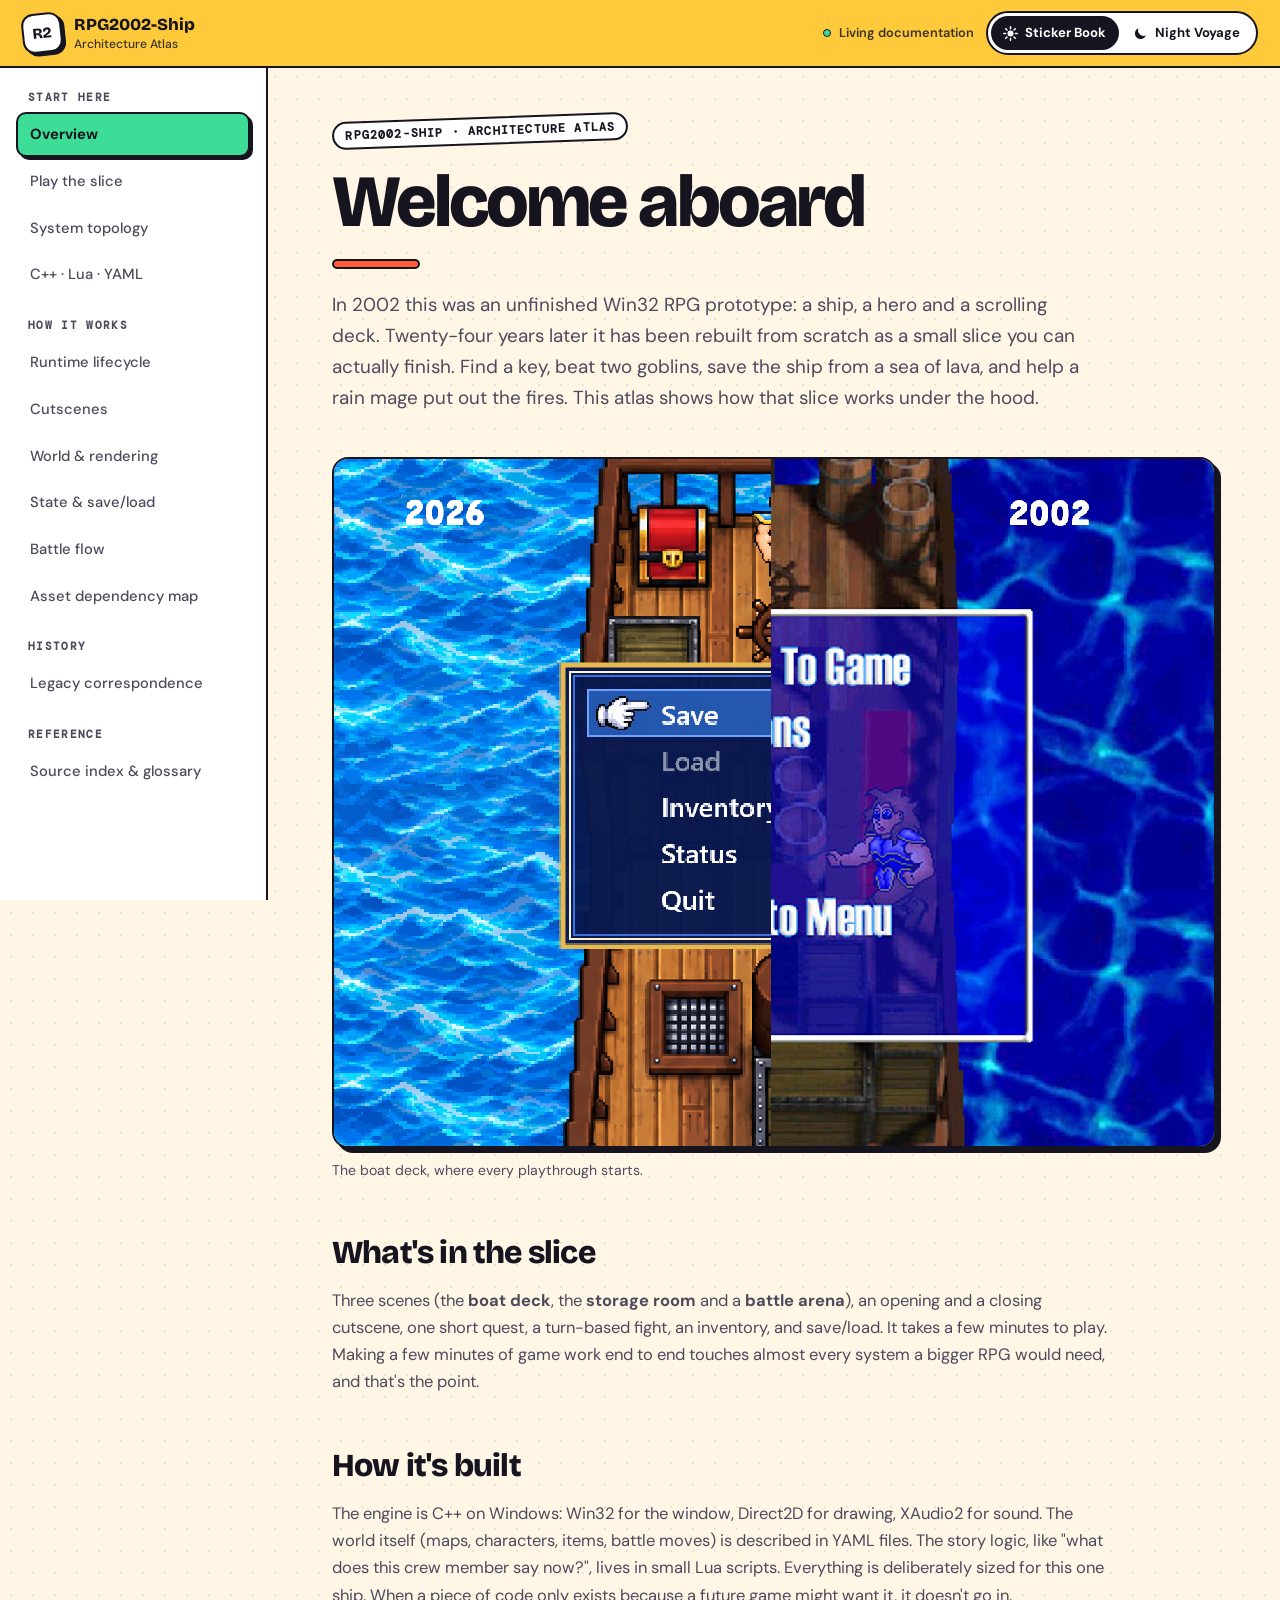
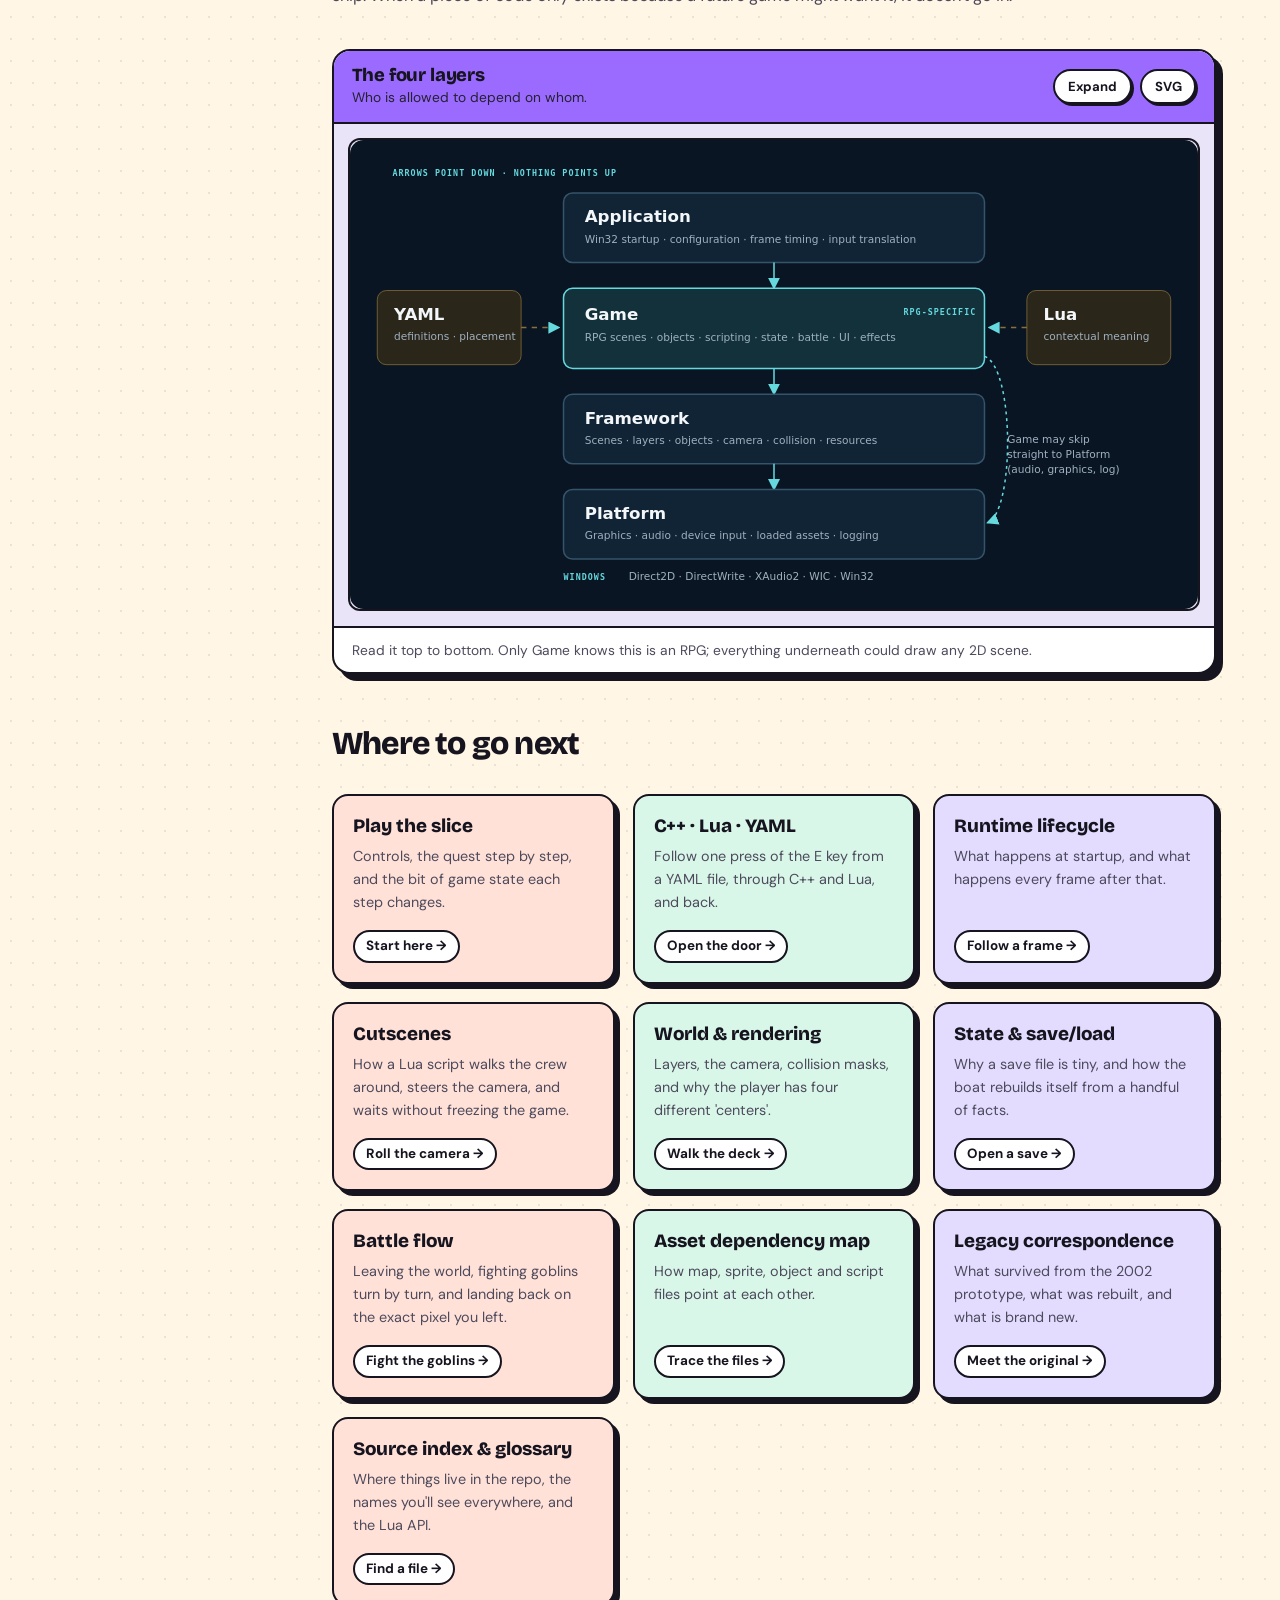
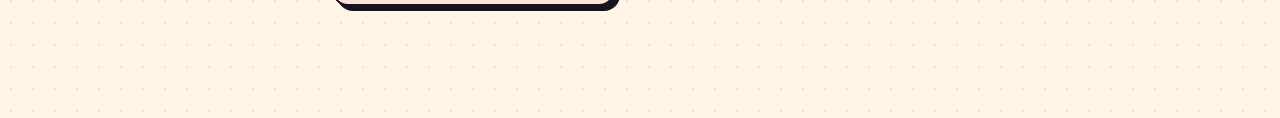
<file: docs/site-docs/index.html>
<!doctype html>
<html lang="en">
<head>
  <meta charset="utf-8">
  <meta name="viewport" content="width=device-width, initial-scale=1">
  <meta name="description" content="Living architecture and game-flow documentation for RPG2002-Ship.">
  <meta name="theme-color" content="#ffc93c">
  <title>RPG2002-Ship Architecture Atlas</title>
  <script>
    // Apply the saved theme before first paint so the page never flashes the other one.
    (function () {
      var theme = "sticker";
      try { if (localStorage.getItem("atlas-theme") === "voyage") theme = "voyage"; } catch (e) {}
      document.documentElement.dataset.theme = theme;
    })();
  </script>
  <link rel="preconnect" href="https://fonts.googleapis.com">
  <link rel="preconnect" href="https://fonts.gstatic.com" crossorigin>
  <link rel="stylesheet" href="https://fonts.googleapis.com/css2?family=Bricolage+Grotesque:opsz,wght@12..96,500..800&amp;family=DM+Mono:wght@400;500&amp;family=DM+Sans:opsz,wght@9..40,400..700&amp;family=Inter:wght@400;500;600;700&amp;family=JetBrains+Mono:wght@400;600&amp;display=swap">
  <link rel="stylesheet" href="styles.css">
</head>
<body>
  <a class="skip-link" href="#content">Skip to documentation</a>
  <div class="site-shell">
    <header class="topbar">
      <a class="brand" href="#overview" aria-label="RPG2002-Ship Architecture Atlas home">
        <span class="brand-mark" aria-hidden="true">R2</span>
        <span>
          <strong>RPG2002-Ship</strong>
          <small>Architecture Atlas</small>
        </span>
      </a>
      <div class="topbar-actions">
        <span class="status"><span aria-hidden="true"></span> Living documentation</span>
        <div class="theme-switch" role="group" aria-label="Color theme">
          <button type="button" data-theme-choice="sticker" aria-pressed="true">
            <svg viewBox="0 0 16 16" aria-hidden="true"><circle cx="8" cy="8" r="3.2" fill="currentColor"/><path d="M8 .8v2M8 13.2v2M.8 8h2M13.2 8h2M2.9 2.9l1.4 1.4M11.7 11.7l1.4 1.4M2.9 13.1l1.4-1.4M11.7 4.3l1.4-1.4" stroke="currentColor" stroke-width="1.6" stroke-linecap="round"/></svg>
            <span class="label">Sticker Book</span>
          </button>
          <button type="button" data-theme-choice="voyage" aria-pressed="false">
            <svg viewBox="0 0 16 16" aria-hidden="true"><path d="M13.6 10.2A6 6 0 0 1 5.8 2.4a6 6 0 1 0 7.8 7.8z" fill="currentColor"/></svg>
            <span class="label">Night Voyage</span>
          </button>
        </div>
        <button class="menu-button" type="button" aria-expanded="false" aria-controls="site-nav">Browse</button>
      </div>
    </header>

    <aside class="sidebar" id="site-nav">
      <nav aria-label="Documentation">
        <p class="nav-label">Start here</p>
        <a href="#overview" data-route="overview">Overview</a>
        <a href="#play" data-route="play">Play the slice</a>
        <a href="#topology" data-route="topology">System topology</a>
        <a href="#responsibilities" data-route="responsibilities">C++ · Lua · YAML</a>

        <p class="nav-label">How it works</p>
        <a href="#runtime" data-route="runtime">Runtime lifecycle</a>
        <a href="#cutscenes" data-route="cutscenes">Cutscenes</a>
        <a href="#world-rendering" data-route="world-rendering">World &amp; rendering</a>
        <a href="#state-save-load" data-route="state-save-load">State &amp; save/load</a>
        <a href="#battle-flow" data-route="battle-flow">Battle flow</a>
        <a href="#asset-dependencies" data-route="asset-dependencies">Asset dependency map</a>

        <p class="nav-label">History</p>
        <a href="#legacy-correspondence" data-route="legacy-correspondence">Legacy correspondence</a>

        <p class="nav-label">Reference</p>
        <a href="#source-index" data-route="source-index">Source index &amp; glossary</a>
      </nav>
    </aside>

    <main id="content" tabindex="-1">
      <noscript>
        <article class="doc-page"><h1>JavaScript is required</h1><p>This atlas uses a small client-side router to display its documentation pages.</p></article>
      </noscript>
    </main>
  </div>

  <dialog class="diagram-dialog" aria-label="Expanded diagram">
    <form method="dialog"><button type="submit" aria-label="Close expanded diagram">Close</button></form>
    <img alt="">
  </dialog>

  <script src="app.js"></script>
</body>
</html>
</file>
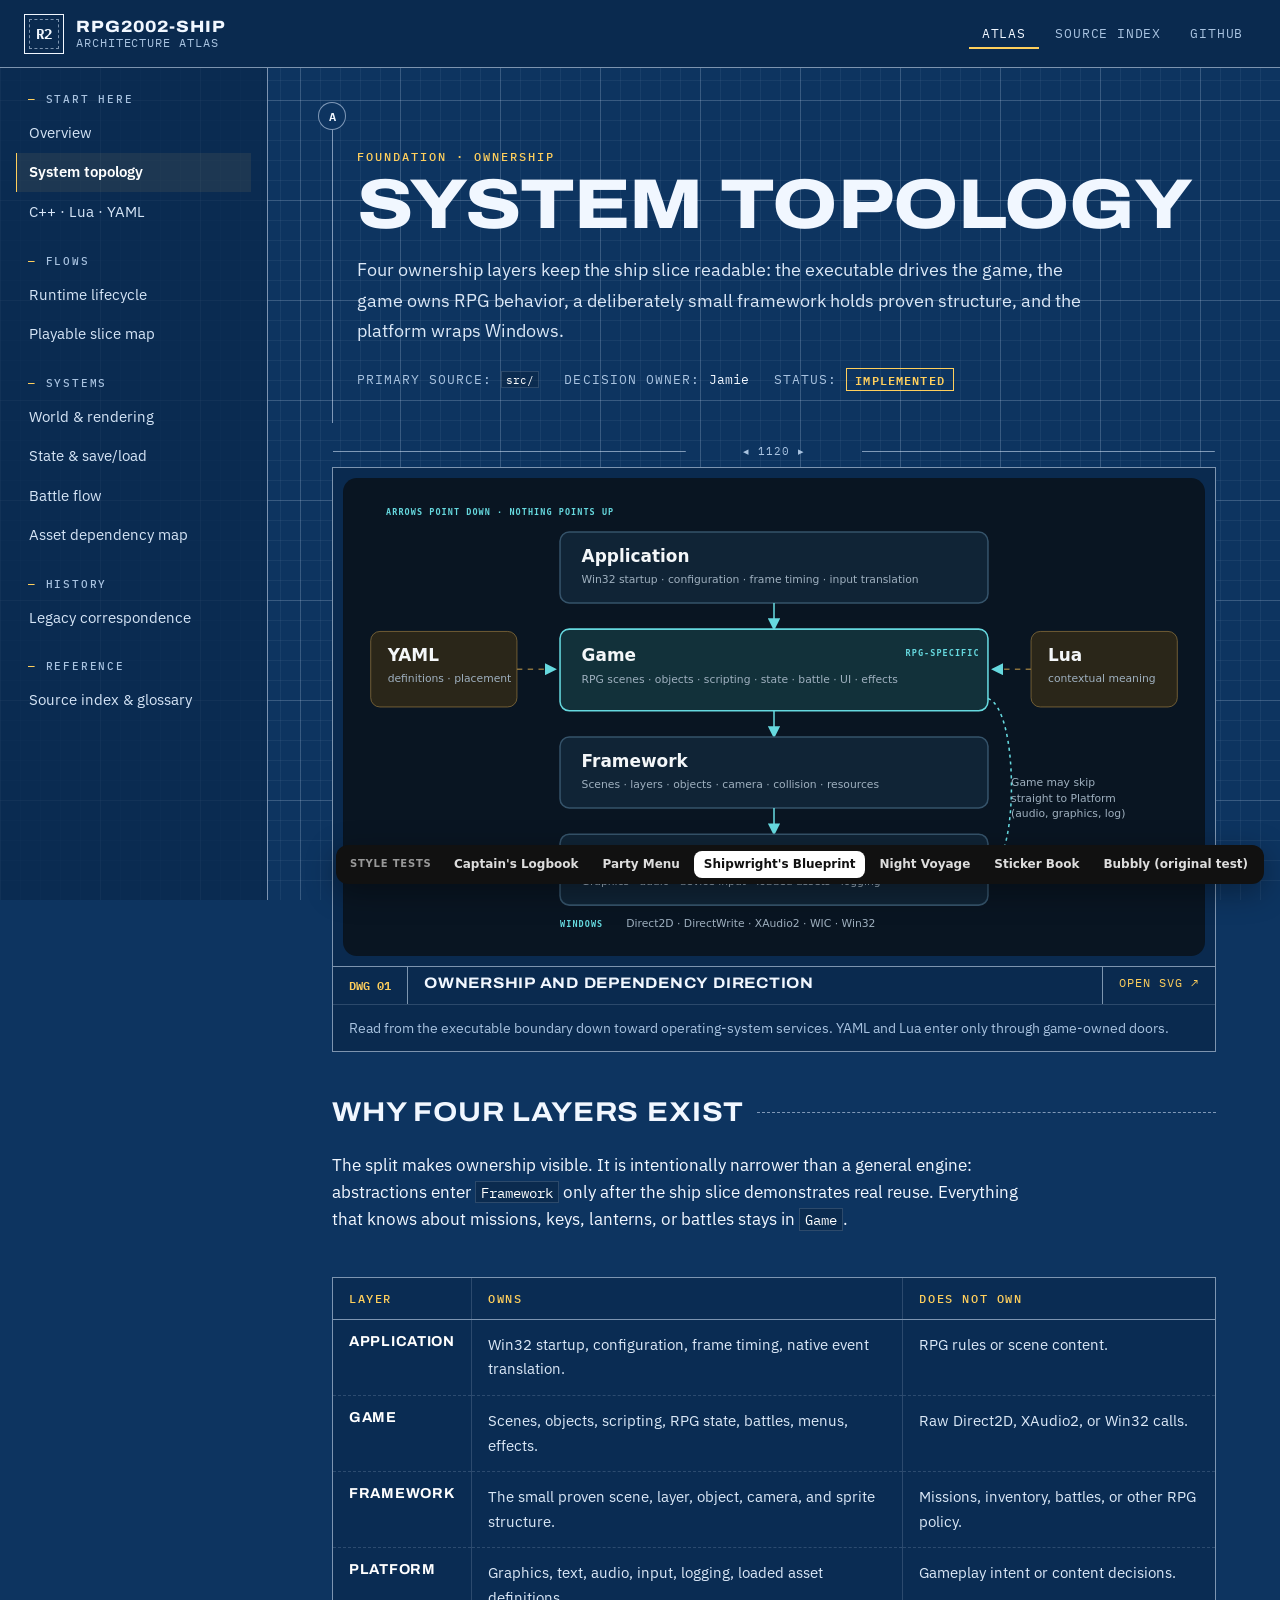
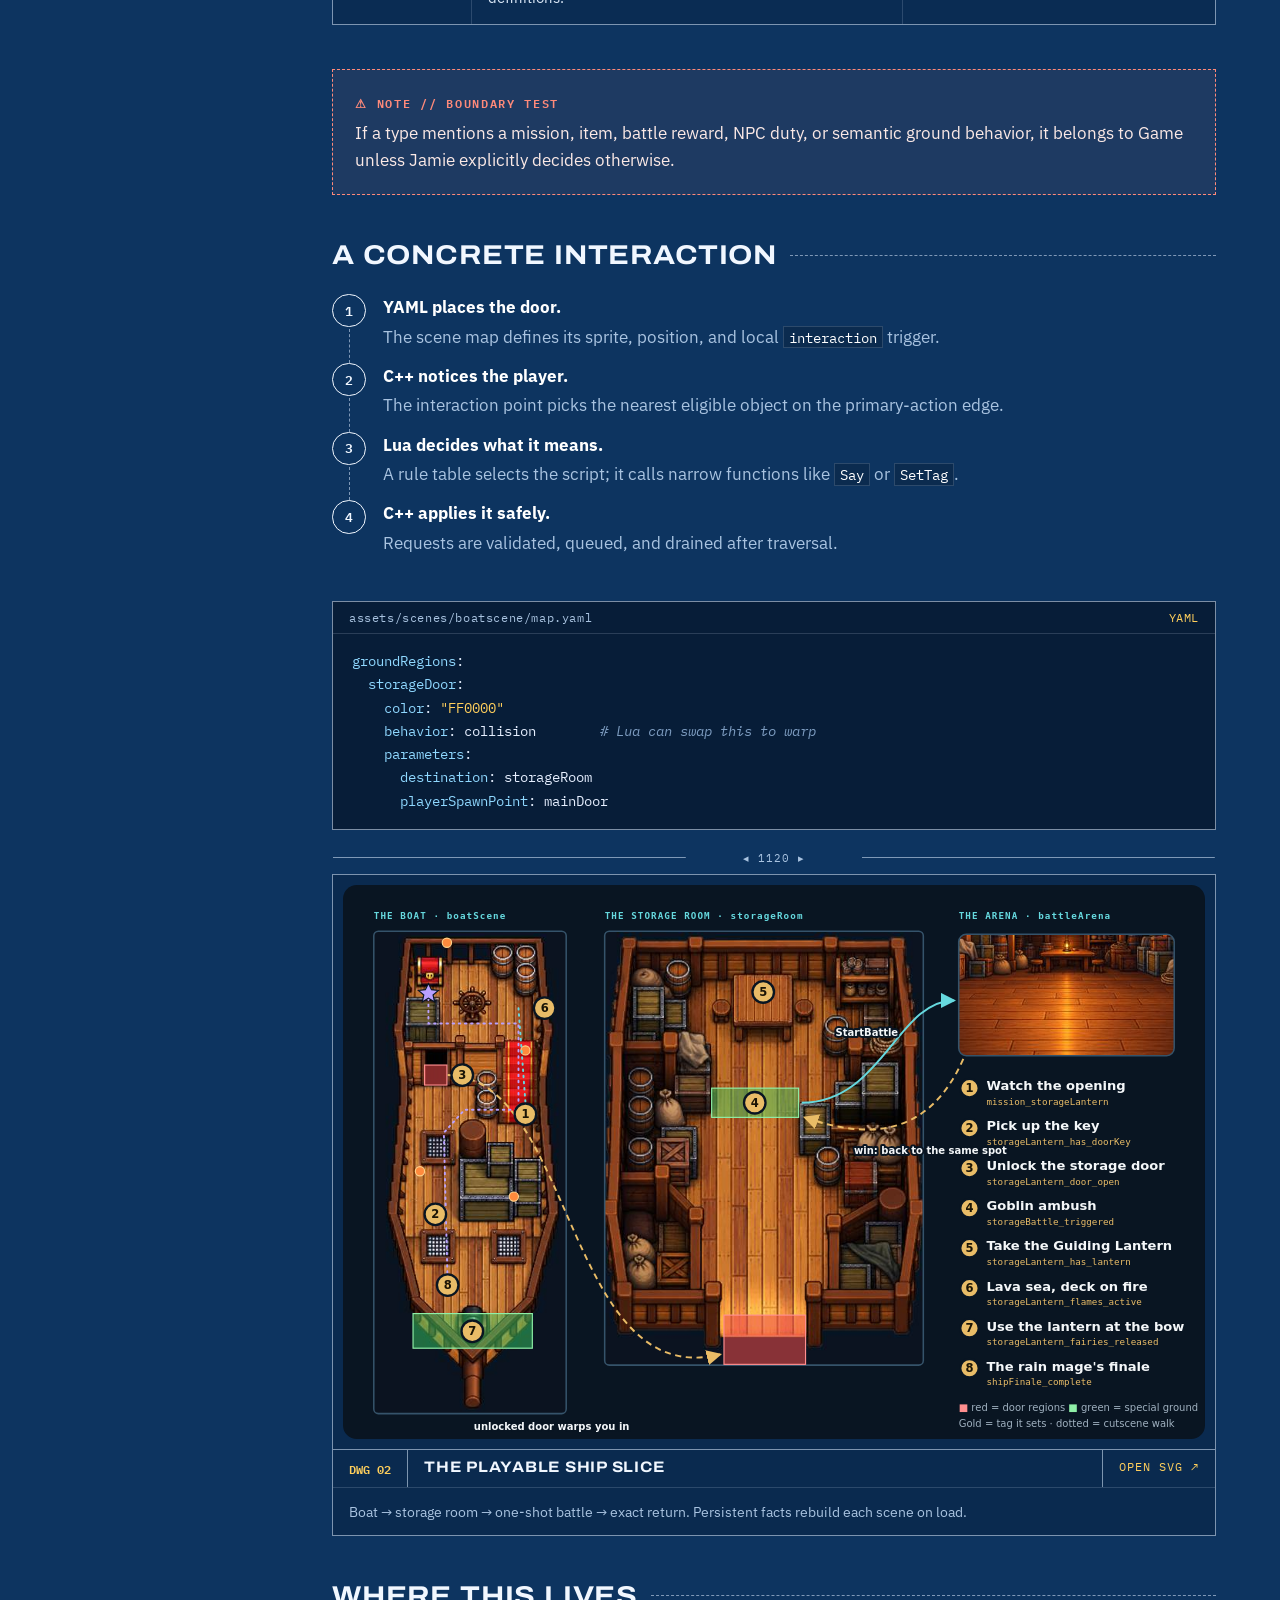
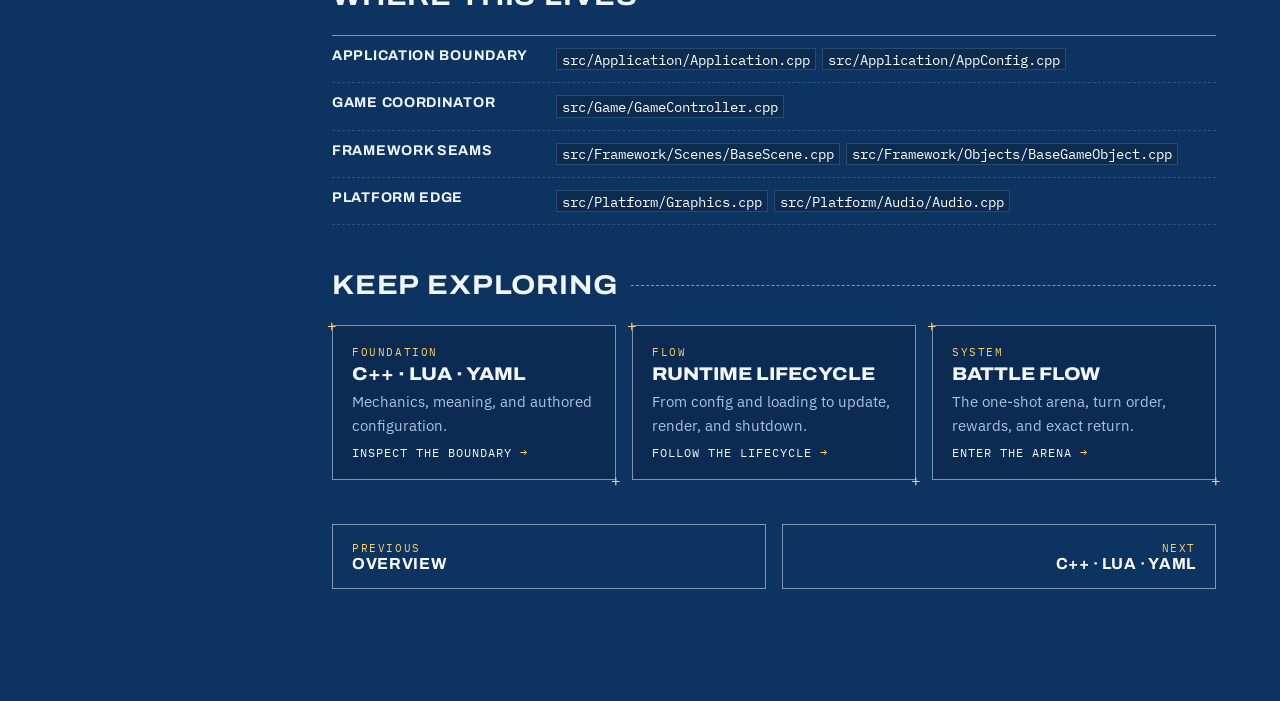
<file: docs/site-docs/style-test-blueprint.html>
<!doctype html>
<html lang="en" data-theme="blueprint">
<head>
  <meta charset="utf-8">
  <meta name="viewport" content="width=device-width, initial-scale=1">
  <meta name="description" content="Theme experiment for the RPG2002-Ship Architecture Atlas: Shipwright's Blueprint.">
  <title>Shipwright's Blueprint · Atlas style test</title>
  <link rel="preconnect" href="https://fonts.googleapis.com">
  <link rel="preconnect" href="https://fonts.gstatic.com" crossorigin>
  <link rel="stylesheet" href="https://fonts.googleapis.com/css2?family=Archivo:wdth,wght@62..125,400..800&amp;family=IBM+Plex+Sans:wght@400;500;600&amp;family=IBM+Plex+Mono:wght@400;500;600&amp;display=swap">
  <style>
    /* ---- shared layout (identical across style tests) ---- */
    :root { --sidebar-w: 268px; --topbar-h: 68px; --content-w: 920px; }
    *, *::before, *::after { box-sizing: border-box; }
    html { scroll-behavior: smooth; scroll-padding-top: calc(var(--topbar-h) + 1.5rem); -webkit-text-size-adjust: 100%; }
    body { margin: 0; min-width: 320px; background: var(--bg); color: var(--ink); font-family: var(--font-body); font-size: 16.5px; line-height: 1.65; }
    img { max-width: 100%; }
    h1, h2, h3, p { margin-top: 0; }
    .skip-link { position: absolute; left: 1rem; top: -4rem; z-index: 50; padding: .6rem 1rem; background: var(--ink); color: var(--bg); }
    .skip-link:focus { top: 1rem; }
    :focus-visible { outline: 3px solid var(--focus, var(--accent)); outline-offset: 3px; }

    .topbar { position: fixed; inset: 0 0 auto; z-index: 20; height: var(--topbar-h); display: flex; align-items: center; justify-content: space-between; gap: 1rem; padding: 0 1.5rem; }
    .brand { display: inline-flex; align-items: center; gap: .75rem; text-decoration: none; color: inherit; }
    .brand-mark { display: grid; place-items: center; flex: 0 0 auto; width: 40px; height: 40px; }
    .brand-text strong, .brand-text small { display: block; line-height: 1.2; }
    .top-links { display: flex; gap: .25rem; }
    .top-links a { padding: .45rem .8rem; text-decoration: none; }

    .layout { padding-top: var(--topbar-h); }
    .sidebar { position: fixed; top: var(--topbar-h); bottom: 0; left: 0; width: var(--sidebar-w); overflow-y: auto; padding: 1.5rem 1rem 6rem; }
    .nav-group { margin-bottom: 1.35rem; }
    .nav-label { margin: 0 .75rem .45rem; }
    .sidebar a { display: block; padding: .48rem .75rem; text-decoration: none; }

    main { margin-left: var(--sidebar-w); padding: 3rem clamp(1.25rem, 5vw, 4.5rem) 7rem; outline: none; }
    .page { max-width: var(--content-w); margin: 0 auto; }
    .page > * + * { margin-top: 2.75rem; }

    .page-hero h1 { margin: .35rem 0 .9rem; }
    .lede { max-width: 46rem; margin-bottom: 1.4rem; }
    .meta { display: flex; flex-wrap: wrap; gap: .6rem 1.6rem; margin: 0; padding: 0; list-style: none; }
    .meta li { display: flex; align-items: center; gap: .55rem; }

    .diagram { margin-left: 0; margin-right: 0; }
    .diagram-head { display: flex; align-items: baseline; flex-wrap: wrap; gap: .4rem .9rem; }
    .fig-open { margin-left: auto; text-decoration: none; }
    .diagram-frame img { display: block; width: 100%; height: auto; }

    .prose p { max-width: 44rem; }
    .table-wrap { overflow-x: auto; }
    table { width: 100%; border-collapse: collapse; }
    th, td { text-align: left; vertical-align: top; padding: .8rem 1rem; }

    .callout p { margin: 0; }
    .steps { margin: 1.2rem 0 0; padding: 0; list-style: none; counter-reset: step; display: grid; gap: .75rem; }
    .steps li { counter-increment: step; position: relative; display: grid; gap: .15rem; padding-left: 3.2rem; }
    .steps li::before { content: counter(step); position: absolute; left: 0; top: 0; display: grid; place-items: center; width: 2.1rem; height: 2.1rem; }

    .code-block { margin-left: 0; margin-right: 0; overflow: hidden; }
    .code-block figcaption { display: flex; justify-content: space-between; gap: 1rem; }
    .code-block pre { margin: 0; overflow-x: auto; }

    .sources dl { margin: 0; display: grid; }
    .sources dl > div { display: grid; grid-template-columns: minmax(10rem, 13rem) 1fr; gap: 1rem; padding: .75rem 0; }
    .sources dt, .sources dd { margin: 0; }
    .sources dd { display: flex; flex-wrap: wrap; gap: .4rem; }

    .cards { display: grid; grid-template-columns: repeat(auto-fit, minmax(220px, 1fr)); gap: 1rem; margin-top: 1rem; }
    .card { display: flex; flex-direction: column; gap: .35rem; padding: 1.2rem; text-decoration: none; color: inherit; }
    .card p { margin: 0; flex: 1; }
    .pager { display: grid; grid-template-columns: 1fr 1fr; gap: 1rem; }
    .pager a { display: flex; flex-direction: column; padding: 1rem 1.2rem; text-decoration: none; }
    .pager .next-link { text-align: right; }

    .theme-switch { position: fixed; right: 1rem; bottom: 1rem; z-index: 30; display: flex; flex-wrap: wrap; align-items: center; gap: .3rem; max-width: calc(100% - 2rem); padding: .4rem; border-radius: 12px; background: #111; color: #ddd; font: 600 12px/1 system-ui, sans-serif; box-shadow: 0 8px 30px rgba(0,0,0,.35); }
    .theme-switch span { padding: 0 .5rem; color: #999; text-transform: uppercase; letter-spacing: .08em; font-size: 10px; }
    .theme-switch a { padding: .45rem .6rem; border-radius: 8px; color: #ddd; text-decoration: none; }
    .theme-switch a:hover { background: #2a2a2a; }
    .theme-switch a[aria-current] { background: #fff; color: #111; }

    @media (max-width: 900px) {
      :root { --sidebar-w: 0px; }
      .top-links { display: none; }
      .sidebar { position: sticky; top: var(--topbar-h); z-index: 15; width: 100%; height: auto; overflow-x: auto; overflow-y: hidden; padding: .55rem .75rem; display: block; }
      .sidebar nav { display: flex; gap: .25rem; }
      .nav-group { display: contents; }
      .nav-label { display: none; }
      .sidebar a { flex: 0 0 auto; white-space: nowrap; font-size: .85rem; }
      main { margin-left: 0; padding: 2rem 1rem 8rem; }
      .sources dl > div { grid-template-columns: 1fr; gap: .35rem; }
      .theme-switch { left: .75rem; right: .75rem; flex-wrap: nowrap; overflow-x: auto; white-space: nowrap; }
    }
    @media (prefers-reduced-motion: reduce) {
      *, *::before, *::after { animation: none !important; transition: none !important; scroll-behavior: auto !important; }
    }

    /* ---- Shipwright's Blueprint: drafting grid, white linework, title blocks on every drawing ---- */
    :root {
      color-scheme: dark;
      --bg: #0d3460;
      --bg-deep: #0a2a4f;
      --ink: #f1f7ff;
      --muted: #a9c3e0;
      --line: rgba(220,236,255,.55);
      --line-faint: rgba(220,236,255,.16);
      --accent: #ffcf5c;      /* drafting highlighter */
      --red: #ff8a7a;         /* correction pencil */
      --font-body: "IBM Plex Sans", system-ui, sans-serif;
      --font-head: "Archivo", "Arial Narrow", sans-serif;
      --font-mono: "IBM Plex Mono", ui-monospace, monospace;
    }
    body {
      background-color: var(--bg);
      background-image:
        linear-gradient(var(--line-faint) 1px, transparent 1px),
        linear-gradient(90deg, var(--line-faint) 1px, transparent 1px),
        linear-gradient(rgba(220,236,255,.06) 1px, transparent 1px),
        linear-gradient(90deg, rgba(220,236,255,.06) 1px, transparent 1px);
      background-size: 100px 100px, 100px 100px, 20px 20px, 20px 20px;
      background-attachment: fixed;
    }
    a { color: var(--accent); }

    .topbar { background: var(--bg-deep); border-bottom: 1.5px solid var(--line); }
    .brand-mark { border: 1.5px solid var(--ink); color: var(--ink); font: 700 14px/1 var(--font-mono); position: relative; }
    .brand-mark::after { content: ""; position: absolute; inset: 4px; border: 1px dashed var(--line); }
    .brand-text strong { font: 800 1.02rem var(--font-head); letter-spacing: .06em; text-transform: uppercase; font-stretch: 112%; }
    .brand-text small { color: var(--muted); font: .72rem var(--font-mono); letter-spacing: .08em; text-transform: uppercase; }
    .top-links a { color: var(--muted); font: .82rem var(--font-mono); text-transform: uppercase; letter-spacing: .06em; }
    .top-links a:hover, .top-links a[aria-current] { color: var(--ink); box-shadow: inset 0 -2px var(--accent); }

    .sidebar { background: rgba(10,42,79,.82); border-right: 1.5px solid var(--line); }
    .nav-label { color: var(--muted); font: 500 .7rem var(--font-mono); letter-spacing: .16em; text-transform: uppercase; }
    .nav-label::before { content: "— "; color: var(--accent); }
    .sidebar a { color: #d6e5f6; font-size: .92rem; border-left: 1.5px solid transparent; }
    .sidebar a:hover { color: #fff; border-left-color: var(--line); background: rgba(255,255,255,.04); }
    .sidebar a.active { color: #fff; font-weight: 600; border-left-color: var(--accent); background: rgba(255,207,92,.08); }

    .eyebrow { margin: 0; color: var(--accent); font: 500 .78rem var(--font-mono); letter-spacing: .16em; text-transform: uppercase; }
    .page-hero { position: relative; padding: 2rem 0 2rem 1.5rem; border-left: 1.5px solid var(--line); }
    .page-hero::before { content: "A"; position: absolute; left: -15px; top: -14px; display: grid; place-items: center; width: 28px; height: 28px; border: 1.5px solid var(--line); border-radius: 50%; background: var(--bg); color: var(--ink); font: 600 .75rem var(--font-mono); }
    h1 { font: 800 clamp(2.6rem, 6vw, 4.4rem)/1 var(--font-head); font-stretch: 115%; letter-spacing: -.01em; text-transform: uppercase; }
    h2 { display: flex; align-items: center; gap: .8rem; font: 700 clamp(1.3rem, 2.6vw, 1.7rem)/1.2 var(--font-head); font-stretch: 112%; text-transform: uppercase; letter-spacing: .03em; }
    h2::after { content: ""; flex: 1; height: 0; border-top: 1px dashed var(--line); }
    .lede { color: #dbe8f7; font-size: 1.15rem; }
    .meta li { font: .8rem var(--font-mono); }
    .meta span { color: var(--muted); text-transform: uppercase; letter-spacing: .08em; }
    .meta span::after { content: ":"; }
    .badge { padding: .05rem .5rem; border: 1.5px solid var(--accent); color: var(--accent); font: 600 .72rem var(--font-mono); letter-spacing: .1em; text-transform: uppercase; }
    code { padding: .05em .35em; border: 1px solid var(--line-faint); color: #fff; background: rgba(0,0,0,.18); font: .86em var(--font-mono); }

    /* Drawings: dimension rule above, title block below */
    .page { counter-reset: dwg; }
    .diagram { counter-increment: dwg; position: relative; border: 1.5px solid var(--line); background: var(--bg-deep); }
    .diagram::before { content: "◂ 1120 ▸"; position: absolute; left: 0; right: 0; top: -1.5rem; text-align: center; color: var(--muted); font: .68rem var(--font-mono); letter-spacing: .1em;
      background: linear-gradient(var(--line), var(--line)) left 50% / 40% 1px no-repeat, linear-gradient(var(--line), var(--line)) right 50% / 40% 1px no-repeat; }
    .diagram-head { display: grid; grid-template-columns: auto 1fr auto; align-items: stretch; gap: 0; border-top: 1.5px solid var(--line); order: 2; }
    .diagram { display: flex; flex-direction: column; }
    .diagram-frame { order: 1; padding: 10px; }
    .diagram-note { order: 3; margin: 0; padding: .7rem 1rem; border-top: 1px solid var(--line-faint); color: var(--muted); font-size: .9rem; }
    .diagram-head > * { padding: .55rem 1rem; }
    .fig-num { border-right: 1.5px solid var(--line); color: var(--accent); font: 600 .75rem var(--font-mono); letter-spacing: .1em; font-size: 0; }
    .fig-num::before { content: "DWG " counter(dwg, decimal-leading-zero); font-size: .75rem; }
    .fig-title { font: 700 .95rem var(--font-head); text-transform: uppercase; letter-spacing: .05em; font-stretch: 110%; }
    .fig-open { border-left: 1.5px solid var(--line); font: .75rem var(--font-mono); text-transform: uppercase; letter-spacing: .08em; }

    .table-wrap { border: 1.5px solid var(--line); background: rgba(10,42,79,.75); }
    th { color: var(--accent); font: 500 .72rem var(--font-mono); letter-spacing: .14em; text-transform: uppercase; border-bottom: 1.5px solid var(--line); }
    td { border-bottom: 1px dashed var(--line-faint); font-size: .94rem; color: #dbe8f7; }
    td + td, th + th { border-left: 1px solid var(--line-faint); }
    td:first-child { color: #fff; font: 700 .9rem var(--font-head); text-transform: uppercase; letter-spacing: .05em; white-space: nowrap; }
    tr:last-child td { border-bottom: 0; }

    .callout { position: relative; padding: 1.2rem 1.4rem; border: 1.5px dashed var(--red); background: rgba(255,138,122,.07); }
    .callout-label { display: inline-block; margin-bottom: .45rem; color: var(--red); font: 600 .75rem var(--font-mono); letter-spacing: .14em; text-transform: uppercase; }
    .callout-label::before { content: "⚠ NOTE // "; }
    .callout p { color: #fbe9e6; }

    .steps li::before { border: 1.5px solid var(--ink); border-radius: 50%; font: 600 .82rem var(--font-mono); background: var(--bg); }
    .steps li:not(:last-child)::after { content: ""; position: absolute; left: 1.05rem; top: 2.2rem; bottom: -.75rem; border-left: 1px dashed var(--line); }
    .steps li strong { color: #fff; }
    .steps li span { color: var(--muted); }

    .code-block { border: 1.5px solid var(--line); background: #071d38; }
    .code-block figcaption { padding: .5rem 1rem; border-bottom: 1px solid var(--line-faint); color: var(--muted); font: .75rem var(--font-mono); letter-spacing: .05em; }
    .code-lang { color: var(--accent); }
    .code-block pre { padding: 1rem 1.2rem; color: #e6efff; font: .88rem/1.65 var(--font-mono); }
    .code-block code { padding: 0; border: 0; background: none; color: inherit; font: inherit; }
    .k { color: #8fd8ff; } .s { color: var(--accent); } .c { color: #7d9cc0; font-style: italic; }

    .sources dl { border-top: 1.5px solid var(--line); }
    .sources dl > div { border-bottom: 1px dashed var(--line-faint); }
    .sources dt { font: 700 .88rem var(--font-head); text-transform: uppercase; letter-spacing: .05em; }

    .card { position: relative; border: 1.5px solid var(--line); background: rgba(10,42,79,.8); transition: background .15s, border-color .15s; }
    .card::before, .card::after { content: "+"; position: absolute; color: var(--accent); font: 400 1rem/1 var(--font-mono); }
    .card::before { top: -.55rem; left: -.38rem; }
    .card::after { bottom: -.55rem; right: -.38rem; }
    .card:hover { border-color: var(--accent); background: rgba(255,207,92,.06); }
    .card-kicker { color: var(--accent); font: .7rem var(--font-mono); letter-spacing: .14em; text-transform: uppercase; }
    .card strong { font: 800 1.15rem var(--font-head); text-transform: uppercase; font-stretch: 112%; }
    .card p { color: var(--muted); font-size: .92rem; }
    .card-go { color: var(--ink); font: .78rem var(--font-mono); text-transform: uppercase; letter-spacing: .08em; }
    .card-go::after { content: " →"; color: var(--accent); }

    .pager a { border: 1.5px solid var(--line); color: #fff; font: 700 1rem var(--font-head); text-transform: uppercase; letter-spacing: .04em; }
    .pager a:hover { border-color: var(--accent); }
    .pager small { color: var(--accent); font: .7rem var(--font-mono); letter-spacing: .14em; }
  </style>
</head>
<body>
  <a class="skip-link" href="#content">Skip to documentation</a>
  <header class="topbar">
    <a class="brand" href="#top" aria-label="RPG2002-Ship Architecture Atlas home">
      <span class="brand-mark" aria-hidden="true">R2</span>
      <span class="brand-text"><strong>RPG2002-Ship</strong><small>Architecture Atlas</small></span>
    </a>
    <nav class="top-links" aria-label="Site">
      <a href="#top" aria-current="page">Atlas</a>
      <a href="#sources">Source index</a>
      <a href="https://github.com/squareparticle/RPG2002-Ship">GitHub</a>
    </nav>
  </header>

  <div class="layout">
    <aside class="sidebar" aria-label="Documentation">
      <nav>
        <div class="nav-group">
          <p class="nav-label">Start here</p>
          <a href="#top">Overview</a>
          <a href="#top" class="active" aria-current="page">System topology</a>
          <a href="#top">C++ · Lua · YAML</a>
        </div>
        <div class="nav-group">
          <p class="nav-label">Flows</p>
          <a href="#top">Runtime lifecycle</a>
          <a href="#top">Playable slice map</a>
        </div>
        <div class="nav-group">
          <p class="nav-label">Systems</p>
          <a href="#top">World &amp; rendering</a>
          <a href="#top">State &amp; save/load</a>
          <a href="#top">Battle flow</a>
          <a href="#top">Asset dependency map</a>
        </div>
        <div class="nav-group">
          <p class="nav-label">History</p>
          <a href="#top">Legacy correspondence</a>
        </div>
        <div class="nav-group">
          <p class="nav-label">Reference</p>
          <a href="#top">Source index &amp; glossary</a>
        </div>
      </nav>
    </aside>

    <main id="content" tabindex="-1">
      <div class="page" id="top">
        <header class="page-hero">
          <p class="eyebrow">Foundation · Ownership</p>
          <h1>System topology</h1>
          <p class="lede">Four ownership layers keep the ship slice readable: the executable drives the game, the game owns RPG behavior, a deliberately small framework holds proven structure, and the platform wraps Windows.</p>
          <ul class="meta">
            <li><span>Primary source</span><code>src/</code></li>
            <li><span>Decision owner</span>Jamie</li>
            <li><span>Status</span><b class="badge">Implemented</b></li>
          </ul>
        </header>

        <figure class="diagram">
          <figcaption class="diagram-head">
            <span class="fig-num">Fig. 01</span>
            <span class="fig-title">Ownership and dependency direction</span>
            <a class="fig-open" href="assets/diagrams/system-topology.svg">Open SVG <span aria-hidden="true">↗</span></a>
          </figcaption>
          <div class="diagram-frame"><img src="assets/diagrams/system-topology.svg" alt="System topology: Application, Game, Framework and Platform ownership layers, with YAML and Lua entering through game-owned boundaries." width="1120" height="620"></div>
          <p class="diagram-note">Read from the executable boundary down toward operating-system services. YAML and Lua enter only through game-owned doors.</p>
        </figure>

        <section class="prose">
          <h2>Why four layers exist</h2>
          <p>The split makes ownership visible. It is intentionally narrower than a general engine: abstractions enter <code>Framework</code> only after the ship slice demonstrates real reuse. Everything that knows about missions, keys, lanterns, or battles stays in <code>Game</code>.</p>
        </section>

        <div class="table-wrap">
          <table>
            <thead><tr><th>Layer</th><th>Owns</th><th>Does not own</th></tr></thead>
            <tbody>
              <tr><td>Application</td><td>Win32 startup, configuration, frame timing, native event translation.</td><td>RPG rules or scene content.</td></tr>
              <tr><td>Game</td><td>Scenes, objects, scripting, RPG state, battles, menus, effects.</td><td>Raw Direct2D, XAudio2, or Win32 calls.</td></tr>
              <tr><td>Framework</td><td>The small proven scene, layer, object, camera, and sprite structure.</td><td>Missions, inventory, battles, or other RPG policy.</td></tr>
              <tr><td>Platform</td><td>Graphics, text, audio, input, logging, loaded asset definitions.</td><td>Gameplay intent or content decisions.</td></tr>
            </tbody>
          </table>
        </div>

        <aside class="callout">
          <span class="callout-label">Boundary test</span>
          <p>If a type mentions a mission, item, battle reward, NPC duty, or semantic ground behavior, it belongs to Game unless Jamie explicitly decides otherwise.</p>
        </aside>

        <section class="prose">
          <h2>A concrete interaction</h2>
          <ol class="steps">
            <li><strong>YAML places the door.</strong><span>The scene map defines its sprite, position, and local <code>interaction</code> trigger.</span></li>
            <li><strong>C++ notices the player.</strong><span>The interaction point picks the nearest eligible object on the primary-action edge.</span></li>
            <li><strong>Lua decides what it means.</strong><span>A rule table selects the script; it calls narrow functions like <code>Say</code> or <code>SetTag</code>.</span></li>
            <li><strong>C++ applies it safely.</strong><span>Requests are validated, queued, and drained after traversal.</span></li>
          </ol>
        </section>

        <figure class="code-block">
          <figcaption><span class="code-file">assets/scenes/boatscene/map.yaml</span><span class="code-lang">YAML</span></figcaption>
<pre><code><span class="k">groundRegions</span>:
  <span class="k">storageDoor</span>:
    <span class="k">color</span>: <span class="s">"FF0000"</span>
    <span class="k">behavior</span>: collision        <span class="c"># Lua can swap this to warp</span>
    <span class="k">parameters</span>:
      <span class="k">destination</span>: storageRoom
      <span class="k">playerSpawnPoint</span>: mainDoor</code></pre>
        </figure>

        <figure class="diagram">
          <figcaption class="diagram-head">
            <span class="fig-num">Fig. 02</span>
            <span class="fig-title">The playable ship slice</span>
            <a class="fig-open" href="assets/diagrams/game-map.svg">Open SVG <span aria-hidden="true">↗</span></a>
          </figcaption>
          <div class="diagram-frame"><img src="assets/diagrams/game-map.svg" alt="Playable ship vertical slice: boat to storage room to battle arena and back, with persistent facts driving scene reconstruction." width="1120" height="600"></div>
          <p class="diagram-note">Boat → storage room → one-shot battle → exact return. Persistent facts rebuild each scene on load.</p>
        </figure>

        <section class="sources" id="sources">
          <h2>Where this lives</h2>
          <dl>
            <div><dt>Application boundary</dt><dd><code>src/Application/Application.cpp</code> <code>src/Application/AppConfig.cpp</code></dd></div>
            <div><dt>Game coordinator</dt><dd><code>src/Game/GameController.cpp</code></dd></div>
            <div><dt>Framework seams</dt><dd><code>src/Framework/Scenes/BaseScene.cpp</code> <code>src/Framework/Objects/BaseGameObject.cpp</code></dd></div>
            <div><dt>Platform edge</dt><dd><code>src/Platform/Graphics.cpp</code> <code>src/Platform/Audio/Audio.cpp</code></dd></div>
          </dl>
        </section>

        <section class="next">
          <h2>Keep exploring</h2>
          <div class="cards">
            <a class="card" href="#top"><span class="card-kicker">Foundation</span><strong>C++ · Lua · YAML</strong><p>Mechanics, meaning, and authored configuration.</p><span class="card-go">Inspect the boundary</span></a>
            <a class="card" href="#top"><span class="card-kicker">Flow</span><strong>Runtime lifecycle</strong><p>From config and loading to update, render, and shutdown.</p><span class="card-go">Follow the lifecycle</span></a>
            <a class="card" href="#top"><span class="card-kicker">System</span><strong>Battle flow</strong><p>The one-shot arena, turn order, rewards, and exact return.</p><span class="card-go">Enter the arena</span></a>
          </div>
        </section>

        <nav class="pager" aria-label="Previous and next page">
          <a href="#top" class="prev"><small>Previous</small>Overview</a>
          <a href="#top" class="next-link"><small>Next</small>C++ · Lua · YAML</a>
        </nav>
      </div>
    </main>
  </div>

  <nav class="theme-switch" aria-label="Compare style tests">
    <span>Style tests</span>
    <a href="style-test-logbook.html">Captain's Logbook</a>
    <a href="style-test-menu.html">Party Menu</a>
    <a href="style-test-blueprint.html" aria-current="page">Shipwright's Blueprint</a>
    <a href="style-test-lantern.html">Night Voyage</a>
    <a href="style-test-sticker.html">Sticker Book</a>
    <a href="style-test.html">Bubbly (original test)</a>
  </nav>
</body>
</html>
</file>
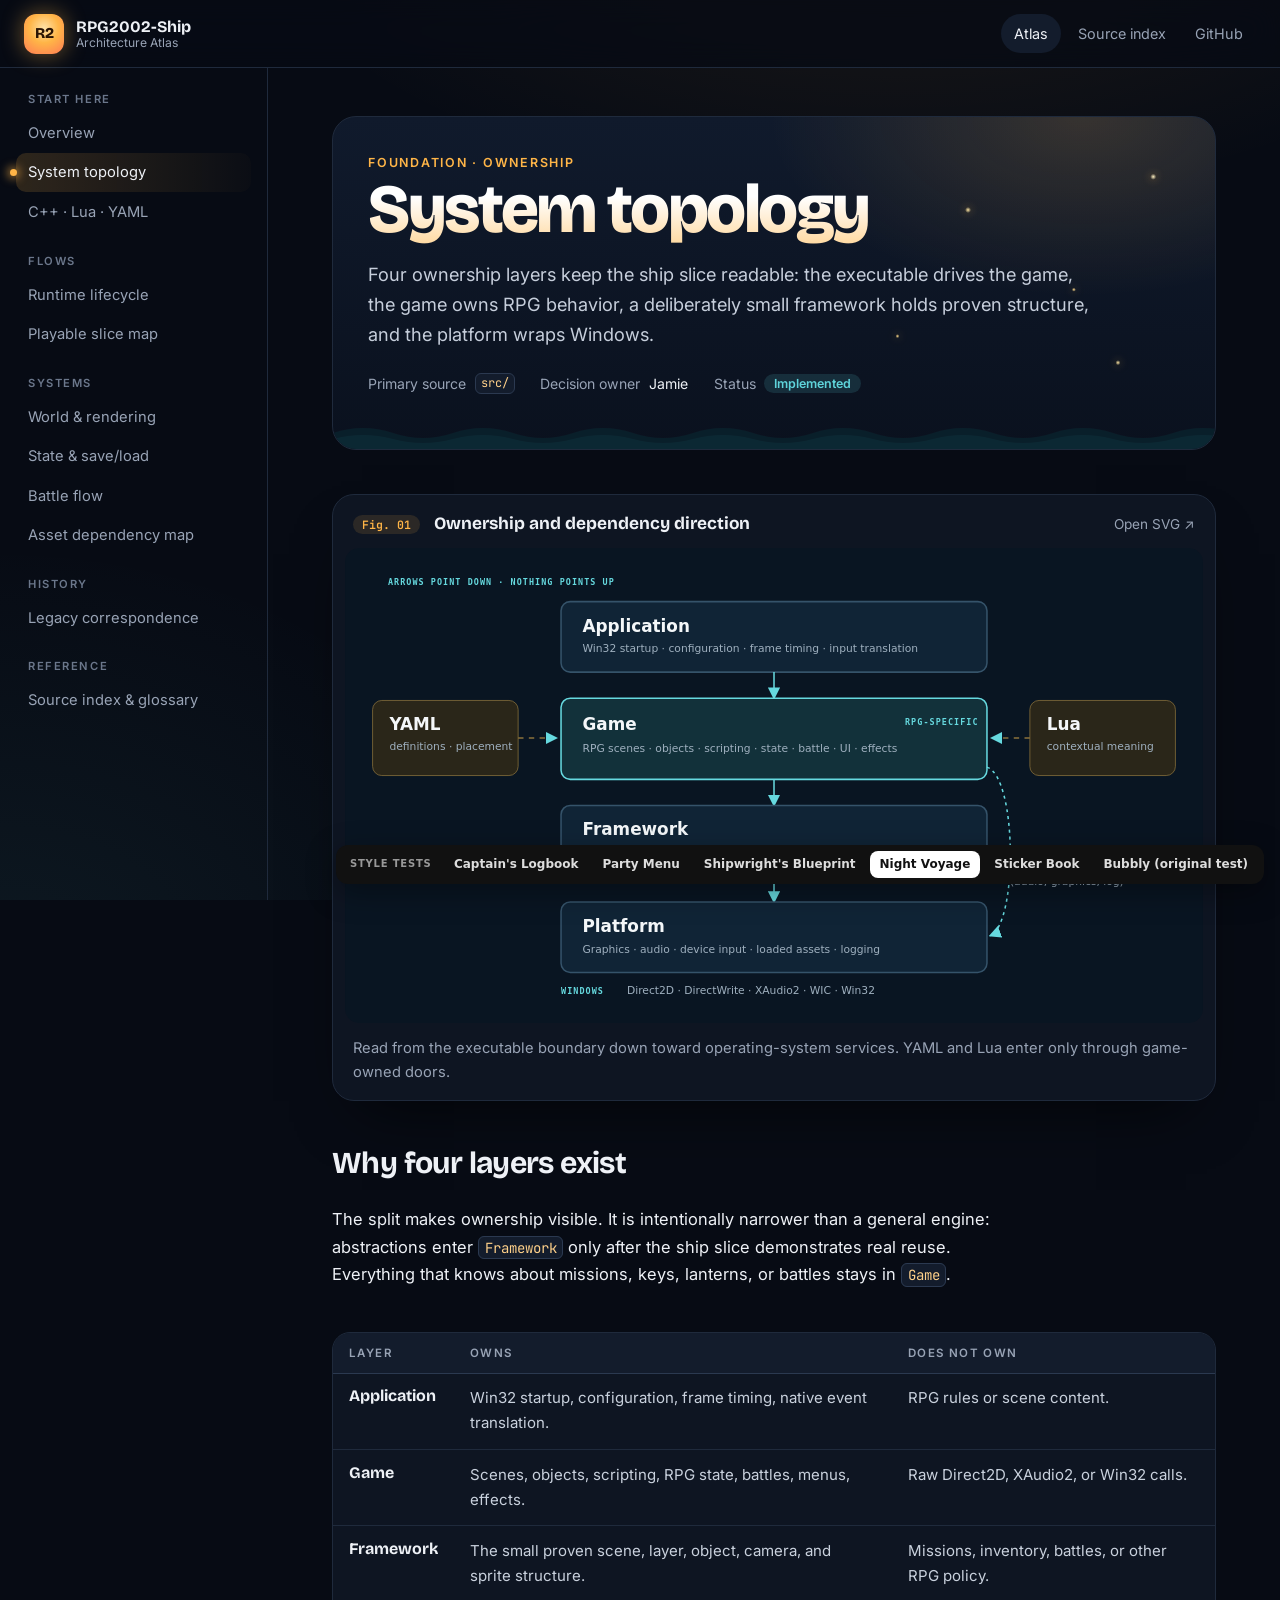
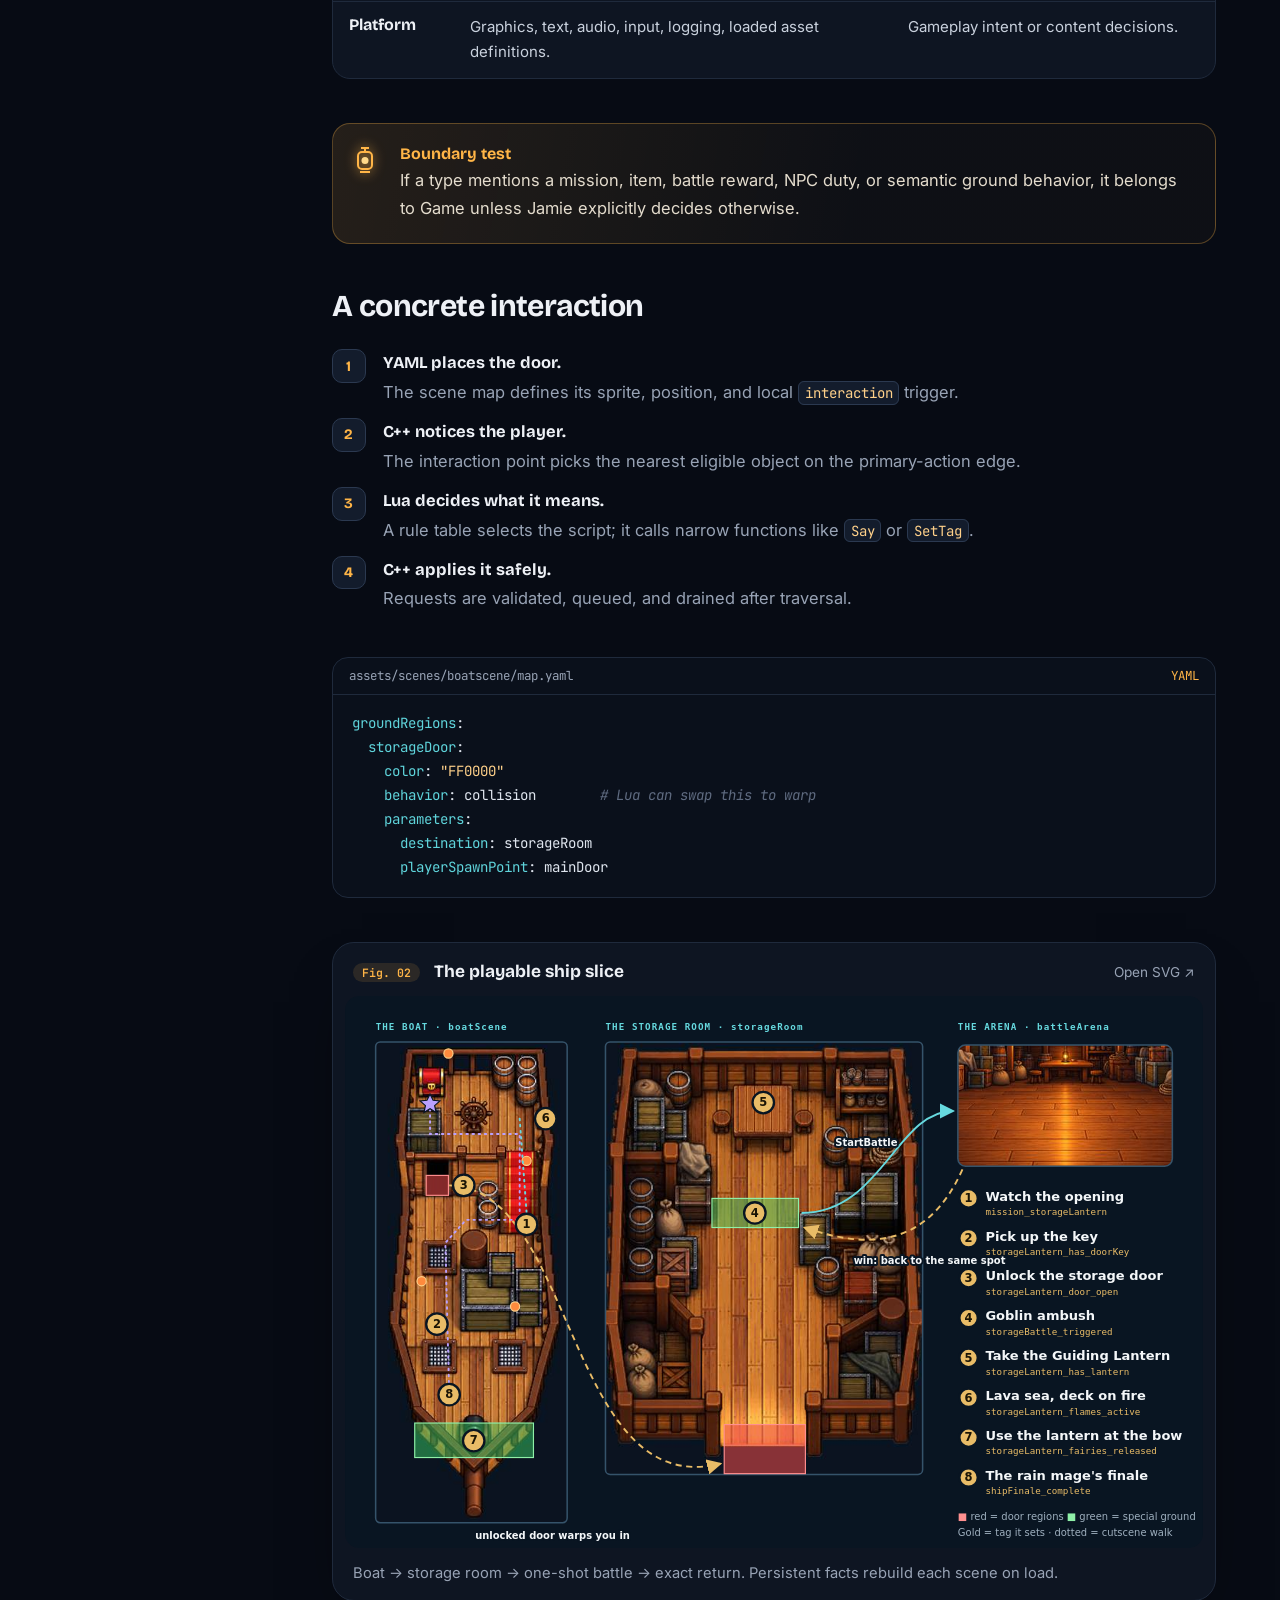
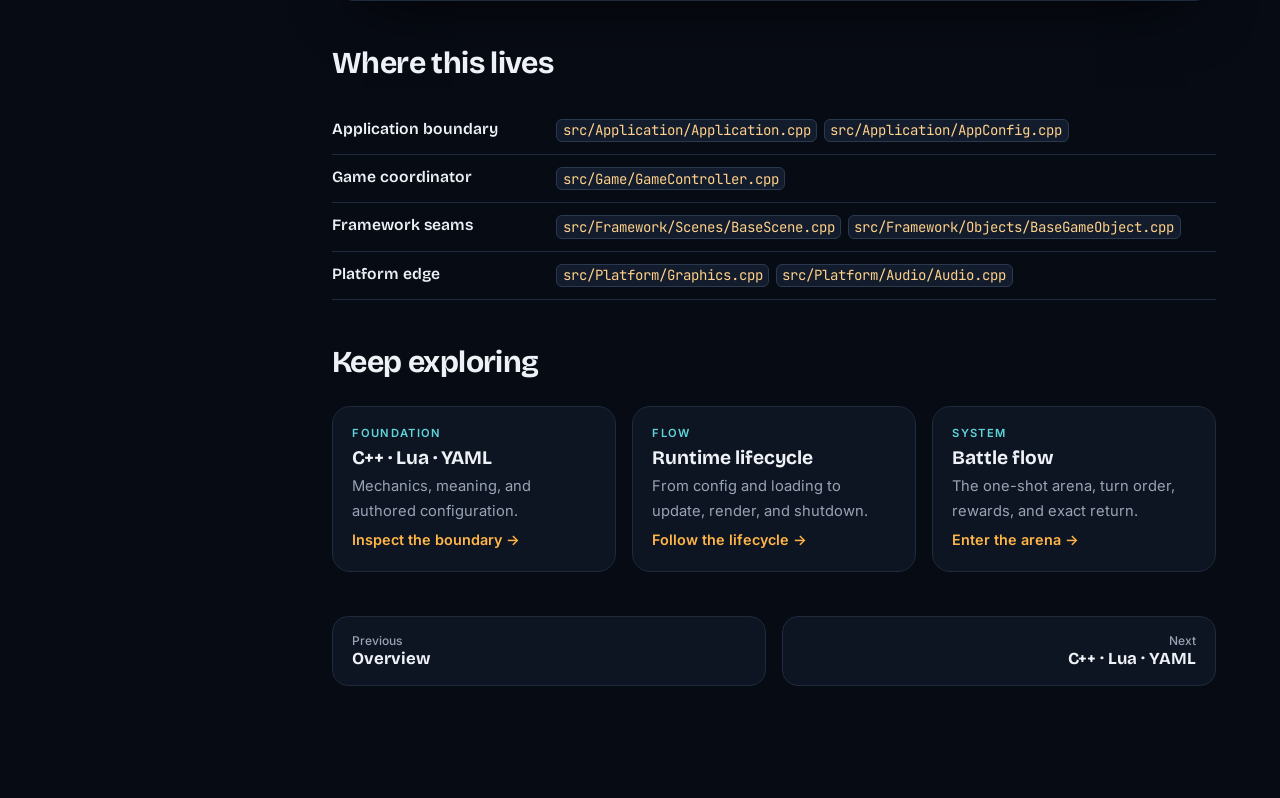
<file: docs/site-docs/style-test-lantern.html>
<!doctype html>
<html lang="en" data-theme="lantern">
<head>
  <meta charset="utf-8">
  <meta name="viewport" content="width=device-width, initial-scale=1">
  <meta name="description" content="Theme experiment for the RPG2002-Ship Architecture Atlas: Night Voyage.">
  <title>Night Voyage · Atlas style test</title>
  <link rel="preconnect" href="https://fonts.googleapis.com">
  <link rel="preconnect" href="https://fonts.gstatic.com" crossorigin>
  <link rel="stylesheet" href="https://fonts.googleapis.com/css2?family=Bricolage+Grotesque:opsz,wght@12..96,500..800&amp;family=Inter:wght@400;500;600;700&amp;family=JetBrains+Mono:wght@400;600&amp;display=swap">
  <style>
    /* ---- shared layout (identical across style tests) ---- */
    :root { --sidebar-w: 268px; --topbar-h: 68px; --content-w: 920px; }
    *, *::before, *::after { box-sizing: border-box; }
    html { scroll-behavior: smooth; scroll-padding-top: calc(var(--topbar-h) + 1.5rem); -webkit-text-size-adjust: 100%; }
    body { margin: 0; min-width: 320px; background: var(--bg); color: var(--ink); font-family: var(--font-body); font-size: 16.5px; line-height: 1.65; }
    img { max-width: 100%; }
    h1, h2, h3, p { margin-top: 0; }
    .skip-link { position: absolute; left: 1rem; top: -4rem; z-index: 50; padding: .6rem 1rem; background: var(--ink); color: var(--bg); }
    .skip-link:focus { top: 1rem; }
    :focus-visible { outline: 3px solid var(--focus, var(--accent)); outline-offset: 3px; }

    .topbar { position: fixed; inset: 0 0 auto; z-index: 20; height: var(--topbar-h); display: flex; align-items: center; justify-content: space-between; gap: 1rem; padding: 0 1.5rem; }
    .brand { display: inline-flex; align-items: center; gap: .75rem; text-decoration: none; color: inherit; }
    .brand-mark { display: grid; place-items: center; flex: 0 0 auto; width: 40px; height: 40px; }
    .brand-text strong, .brand-text small { display: block; line-height: 1.2; }
    .top-links { display: flex; gap: .25rem; }
    .top-links a { padding: .45rem .8rem; text-decoration: none; }

    .layout { padding-top: var(--topbar-h); }
    .sidebar { position: fixed; top: var(--topbar-h); bottom: 0; left: 0; width: var(--sidebar-w); overflow-y: auto; padding: 1.5rem 1rem 6rem; }
    .nav-group { margin-bottom: 1.35rem; }
    .nav-label { margin: 0 .75rem .45rem; }
    .sidebar a { display: block; padding: .48rem .75rem; text-decoration: none; }

    main { margin-left: var(--sidebar-w); padding: 3rem clamp(1.25rem, 5vw, 4.5rem) 7rem; outline: none; }
    .page { max-width: var(--content-w); margin: 0 auto; }
    .page > * + * { margin-top: 2.75rem; }

    .page-hero h1 { margin: .35rem 0 .9rem; }
    .lede { max-width: 46rem; margin-bottom: 1.4rem; }
    .meta { display: flex; flex-wrap: wrap; gap: .6rem 1.6rem; margin: 0; padding: 0; list-style: none; }
    .meta li { display: flex; align-items: center; gap: .55rem; }

    .diagram { margin-left: 0; margin-right: 0; }
    .diagram-head { display: flex; align-items: baseline; flex-wrap: wrap; gap: .4rem .9rem; }
    .fig-open { margin-left: auto; text-decoration: none; }
    .diagram-frame img { display: block; width: 100%; height: auto; }

    .prose p { max-width: 44rem; }
    .table-wrap { overflow-x: auto; }
    table { width: 100%; border-collapse: collapse; }
    th, td { text-align: left; vertical-align: top; padding: .8rem 1rem; }

    .callout p { margin: 0; }
    .steps { margin: 1.2rem 0 0; padding: 0; list-style: none; counter-reset: step; display: grid; gap: .75rem; }
    .steps li { counter-increment: step; position: relative; display: grid; gap: .15rem; padding-left: 3.2rem; }
    .steps li::before { content: counter(step); position: absolute; left: 0; top: 0; display: grid; place-items: center; width: 2.1rem; height: 2.1rem; }

    .code-block { margin-left: 0; margin-right: 0; overflow: hidden; }
    .code-block figcaption { display: flex; justify-content: space-between; gap: 1rem; }
    .code-block pre { margin: 0; overflow-x: auto; }

    .sources dl { margin: 0; display: grid; }
    .sources dl > div { display: grid; grid-template-columns: minmax(10rem, 13rem) 1fr; gap: 1rem; padding: .75rem 0; }
    .sources dt, .sources dd { margin: 0; }
    .sources dd { display: flex; flex-wrap: wrap; gap: .4rem; }

    .cards { display: grid; grid-template-columns: repeat(auto-fit, minmax(220px, 1fr)); gap: 1rem; margin-top: 1rem; }
    .card { display: flex; flex-direction: column; gap: .35rem; padding: 1.2rem; text-decoration: none; color: inherit; }
    .card p { margin: 0; flex: 1; }
    .pager { display: grid; grid-template-columns: 1fr 1fr; gap: 1rem; }
    .pager a { display: flex; flex-direction: column; padding: 1rem 1.2rem; text-decoration: none; }
    .pager .next-link { text-align: right; }

    .theme-switch { position: fixed; right: 1rem; bottom: 1rem; z-index: 30; display: flex; flex-wrap: wrap; align-items: center; gap: .3rem; max-width: calc(100% - 2rem); padding: .4rem; border-radius: 12px; background: #111; color: #ddd; font: 600 12px/1 system-ui, sans-serif; box-shadow: 0 8px 30px rgba(0,0,0,.35); }
    .theme-switch span { padding: 0 .5rem; color: #999; text-transform: uppercase; letter-spacing: .08em; font-size: 10px; }
    .theme-switch a { padding: .45rem .6rem; border-radius: 8px; color: #ddd; text-decoration: none; }
    .theme-switch a:hover { background: #2a2a2a; }
    .theme-switch a[aria-current] { background: #fff; color: #111; }

    @media (max-width: 900px) {
      :root { --sidebar-w: 0px; }
      .top-links { display: none; }
      .sidebar { position: sticky; top: var(--topbar-h); z-index: 15; width: 100%; height: auto; overflow-x: auto; overflow-y: hidden; padding: .55rem .75rem; display: block; }
      .sidebar nav { display: flex; gap: .25rem; }
      .nav-group { display: contents; }
      .nav-label { display: none; }
      .sidebar a { flex: 0 0 auto; white-space: nowrap; font-size: .85rem; }
      main { margin-left: 0; padding: 2rem 1rem 8rem; }
      .sources dl > div { grid-template-columns: 1fr; gap: .35rem; }
      .theme-switch { left: .75rem; right: .75rem; flex-wrap: nowrap; overflow-x: auto; white-space: nowrap; }
    }
    @media (prefers-reduced-motion: reduce) {
      *, *::before, *::after { animation: none !important; transition: none !important; scroll-behavior: auto !important; }
    }

    /* ---- Night Voyage: deep-sea dark, warm lantern light, a few drifting fireflies ---- */
    :root {
      color-scheme: dark;
      --bg: #070b14;
      --surface: #0e1522;
      --surface-2: #131c2c;
      --ink: #eef1f6;
      --muted: #98a3b5;
      --line: #1f2a3c;
      --line-2: #2b3950;
      --accent: #ffb547;       /* lantern */
      --accent-2: #ff7b54;     /* ember */
      --sea: #5fd4db;          /* matches diagram cyan */
      --font-body: "Inter", system-ui, sans-serif;
      --font-head: "Bricolage Grotesque", "Inter", sans-serif;
      --font-mono: "JetBrains Mono", ui-monospace, monospace;
    }
    body { background: radial-gradient(60rem 30rem at 70% -8rem, rgba(255,181,71,.10), transparent 70%), radial-gradient(50rem 40rem at 0% 110%, rgba(95,212,219,.07), transparent 70%), var(--bg); background-attachment: fixed; }
    a { color: var(--accent); }

    .topbar { background: rgba(7,11,20,.78); backdrop-filter: blur(14px) saturate(140%); border-bottom: 1px solid var(--line); }
    .brand-mark { border-radius: 12px; background: radial-gradient(circle at 50% 35%, #ffe2a8, var(--accent) 45%, var(--accent-2)); color: #2a1404; font: 800 15px/1 var(--font-head); box-shadow: 0 0 22px rgba(255,181,71,.45); }
    .brand-text strong { font: 700 1rem var(--font-head); }
    .brand-text small { color: var(--muted); font-size: .76rem; }
    .top-links a { color: var(--muted); font-size: .9rem; border-radius: 999px; }
    .top-links a:hover, .top-links a[aria-current] { color: var(--ink); background: var(--surface-2); }

    .sidebar { border-right: 1px solid var(--line); }
    .nav-label { color: #6b778b; font: 600 .7rem var(--font-body); letter-spacing: .14em; text-transform: uppercase; }
    .sidebar a { position: relative; color: var(--muted); font-size: .92rem; border-radius: 10px; transition: color .15s, background .15s; }
    .sidebar a:hover { color: var(--ink); background: var(--surface); }
    .sidebar a.active { color: var(--ink); background: linear-gradient(90deg, rgba(255,181,71,.16), rgba(255,181,71,.02)); }
    .sidebar a.active::before { content: ""; position: absolute; left: -.35rem; top: 50%; width: 7px; height: 7px; margin-top: -3.5px; border-radius: 50%; background: var(--accent); box-shadow: 0 0 10px 2px rgba(255,181,71,.7); }

    /* Hero with fireflies and a wave edge */
    .page-hero { position: relative; padding: 2.4rem 2.2rem 3.4rem; border: 1px solid var(--line); border-radius: 24px; overflow: hidden;
      background: radial-gradient(28rem 16rem at 85% 0%, rgba(255,181,71,.16), transparent 70%), linear-gradient(180deg, #101a2c, #0a111e); }
    .page-hero::before { content: ""; position: absolute; inset: 0; pointer-events: none;
      background:
        radial-gradient(3px 3px at 72% 28%, #ffe7a3, transparent),
        radial-gradient(2px 2px at 84% 52%, #ffd98a, transparent),
        radial-gradient(3px 3px at 93% 18%, #fff0c2, transparent),
        radial-gradient(2px 2px at 64% 66%, #ffd98a, transparent),
        radial-gradient(2.5px 2.5px at 89% 74%, #ffe7a3, transparent);
      filter: drop-shadow(0 0 4px #ffb547); animation: drift 6s ease-in-out infinite alternate; }
    @keyframes drift { 0% { transform: translate(0,0); opacity: .7; } 50% { opacity: 1; } 100% { transform: translate(-14px,-10px); opacity: .55; } }
    .page-hero::after { content: ""; position: absolute; left: 0; right: 0; bottom: 0; height: 34px; opacity: .9;
      background: url("data:image/svg+xml,%3Csvg xmlns='http://www.w3.org/2000/svg' viewBox='0 0 120 34' preserveAspectRatio='none'%3E%3Cpath d='M0 18 Q15 8 30 18 T60 18 T90 18 T120 18 V34 H0Z' fill='%2309202b'/%3E%3Cpath d='M0 24 Q15 16 30 24 T60 24 T90 24 T120 24 V34 H0Z' fill='%230b2a35'/%3E%3C/svg%3E") 0 0 / 240px 34px repeat-x; animation: waves 12s linear infinite; }
    @keyframes waves { to { background-position: 240px 0; } }
    .eyebrow { margin: 0; color: var(--accent); font: 600 .78rem var(--font-body); letter-spacing: .14em; text-transform: uppercase; }
    h1 { font: 800 clamp(2.6rem, 6vw, 4.3rem)/1 var(--font-head); letter-spacing: -.035em; background: linear-gradient(180deg, #fff 30%, #ffd9a0); -webkit-background-clip: text; background-clip: text; color: transparent; }
    h2 { font: 700 clamp(1.45rem, 3vw, 1.9rem)/1.2 var(--font-head); letter-spacing: -.02em; }
    .lede { position: relative; color: #c6cedb; font-size: 1.14rem; }
    .meta li { position: relative; font-size: .88rem; }
    .meta span { color: var(--muted); }
    .badge { padding: .15rem .6rem; border-radius: 999px; background: rgba(95,212,219,.14); color: var(--sea); font: 600 .78rem var(--font-body); }
    code { padding: .12em .4em; border-radius: 6px; background: var(--surface-2); border: 1px solid var(--line-2); color: #ffd18a; font: .85em var(--font-mono); }

    .diagram { padding: .75rem; border: 1px solid var(--line); border-radius: 22px; background: var(--surface); box-shadow: 0 30px 60px -30px rgba(0,0,0,.8); }
    .diagram-head { padding: .35rem .5rem .8rem; }
    .fig-num { padding: .15rem .55rem; border-radius: 999px; background: rgba(255,181,71,.12); color: var(--accent); font: 600 .72rem var(--font-mono); }
    .fig-title { font: 700 1.08rem var(--font-head); }
    .fig-open { color: var(--muted); font-size: .85rem; }
    .fig-open:hover { color: var(--accent); }
    .diagram-frame img { border-radius: 14px; }
    .diagram-note { margin: .8rem .5rem .2rem; color: var(--muted); font-size: .92rem; }

    .table-wrap { border: 1px solid var(--line); border-radius: 18px; background: var(--surface); }
    th { color: var(--muted); font: 600 .72rem var(--font-body); letter-spacing: .12em; text-transform: uppercase; border-bottom: 1px solid var(--line-2); background: var(--surface-2); }
    td { border-bottom: 1px solid var(--line); font-size: .94rem; color: #c9d1dd; }
    td:first-child { color: var(--ink); font: 700 1rem var(--font-head); white-space: nowrap; }
    tr:last-child td { border-bottom: 0; }
    tbody tr:hover td { background: rgba(255,181,71,.035); }

    .callout { position: relative; padding: 1.3rem 1.5rem 1.3rem 4.2rem; border: 1px solid rgba(255,181,71,.3); border-radius: 18px; background: linear-gradient(100deg, rgba(255,181,71,.12), rgba(255,181,71,.03) 60%); }
    .callout::before { content: ""; position: absolute; left: 1.4rem; top: 1.45rem; width: 20px; height: 26px;
      background: url("data:image/svg+xml,%3Csvg xmlns='http://www.w3.org/2000/svg' viewBox='0 0 20 26'%3E%3Cpath d='M6 1h8M10 1v3' stroke='%23ffb547' stroke-width='2' fill='none'/%3E%3Crect x='3' y='5' width='14' height='17' rx='4' fill='none' stroke='%23ffb547' stroke-width='2'/%3E%3Ccircle cx='10' cy='13.5' r='3.5' fill='%23ffd98a'/%3E%3Cpath d='M5 25h10' stroke='%23ffb547' stroke-width='2'/%3E%3C/svg%3E") center/contain no-repeat;
      filter: drop-shadow(0 0 6px rgba(255,181,71,.8)); }
    .callout-label { display: block; margin-bottom: .25rem; color: var(--accent); font: 700 1rem var(--font-head); }
    .callout p { color: #e4dccd; }

    .steps li::before { border-radius: 10px; background: var(--surface-2); border: 1px solid var(--line-2); color: var(--accent); font: 700 .9rem var(--font-head); }
    .steps li strong { font-family: var(--font-head); }
    .steps li span { color: var(--muted); }

    .code-block { border: 1px solid var(--line); border-radius: 16px; background: #0a101b; }
    .code-block figcaption { padding: .6rem 1rem; border-bottom: 1px solid var(--line); color: var(--muted); font: .78rem var(--font-mono); }
    .code-lang { color: var(--accent); }
    .code-block pre { padding: 1.1rem 1.2rem; color: #dfe5ee; font: .88rem/1.7 var(--font-mono); }
    .code-block code { padding: 0; border: 0; background: none; color: inherit; font: inherit; }
    .k { color: var(--sea); } .s { color: #ffd18a; } .c { color: #5f6b80; font-style: italic; }

    .sources dl > div { border-bottom: 1px solid var(--line); }
    .sources dt { font: 600 .98rem var(--font-head); }

    .card { position: relative; border: 1px solid var(--line); border-radius: 18px; background: var(--surface); transition: transform .2s, border-color .2s, box-shadow .2s; }
    .card:hover { transform: translateY(-3px); border-color: rgba(255,181,71,.45); box-shadow: 0 18px 40px -20px rgba(255,181,71,.35); }
    .card-kicker { color: var(--sea); font: 600 .7rem var(--font-body); letter-spacing: .12em; text-transform: uppercase; }
    .card strong { font: 700 1.2rem var(--font-head); }
    .card p { color: var(--muted); font-size: .92rem; }
    .card-go { color: var(--accent); font-weight: 600; font-size: .9rem; }
    .card-go::after { content: " →"; transition: margin .2s; }
    .card:hover .card-go::after { margin-left: .25rem; }

    .pager a { border: 1px solid var(--line); border-radius: 16px; background: var(--surface); color: var(--ink); font: 700 1.05rem var(--font-head); }
    .pager a:hover { border-color: rgba(255,181,71,.45); }
    .pager small { color: var(--muted); font: 500 .75rem var(--font-body); }

    @media (max-width: 900px) { .sidebar { background: rgba(7,11,20,.92); backdrop-filter: blur(10px); } .page-hero { padding: 1.8rem 1.3rem 3rem; } }
  </style>
</head>
<body>
  <a class="skip-link" href="#content">Skip to documentation</a>
  <header class="topbar">
    <a class="brand" href="#top" aria-label="RPG2002-Ship Architecture Atlas home">
      <span class="brand-mark" aria-hidden="true">R2</span>
      <span class="brand-text"><strong>RPG2002-Ship</strong><small>Architecture Atlas</small></span>
    </a>
    <nav class="top-links" aria-label="Site">
      <a href="#top" aria-current="page">Atlas</a>
      <a href="#sources">Source index</a>
      <a href="https://github.com/squareparticle/RPG2002-Ship">GitHub</a>
    </nav>
  </header>

  <div class="layout">
    <aside class="sidebar" aria-label="Documentation">
      <nav>
        <div class="nav-group">
          <p class="nav-label">Start here</p>
          <a href="#top">Overview</a>
          <a href="#top" class="active" aria-current="page">System topology</a>
          <a href="#top">C++ · Lua · YAML</a>
        </div>
        <div class="nav-group">
          <p class="nav-label">Flows</p>
          <a href="#top">Runtime lifecycle</a>
          <a href="#top">Playable slice map</a>
        </div>
        <div class="nav-group">
          <p class="nav-label">Systems</p>
          <a href="#top">World &amp; rendering</a>
          <a href="#top">State &amp; save/load</a>
          <a href="#top">Battle flow</a>
          <a href="#top">Asset dependency map</a>
        </div>
        <div class="nav-group">
          <p class="nav-label">History</p>
          <a href="#top">Legacy correspondence</a>
        </div>
        <div class="nav-group">
          <p class="nav-label">Reference</p>
          <a href="#top">Source index &amp; glossary</a>
        </div>
      </nav>
    </aside>

    <main id="content" tabindex="-1">
      <div class="page" id="top">
        <header class="page-hero">
          <p class="eyebrow">Foundation · Ownership</p>
          <h1>System topology</h1>
          <p class="lede">Four ownership layers keep the ship slice readable: the executable drives the game, the game owns RPG behavior, a deliberately small framework holds proven structure, and the platform wraps Windows.</p>
          <ul class="meta">
            <li><span>Primary source</span><code>src/</code></li>
            <li><span>Decision owner</span>Jamie</li>
            <li><span>Status</span><b class="badge">Implemented</b></li>
          </ul>
        </header>

        <figure class="diagram">
          <figcaption class="diagram-head">
            <span class="fig-num">Fig. 01</span>
            <span class="fig-title">Ownership and dependency direction</span>
            <a class="fig-open" href="assets/diagrams/system-topology.svg">Open SVG <span aria-hidden="true">↗</span></a>
          </figcaption>
          <div class="diagram-frame"><img src="assets/diagrams/system-topology.svg" alt="System topology: Application, Game, Framework and Platform ownership layers, with YAML and Lua entering through game-owned boundaries." width="1120" height="620"></div>
          <p class="diagram-note">Read from the executable boundary down toward operating-system services. YAML and Lua enter only through game-owned doors.</p>
        </figure>

        <section class="prose">
          <h2>Why four layers exist</h2>
          <p>The split makes ownership visible. It is intentionally narrower than a general engine: abstractions enter <code>Framework</code> only after the ship slice demonstrates real reuse. Everything that knows about missions, keys, lanterns, or battles stays in <code>Game</code>.</p>
        </section>

        <div class="table-wrap">
          <table>
            <thead><tr><th>Layer</th><th>Owns</th><th>Does not own</th></tr></thead>
            <tbody>
              <tr><td>Application</td><td>Win32 startup, configuration, frame timing, native event translation.</td><td>RPG rules or scene content.</td></tr>
              <tr><td>Game</td><td>Scenes, objects, scripting, RPG state, battles, menus, effects.</td><td>Raw Direct2D, XAudio2, or Win32 calls.</td></tr>
              <tr><td>Framework</td><td>The small proven scene, layer, object, camera, and sprite structure.</td><td>Missions, inventory, battles, or other RPG policy.</td></tr>
              <tr><td>Platform</td><td>Graphics, text, audio, input, logging, loaded asset definitions.</td><td>Gameplay intent or content decisions.</td></tr>
            </tbody>
          </table>
        </div>

        <aside class="callout">
          <span class="callout-label">Boundary test</span>
          <p>If a type mentions a mission, item, battle reward, NPC duty, or semantic ground behavior, it belongs to Game unless Jamie explicitly decides otherwise.</p>
        </aside>

        <section class="prose">
          <h2>A concrete interaction</h2>
          <ol class="steps">
            <li><strong>YAML places the door.</strong><span>The scene map defines its sprite, position, and local <code>interaction</code> trigger.</span></li>
            <li><strong>C++ notices the player.</strong><span>The interaction point picks the nearest eligible object on the primary-action edge.</span></li>
            <li><strong>Lua decides what it means.</strong><span>A rule table selects the script; it calls narrow functions like <code>Say</code> or <code>SetTag</code>.</span></li>
            <li><strong>C++ applies it safely.</strong><span>Requests are validated, queued, and drained after traversal.</span></li>
          </ol>
        </section>

        <figure class="code-block">
          <figcaption><span class="code-file">assets/scenes/boatscene/map.yaml</span><span class="code-lang">YAML</span></figcaption>
<pre><code><span class="k">groundRegions</span>:
  <span class="k">storageDoor</span>:
    <span class="k">color</span>: <span class="s">"FF0000"</span>
    <span class="k">behavior</span>: collision        <span class="c"># Lua can swap this to warp</span>
    <span class="k">parameters</span>:
      <span class="k">destination</span>: storageRoom
      <span class="k">playerSpawnPoint</span>: mainDoor</code></pre>
        </figure>

        <figure class="diagram">
          <figcaption class="diagram-head">
            <span class="fig-num">Fig. 02</span>
            <span class="fig-title">The playable ship slice</span>
            <a class="fig-open" href="assets/diagrams/game-map.svg">Open SVG <span aria-hidden="true">↗</span></a>
          </figcaption>
          <div class="diagram-frame"><img src="assets/diagrams/game-map.svg" alt="Playable ship vertical slice: boat to storage room to battle arena and back, with persistent facts driving scene reconstruction." width="1120" height="600"></div>
          <p class="diagram-note">Boat → storage room → one-shot battle → exact return. Persistent facts rebuild each scene on load.</p>
        </figure>

        <section class="sources" id="sources">
          <h2>Where this lives</h2>
          <dl>
            <div><dt>Application boundary</dt><dd><code>src/Application/Application.cpp</code> <code>src/Application/AppConfig.cpp</code></dd></div>
            <div><dt>Game coordinator</dt><dd><code>src/Game/GameController.cpp</code></dd></div>
            <div><dt>Framework seams</dt><dd><code>src/Framework/Scenes/BaseScene.cpp</code> <code>src/Framework/Objects/BaseGameObject.cpp</code></dd></div>
            <div><dt>Platform edge</dt><dd><code>src/Platform/Graphics.cpp</code> <code>src/Platform/Audio/Audio.cpp</code></dd></div>
          </dl>
        </section>

        <section class="next">
          <h2>Keep exploring</h2>
          <div class="cards">
            <a class="card" href="#top"><span class="card-kicker">Foundation</span><strong>C++ · Lua · YAML</strong><p>Mechanics, meaning, and authored configuration.</p><span class="card-go">Inspect the boundary</span></a>
            <a class="card" href="#top"><span class="card-kicker">Flow</span><strong>Runtime lifecycle</strong><p>From config and loading to update, render, and shutdown.</p><span class="card-go">Follow the lifecycle</span></a>
            <a class="card" href="#top"><span class="card-kicker">System</span><strong>Battle flow</strong><p>The one-shot arena, turn order, rewards, and exact return.</p><span class="card-go">Enter the arena</span></a>
          </div>
        </section>

        <nav class="pager" aria-label="Previous and next page">
          <a href="#top" class="prev"><small>Previous</small>Overview</a>
          <a href="#top" class="next-link"><small>Next</small>C++ · Lua · YAML</a>
        </nav>
      </div>
    </main>
  </div>

  <nav class="theme-switch" aria-label="Compare style tests">
    <span>Style tests</span>
    <a href="style-test-logbook.html">Captain's Logbook</a>
    <a href="style-test-menu.html">Party Menu</a>
    <a href="style-test-blueprint.html">Shipwright's Blueprint</a>
    <a href="style-test-lantern.html" aria-current="page">Night Voyage</a>
    <a href="style-test-sticker.html">Sticker Book</a>
    <a href="style-test.html">Bubbly (original test)</a>
  </nav>
</body>
</html>
</file>
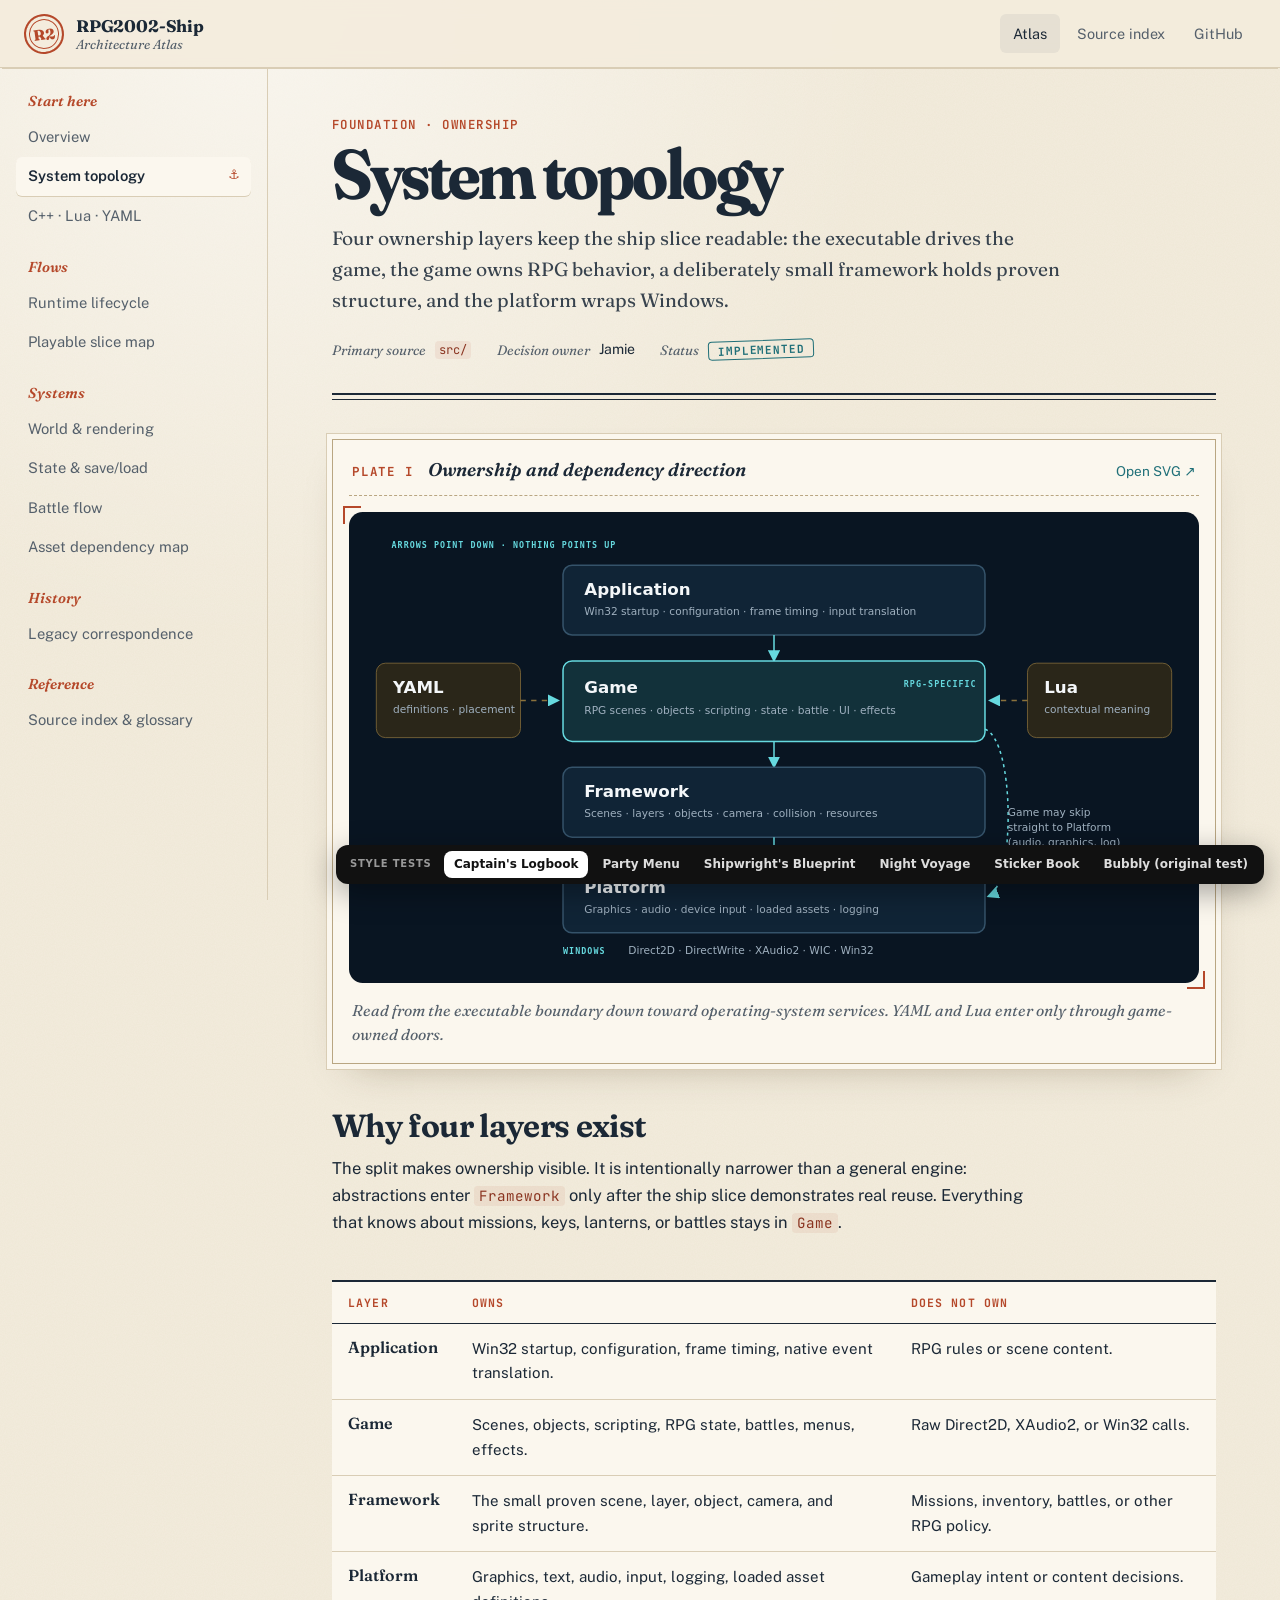
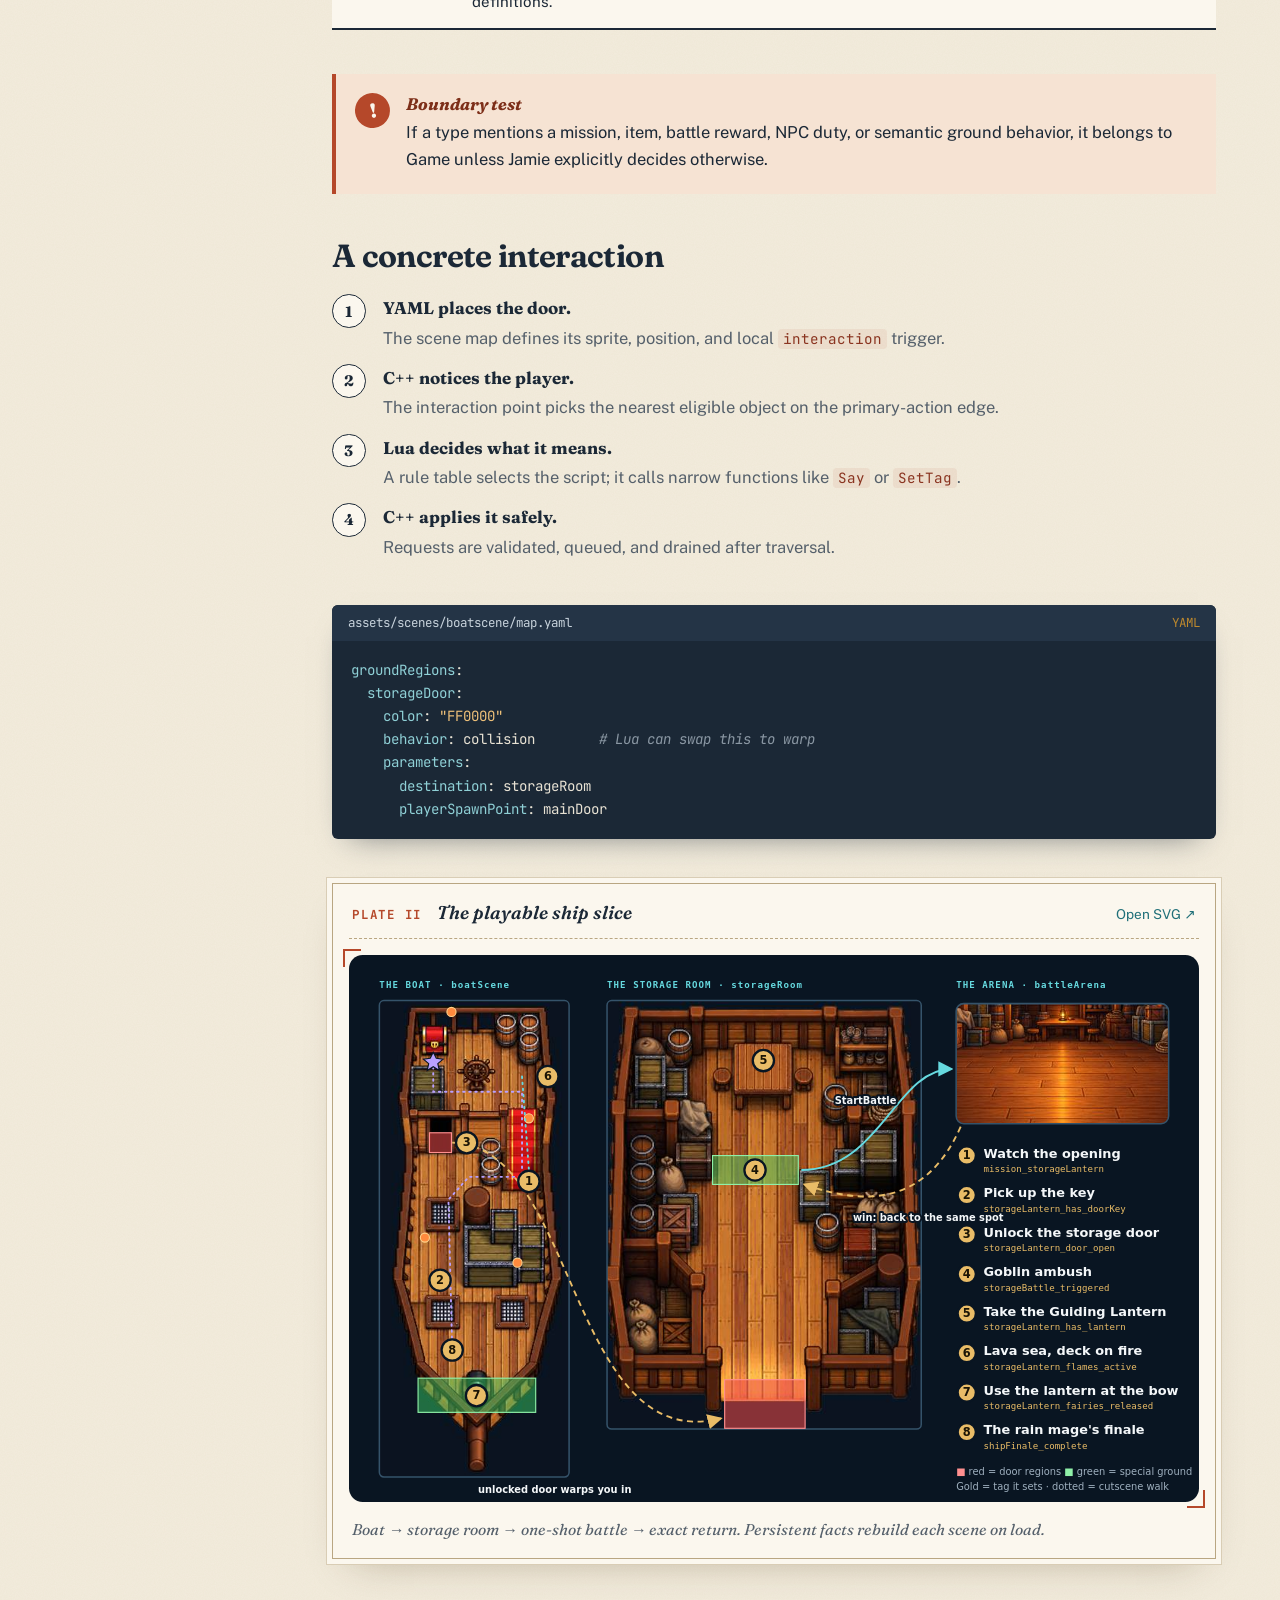
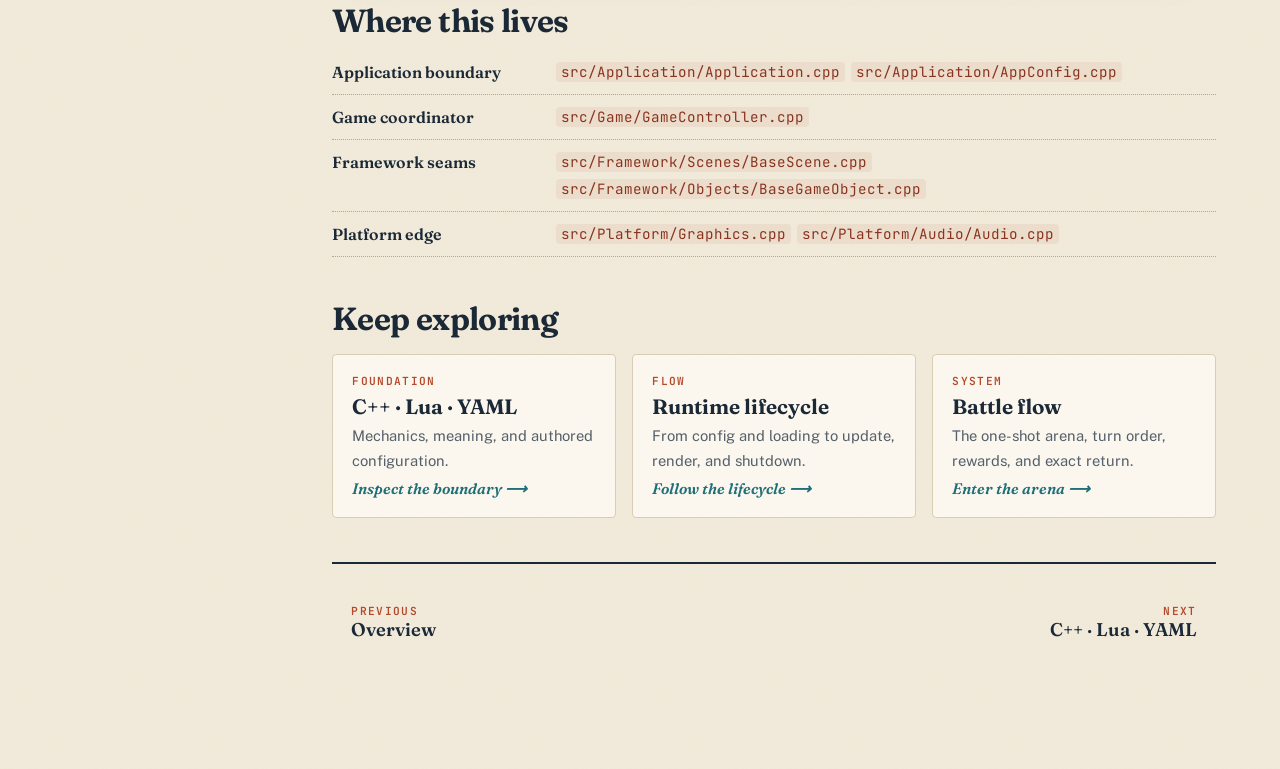
<file: docs/site-docs/style-test-logbook.html>
<!doctype html>
<html lang="en" data-theme="logbook">
<head>
  <meta charset="utf-8">
  <meta name="viewport" content="width=device-width, initial-scale=1">
  <meta name="description" content="Theme experiment for the RPG2002-Ship Architecture Atlas: Captain's Logbook.">
  <title>Captain's Logbook · Atlas style test</title>
  <link rel="preconnect" href="https://fonts.googleapis.com">
  <link rel="preconnect" href="https://fonts.gstatic.com" crossorigin>
  <link rel="stylesheet" href="https://fonts.googleapis.com/css2?family=Fraunces:ital,opsz,wght,SOFT@0,9..144,400..800,0..100;1,9..144,400..700,0..100&amp;family=Public+Sans:wght@400;500;600;700&amp;family=JetBrains+Mono:wght@400;600;700&amp;display=swap">
  <style>
    /* ---- shared layout (identical across style tests) ---- */
    :root { --sidebar-w: 268px; --topbar-h: 68px; --content-w: 920px; }
    *, *::before, *::after { box-sizing: border-box; }
    html { scroll-behavior: smooth; scroll-padding-top: calc(var(--topbar-h) + 1.5rem); -webkit-text-size-adjust: 100%; }
    body { margin: 0; min-width: 320px; background: var(--bg); color: var(--ink); font-family: var(--font-body); font-size: 16.5px; line-height: 1.65; }
    img { max-width: 100%; }
    h1, h2, h3, p { margin-top: 0; }
    .skip-link { position: absolute; left: 1rem; top: -4rem; z-index: 50; padding: .6rem 1rem; background: var(--ink); color: var(--bg); }
    .skip-link:focus { top: 1rem; }
    :focus-visible { outline: 3px solid var(--focus, var(--accent)); outline-offset: 3px; }

    .topbar { position: fixed; inset: 0 0 auto; z-index: 20; height: var(--topbar-h); display: flex; align-items: center; justify-content: space-between; gap: 1rem; padding: 0 1.5rem; }
    .brand { display: inline-flex; align-items: center; gap: .75rem; text-decoration: none; color: inherit; }
    .brand-mark { display: grid; place-items: center; flex: 0 0 auto; width: 40px; height: 40px; }
    .brand-text strong, .brand-text small { display: block; line-height: 1.2; }
    .top-links { display: flex; gap: .25rem; }
    .top-links a { padding: .45rem .8rem; text-decoration: none; }

    .layout { padding-top: var(--topbar-h); }
    .sidebar { position: fixed; top: var(--topbar-h); bottom: 0; left: 0; width: var(--sidebar-w); overflow-y: auto; padding: 1.5rem 1rem 6rem; }
    .nav-group { margin-bottom: 1.35rem; }
    .nav-label { margin: 0 .75rem .45rem; }
    .sidebar a { display: block; padding: .48rem .75rem; text-decoration: none; }

    main { margin-left: var(--sidebar-w); padding: 3rem clamp(1.25rem, 5vw, 4.5rem) 7rem; outline: none; }
    .page { max-width: var(--content-w); margin: 0 auto; }
    .page > * + * { margin-top: 2.75rem; }

    .page-hero h1 { margin: .35rem 0 .9rem; }
    .lede { max-width: 46rem; margin-bottom: 1.4rem; }
    .meta { display: flex; flex-wrap: wrap; gap: .6rem 1.6rem; margin: 0; padding: 0; list-style: none; }
    .meta li { display: flex; align-items: center; gap: .55rem; }

    .diagram { margin-left: 0; margin-right: 0; }
    .diagram-head { display: flex; align-items: baseline; flex-wrap: wrap; gap: .4rem .9rem; }
    .fig-open { margin-left: auto; text-decoration: none; }
    .diagram-frame img { display: block; width: 100%; height: auto; }

    .prose p { max-width: 44rem; }
    .table-wrap { overflow-x: auto; }
    table { width: 100%; border-collapse: collapse; }
    th, td { text-align: left; vertical-align: top; padding: .8rem 1rem; }

    .callout p { margin: 0; }
    .steps { margin: 1.2rem 0 0; padding: 0; list-style: none; counter-reset: step; display: grid; gap: .75rem; }
    .steps li { counter-increment: step; position: relative; display: grid; gap: .15rem; padding-left: 3.2rem; }
    .steps li::before { content: counter(step); position: absolute; left: 0; top: 0; display: grid; place-items: center; width: 2.1rem; height: 2.1rem; }

    .code-block { margin-left: 0; margin-right: 0; overflow: hidden; }
    .code-block figcaption { display: flex; justify-content: space-between; gap: 1rem; }
    .code-block pre { margin: 0; overflow-x: auto; }

    .sources dl { margin: 0; display: grid; }
    .sources dl > div { display: grid; grid-template-columns: minmax(10rem, 13rem) 1fr; gap: 1rem; padding: .75rem 0; }
    .sources dt, .sources dd { margin: 0; }
    .sources dd { display: flex; flex-wrap: wrap; gap: .4rem; }

    .cards { display: grid; grid-template-columns: repeat(auto-fit, minmax(220px, 1fr)); gap: 1rem; margin-top: 1rem; }
    .card { display: flex; flex-direction: column; gap: .35rem; padding: 1.2rem; text-decoration: none; color: inherit; }
    .card p { margin: 0; flex: 1; }
    .pager { display: grid; grid-template-columns: 1fr 1fr; gap: 1rem; }
    .pager a { display: flex; flex-direction: column; padding: 1rem 1.2rem; text-decoration: none; }
    .pager .next-link { text-align: right; }

    .theme-switch { position: fixed; right: 1rem; bottom: 1rem; z-index: 30; display: flex; flex-wrap: wrap; align-items: center; gap: .3rem; max-width: calc(100% - 2rem); padding: .4rem; border-radius: 12px; background: #111; color: #ddd; font: 600 12px/1 system-ui, sans-serif; box-shadow: 0 8px 30px rgba(0,0,0,.35); }
    .theme-switch span { padding: 0 .5rem; color: #999; text-transform: uppercase; letter-spacing: .08em; font-size: 10px; }
    .theme-switch a { padding: .45rem .6rem; border-radius: 8px; color: #ddd; text-decoration: none; }
    .theme-switch a:hover { background: #2a2a2a; }
    .theme-switch a[aria-current] { background: #fff; color: #111; }

    @media (max-width: 900px) {
      :root { --sidebar-w: 0px; }
      .top-links { display: none; }
      .sidebar { position: sticky; top: var(--topbar-h); z-index: 15; width: 100%; height: auto; overflow-x: auto; overflow-y: hidden; padding: .55rem .75rem; display: block; }
      .sidebar nav { display: flex; gap: .25rem; }
      .nav-group { display: contents; }
      .nav-label { display: none; }
      .sidebar a { flex: 0 0 auto; white-space: nowrap; font-size: .85rem; }
      main { margin-left: 0; padding: 2rem 1rem 8rem; }
      .sources dl > div { grid-template-columns: 1fr; gap: .35rem; }
      .theme-switch { left: .75rem; right: .75rem; flex-wrap: nowrap; overflow-x: auto; white-space: nowrap; }
    }
    @media (prefers-reduced-motion: reduce) {
      *, *::before, *::after { animation: none !important; transition: none !important; scroll-behavior: auto !important; }
    }

    /* ---- Captain's Logbook: warm paper, ink navy, rust stamps, diagrams as chart plates ---- */
    :root {
      color-scheme: light;
      --bg: #f3ecdd;
      --paper: #fbf7ee;
      --ink: #1b2836;
      --muted: #55606b;
      --rule: #d9cdb5;
      --rule-strong: #b9a682;
      --accent: #b5482a;      /* rust / wax seal */
      --sea: #1f6f78;
      --gold: #c08a2d;
      --font-body: "Public Sans", system-ui, sans-serif;
      --font-head: "Fraunces", Georgia, serif;
      --font-mono: "JetBrains Mono", ui-monospace, monospace;
    }
    body {
      background-color: var(--bg);
      background-image:
        radial-gradient(circle at 20% 0%, rgba(255,255,255,.55), transparent 40rem),
        url("data:image/svg+xml,%3Csvg xmlns='http://www.w3.org/2000/svg' width='160' height='160'%3E%3Cfilter id='n'%3E%3CfeTurbulence type='fractalNoise' baseFrequency='.9' numOctaves='2' stitchTiles='stitch'/%3E%3CfeColorMatrix values='0 0 0 0 .4 0 0 0 0 .3 0 0 0 0 .15 0 0 0 .06 0'/%3E%3C/filter%3E%3Crect width='100%25' height='100%25' filter='url(%23n)'/%3E%3C/svg%3E");
    }
    a { color: var(--sea); }

    .topbar { background: rgba(243,236,221,.92); backdrop-filter: blur(10px); border-bottom: 1px solid var(--rule); box-shadow: 0 3px 0 -2px var(--rule); }
    .brand-mark { border: 2px solid var(--accent); border-radius: 50%; color: var(--accent); font: 800 15px/1 var(--font-head); transform: rotate(-8deg); box-shadow: inset 0 0 0 3px var(--bg), inset 0 0 0 4px var(--accent); }
    .brand-text strong { font: 700 1.05rem var(--font-head); letter-spacing: -.01em; }
    .brand-text small { color: var(--muted); font: italic 400 .82rem var(--font-head); }
    .top-links a { color: var(--muted); font-size: .9rem; border-radius: 6px; }
    .top-links a:hover, .top-links a[aria-current] { color: var(--ink); background: rgba(27,40,54,.06); }

    .sidebar { border-right: 1px solid var(--rule); }
    .nav-label { font: italic 600 .9rem var(--font-head); color: var(--accent); }
    .sidebar a { position: relative; color: var(--muted); font-size: .92rem; border-radius: 6px; }
    .sidebar a:hover { color: var(--ink); background: rgba(27,40,54,.05); }
    .sidebar a.active { color: var(--ink); font-weight: 600; background: var(--paper); box-shadow: 0 1px 0 var(--rule); }
    .sidebar a.active::after { content: "⚓"; position: absolute; right: .7rem; color: var(--accent); font-size: .8rem; }

    .eyebrow { margin: 0; color: var(--accent); font: 600 .78rem var(--font-mono); letter-spacing: .12em; text-transform: uppercase; }
    .page-hero { padding-bottom: 2rem; border-bottom: 2px solid var(--ink); position: relative; }
    .page-hero::after { content: ""; position: absolute; left: 0; right: 0; bottom: -7px; border-bottom: 1px solid var(--ink); }
    h1 { font: 700 clamp(2.6rem, 6vw, 4.4rem)/1 var(--font-head); font-variation-settings: "SOFT" 60, "opsz" 144; letter-spacing: -.035em; }
    h2 { margin-bottom: .6rem; font: 650 clamp(1.5rem, 3vw, 2rem)/1.15 var(--font-head); font-variation-settings: "SOFT" 40; letter-spacing: -.02em; }
    .lede { color: #38434e; font: 400 1.2rem/1.6 var(--font-head); }
    .meta li { font-size: .88rem; }
    .meta span { color: var(--muted); font: italic .85rem var(--font-head); }
    .badge { padding: .1rem .55rem; border: 1.5px solid var(--sea); border-radius: 4px; color: var(--sea); font: 700 .7rem var(--font-mono); letter-spacing: .08em; text-transform: uppercase; transform: rotate(-2deg); display: inline-block; }
    code { padding: .08em .35em; border-radius: 4px; background: rgba(181,72,42,.08); color: #8a3420; font: .86em var(--font-mono); }

    /* Diagrams become numbered chart plates */
    .page { counter-reset: plate; }
    .diagram { counter-increment: plate; padding: 1rem; background: var(--paper); border: 1px solid var(--rule-strong); box-shadow: 0 0 0 5px var(--paper), 0 0 0 6px var(--rule), 0 18px 40px -20px rgba(60,40,10,.35); }
    .diagram-head { padding: .1rem .2rem .8rem; border-bottom: 1px dashed var(--rule-strong); margin-bottom: 1rem; }
    .fig-num { font-size: 0; }
    .fig-num::before { content: "Plate " counter(plate, upper-roman); color: var(--accent); font: 700 .78rem var(--font-mono); letter-spacing: .14em; text-transform: uppercase; }
    .fig-title { font: italic 600 1.15rem var(--font-head); }
    .fig-open { font-size: .85rem; }
    .diagram-frame { position: relative; }
    .diagram-frame img { border-radius: 4px; }
    .diagram-frame::before, .diagram-frame::after { content: ""; position: absolute; width: 18px; height: 18px; border: 2px solid var(--accent); }
    .diagram-frame::before { top: -6px; left: -6px; border-right: 0; border-bottom: 0; }
    .diagram-frame::after { bottom: -6px; right: -6px; border-left: 0; border-top: 0; }
    .diagram-note { margin: 1rem .2rem 0; color: var(--muted); font: italic .98rem/1.55 var(--font-head); }

    .table-wrap { background: var(--paper); border-top: 2px solid var(--ink); border-bottom: 2px solid var(--ink); }
    th { font: 700 .72rem var(--font-mono); letter-spacing: .1em; text-transform: uppercase; color: var(--accent); border-bottom: 1px solid var(--ink); }
    td { border-bottom: 1px solid var(--rule); font-size: .94rem; }
    td:first-child { font: 600 1rem var(--font-head); white-space: nowrap; }
    tr:last-child td { border-bottom: 0; }

    .callout { position: relative; padding: 1.3rem 1.5rem 1.3rem 4.4rem; background: #f6e3d3; border-left: 4px solid var(--accent); }
    .callout::before { content: "!"; position: absolute; left: 1.2rem; top: 1.2rem; display: grid; place-items: center; width: 2.2rem; height: 2.2rem; border-radius: 50%; background: var(--accent); color: var(--paper); font: 800 1.2rem var(--font-head); transform: rotate(-8deg); }
    .callout-label { display: block; margin-bottom: .3rem; font: italic 700 1.05rem var(--font-head); color: #7d2f19; }

    .steps li::before { border: 1.5px solid var(--ink); border-radius: 50%; font: 700 .95rem var(--font-head); background: var(--paper); }
    .steps li strong { font-family: var(--font-head); font-size: 1.06rem; }
    .steps li span { color: var(--muted); }

    .code-block { background: #1b2836; border-radius: 6px; box-shadow: 0 14px 30px -18px rgba(27,40,54,.6); }
    .code-block figcaption { padding: .6rem 1rem; background: #243446; color: #c8d3dc; font: .78rem var(--font-mono); }
    .code-lang { color: var(--gold); }
    .code-block pre { padding: 1.1rem 1.2rem; color: #e8e2d4; font: .88rem/1.65 var(--font-mono); }
    .code-block code { padding: 0; background: none; color: inherit; font: inherit; }
    .k { color: #8fd0d6; } .s { color: #f0c27a; } .c { color: #8a97a3; font-style: italic; }

    .sources dl > div { border-bottom: 1px dotted var(--rule-strong); }
    .sources dt { font: 600 1rem var(--font-head); }

    .card { background: var(--paper); border: 1px solid var(--rule); border-radius: 4px; transition: transform .2s, box-shadow .2s; }
    .card:hover { transform: translateY(-3px) rotate(-.4deg); box-shadow: 0 12px 24px -12px rgba(60,40,10,.4); }
    .card-kicker { color: var(--accent); font: 600 .7rem var(--font-mono); letter-spacing: .12em; text-transform: uppercase; }
    .card strong { font: 650 1.3rem var(--font-head); }
    .card p { color: var(--muted); font-size: .92rem; }
    .card-go { color: var(--sea); font: italic 600 .95rem var(--font-head); }
    .card-go::after { content: " ⟶"; }

    .pager { padding-top: 1.5rem; border-top: 2px solid var(--ink); }
    .pager a { color: var(--ink); font: 600 1.15rem var(--font-head); }
    .pager small { color: var(--accent); font: 600 .7rem var(--font-mono); letter-spacing: .12em; text-transform: uppercase; }
  </style>
</head>
<body>
  <a class="skip-link" href="#content">Skip to documentation</a>
  <header class="topbar">
    <a class="brand" href="#top" aria-label="RPG2002-Ship Architecture Atlas home">
      <span class="brand-mark" aria-hidden="true">R2</span>
      <span class="brand-text"><strong>RPG2002-Ship</strong><small>Architecture Atlas</small></span>
    </a>
    <nav class="top-links" aria-label="Site">
      <a href="#top" aria-current="page">Atlas</a>
      <a href="#sources">Source index</a>
      <a href="https://github.com/squareparticle/RPG2002-Ship">GitHub</a>
    </nav>
  </header>

  <div class="layout">
    <aside class="sidebar" aria-label="Documentation">
      <nav>
        <div class="nav-group">
          <p class="nav-label">Start here</p>
          <a href="#top">Overview</a>
          <a href="#top" class="active" aria-current="page">System topology</a>
          <a href="#top">C++ · Lua · YAML</a>
        </div>
        <div class="nav-group">
          <p class="nav-label">Flows</p>
          <a href="#top">Runtime lifecycle</a>
          <a href="#top">Playable slice map</a>
        </div>
        <div class="nav-group">
          <p class="nav-label">Systems</p>
          <a href="#top">World &amp; rendering</a>
          <a href="#top">State &amp; save/load</a>
          <a href="#top">Battle flow</a>
          <a href="#top">Asset dependency map</a>
        </div>
        <div class="nav-group">
          <p class="nav-label">History</p>
          <a href="#top">Legacy correspondence</a>
        </div>
        <div class="nav-group">
          <p class="nav-label">Reference</p>
          <a href="#top">Source index &amp; glossary</a>
        </div>
      </nav>
    </aside>

    <main id="content" tabindex="-1">
      <div class="page" id="top">
        <header class="page-hero">
          <p class="eyebrow">Foundation · Ownership</p>
          <h1>System topology</h1>
          <p class="lede">Four ownership layers keep the ship slice readable: the executable drives the game, the game owns RPG behavior, a deliberately small framework holds proven structure, and the platform wraps Windows.</p>
          <ul class="meta">
            <li><span>Primary source</span><code>src/</code></li>
            <li><span>Decision owner</span>Jamie</li>
            <li><span>Status</span><b class="badge">Implemented</b></li>
          </ul>
        </header>

        <figure class="diagram">
          <figcaption class="diagram-head">
            <span class="fig-num">Fig. 01</span>
            <span class="fig-title">Ownership and dependency direction</span>
            <a class="fig-open" href="assets/diagrams/system-topology.svg">Open SVG <span aria-hidden="true">↗</span></a>
          </figcaption>
          <div class="diagram-frame"><img src="assets/diagrams/system-topology.svg" alt="System topology: Application, Game, Framework and Platform ownership layers, with YAML and Lua entering through game-owned boundaries." width="1120" height="620"></div>
          <p class="diagram-note">Read from the executable boundary down toward operating-system services. YAML and Lua enter only through game-owned doors.</p>
        </figure>

        <section class="prose">
          <h2>Why four layers exist</h2>
          <p>The split makes ownership visible. It is intentionally narrower than a general engine: abstractions enter <code>Framework</code> only after the ship slice demonstrates real reuse. Everything that knows about missions, keys, lanterns, or battles stays in <code>Game</code>.</p>
        </section>

        <div class="table-wrap">
          <table>
            <thead><tr><th>Layer</th><th>Owns</th><th>Does not own</th></tr></thead>
            <tbody>
              <tr><td>Application</td><td>Win32 startup, configuration, frame timing, native event translation.</td><td>RPG rules or scene content.</td></tr>
              <tr><td>Game</td><td>Scenes, objects, scripting, RPG state, battles, menus, effects.</td><td>Raw Direct2D, XAudio2, or Win32 calls.</td></tr>
              <tr><td>Framework</td><td>The small proven scene, layer, object, camera, and sprite structure.</td><td>Missions, inventory, battles, or other RPG policy.</td></tr>
              <tr><td>Platform</td><td>Graphics, text, audio, input, logging, loaded asset definitions.</td><td>Gameplay intent or content decisions.</td></tr>
            </tbody>
          </table>
        </div>

        <aside class="callout">
          <span class="callout-label">Boundary test</span>
          <p>If a type mentions a mission, item, battle reward, NPC duty, or semantic ground behavior, it belongs to Game unless Jamie explicitly decides otherwise.</p>
        </aside>

        <section class="prose">
          <h2>A concrete interaction</h2>
          <ol class="steps">
            <li><strong>YAML places the door.</strong><span>The scene map defines its sprite, position, and local <code>interaction</code> trigger.</span></li>
            <li><strong>C++ notices the player.</strong><span>The interaction point picks the nearest eligible object on the primary-action edge.</span></li>
            <li><strong>Lua decides what it means.</strong><span>A rule table selects the script; it calls narrow functions like <code>Say</code> or <code>SetTag</code>.</span></li>
            <li><strong>C++ applies it safely.</strong><span>Requests are validated, queued, and drained after traversal.</span></li>
          </ol>
        </section>

        <figure class="code-block">
          <figcaption><span class="code-file">assets/scenes/boatscene/map.yaml</span><span class="code-lang">YAML</span></figcaption>
<pre><code><span class="k">groundRegions</span>:
  <span class="k">storageDoor</span>:
    <span class="k">color</span>: <span class="s">"FF0000"</span>
    <span class="k">behavior</span>: collision        <span class="c"># Lua can swap this to warp</span>
    <span class="k">parameters</span>:
      <span class="k">destination</span>: storageRoom
      <span class="k">playerSpawnPoint</span>: mainDoor</code></pre>
        </figure>

        <figure class="diagram">
          <figcaption class="diagram-head">
            <span class="fig-num">Fig. 02</span>
            <span class="fig-title">The playable ship slice</span>
            <a class="fig-open" href="assets/diagrams/game-map.svg">Open SVG <span aria-hidden="true">↗</span></a>
          </figcaption>
          <div class="diagram-frame"><img src="assets/diagrams/game-map.svg" alt="Playable ship vertical slice: boat to storage room to battle arena and back, with persistent facts driving scene reconstruction." width="1120" height="600"></div>
          <p class="diagram-note">Boat → storage room → one-shot battle → exact return. Persistent facts rebuild each scene on load.</p>
        </figure>

        <section class="sources" id="sources">
          <h2>Where this lives</h2>
          <dl>
            <div><dt>Application boundary</dt><dd><code>src/Application/Application.cpp</code> <code>src/Application/AppConfig.cpp</code></dd></div>
            <div><dt>Game coordinator</dt><dd><code>src/Game/GameController.cpp</code></dd></div>
            <div><dt>Framework seams</dt><dd><code>src/Framework/Scenes/BaseScene.cpp</code> <code>src/Framework/Objects/BaseGameObject.cpp</code></dd></div>
            <div><dt>Platform edge</dt><dd><code>src/Platform/Graphics.cpp</code> <code>src/Platform/Audio/Audio.cpp</code></dd></div>
          </dl>
        </section>

        <section class="next">
          <h2>Keep exploring</h2>
          <div class="cards">
            <a class="card" href="#top"><span class="card-kicker">Foundation</span><strong>C++ · Lua · YAML</strong><p>Mechanics, meaning, and authored configuration.</p><span class="card-go">Inspect the boundary</span></a>
            <a class="card" href="#top"><span class="card-kicker">Flow</span><strong>Runtime lifecycle</strong><p>From config and loading to update, render, and shutdown.</p><span class="card-go">Follow the lifecycle</span></a>
            <a class="card" href="#top"><span class="card-kicker">System</span><strong>Battle flow</strong><p>The one-shot arena, turn order, rewards, and exact return.</p><span class="card-go">Enter the arena</span></a>
          </div>
        </section>

        <nav class="pager" aria-label="Previous and next page">
          <a href="#top" class="prev"><small>Previous</small>Overview</a>
          <a href="#top" class="next-link"><small>Next</small>C++ · Lua · YAML</a>
        </nav>
      </div>
    </main>
  </div>

  <nav class="theme-switch" aria-label="Compare style tests">
    <span>Style tests</span>
    <a href="style-test-logbook.html" aria-current="page">Captain's Logbook</a>
    <a href="style-test-menu.html">Party Menu</a>
    <a href="style-test-blueprint.html">Shipwright's Blueprint</a>
    <a href="style-test-lantern.html">Night Voyage</a>
    <a href="style-test-sticker.html">Sticker Book</a>
    <a href="style-test.html">Bubbly (original test)</a>
  </nav>
</body>
</html>
</file>
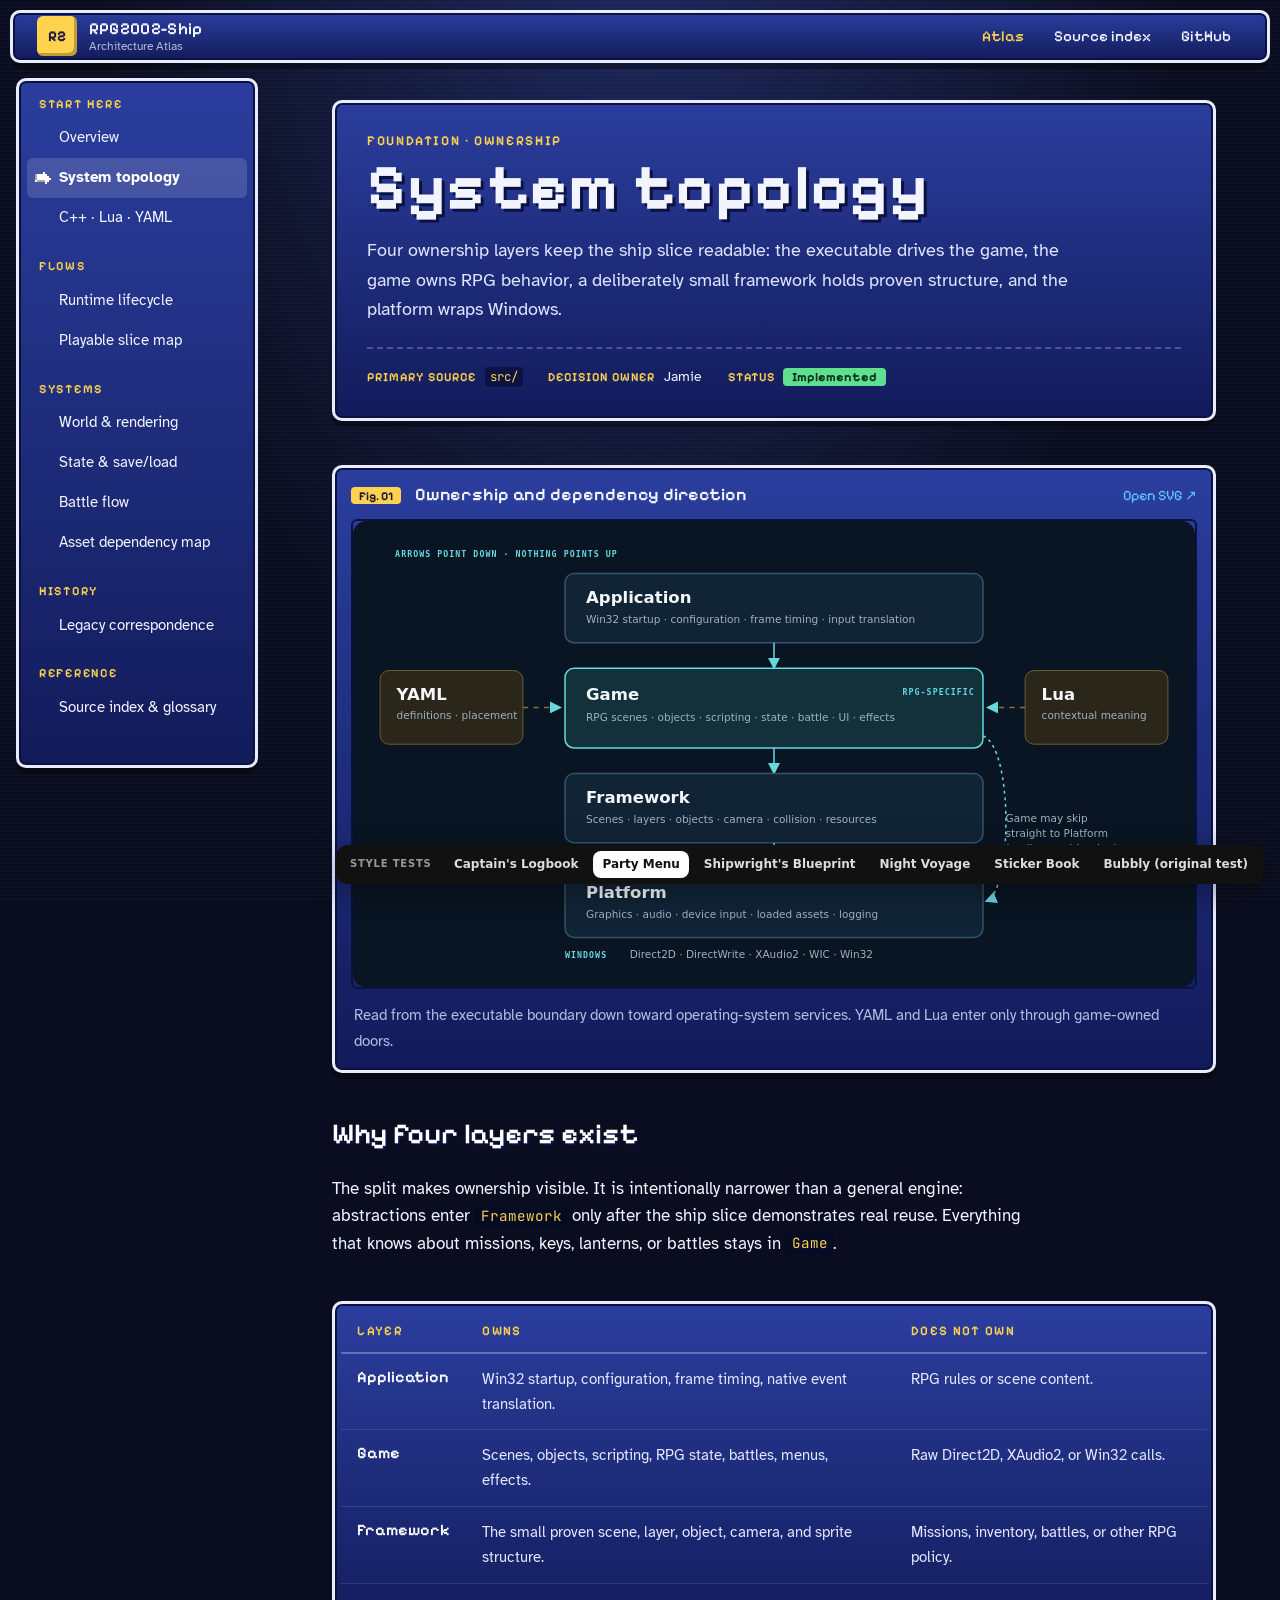
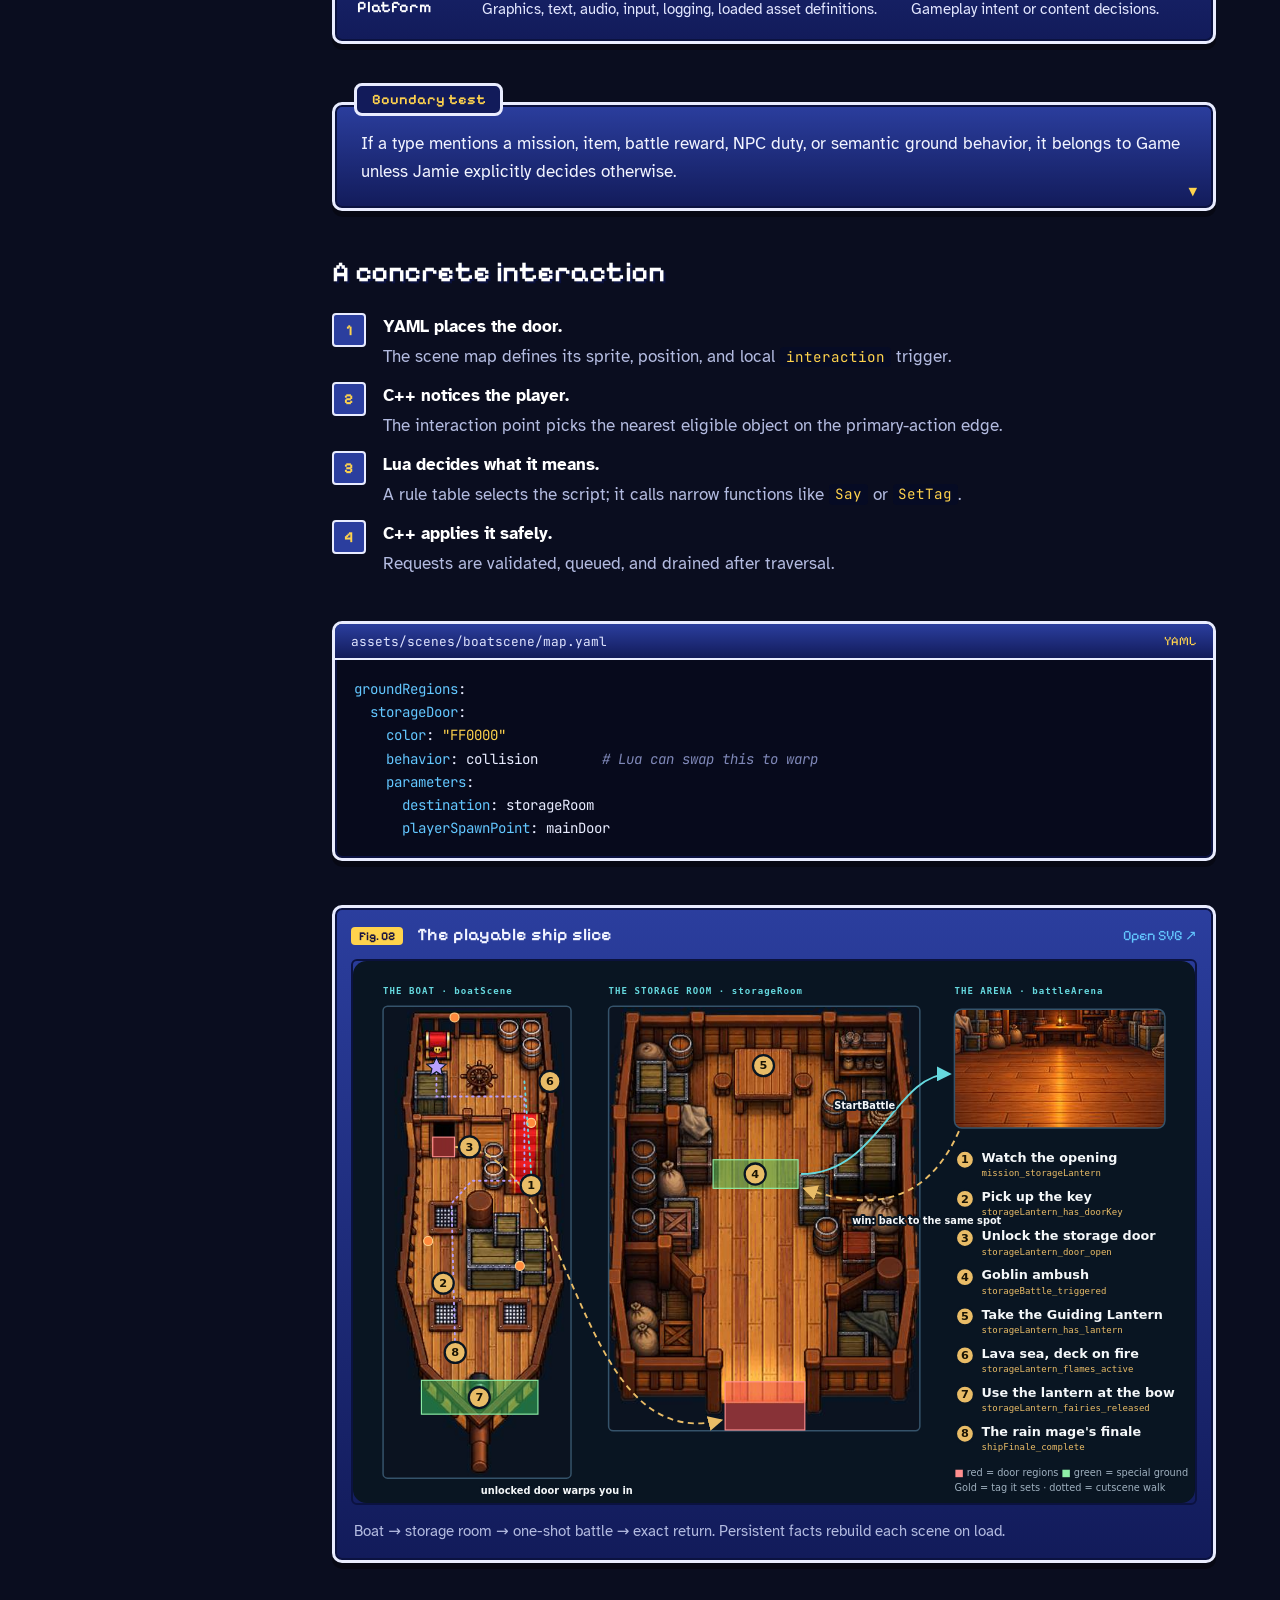
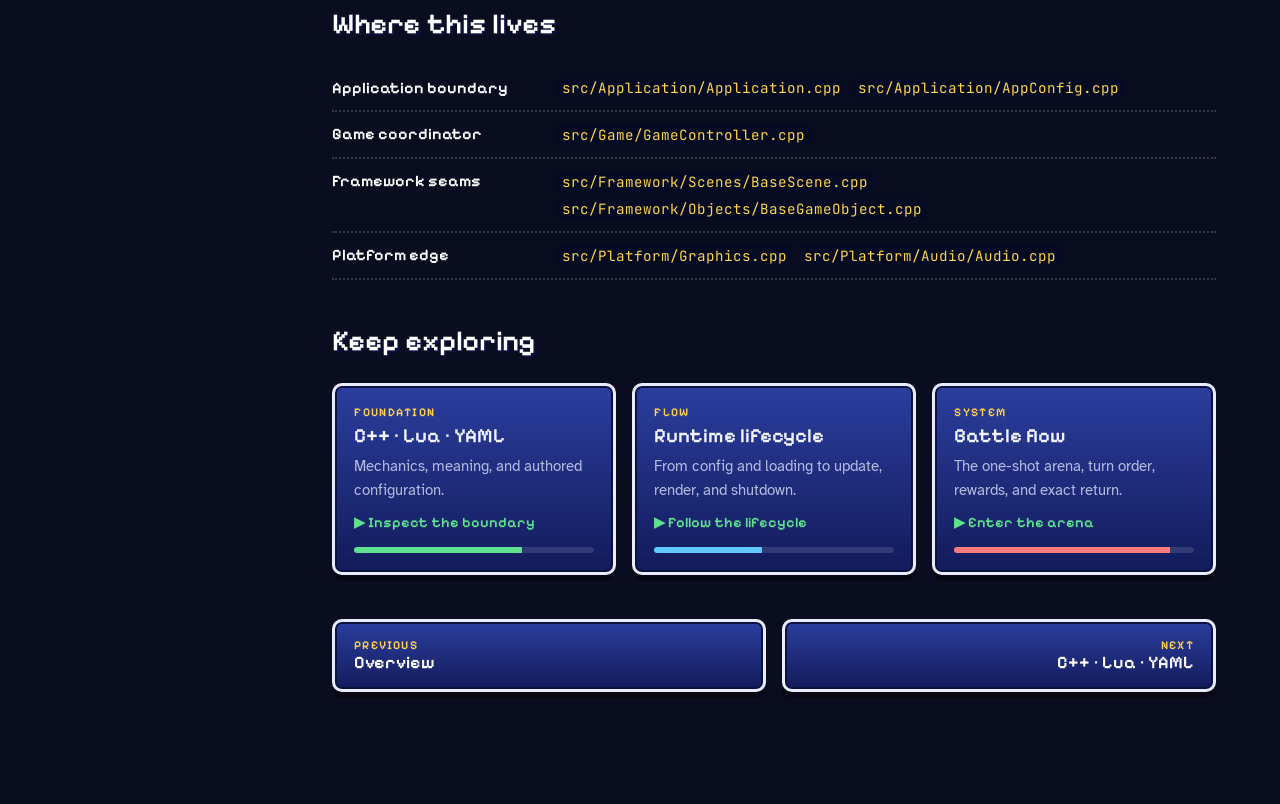
<file: docs/site-docs/style-test-menu.html>
<!doctype html>
<html lang="en" data-theme="menu">
<head>
  <meta charset="utf-8">
  <meta name="viewport" content="width=device-width, initial-scale=1">
  <meta name="description" content="Theme experiment for the RPG2002-Ship Architecture Atlas: Party Menu.">
  <title>Party Menu · Atlas style test</title>
  <link rel="preconnect" href="https://fonts.googleapis.com">
  <link rel="preconnect" href="https://fonts.gstatic.com" crossorigin>
  <link rel="stylesheet" href="https://fonts.googleapis.com/css2?family=Pixelify+Sans:wght@400..700&amp;family=Atkinson+Hyperlegible:wght@400;700&amp;family=JetBrains+Mono:wght@400;600&amp;display=swap">
  <style>
    /* ---- shared layout (identical across style tests) ---- */
    :root { --sidebar-w: 268px; --topbar-h: 68px; --content-w: 920px; }
    *, *::before, *::after { box-sizing: border-box; }
    html { scroll-behavior: smooth; scroll-padding-top: calc(var(--topbar-h) + 1.5rem); -webkit-text-size-adjust: 100%; }
    body { margin: 0; min-width: 320px; background: var(--bg); color: var(--ink); font-family: var(--font-body); font-size: 16.5px; line-height: 1.65; }
    img { max-width: 100%; }
    h1, h2, h3, p { margin-top: 0; }
    .skip-link { position: absolute; left: 1rem; top: -4rem; z-index: 50; padding: .6rem 1rem; background: var(--ink); color: var(--bg); }
    .skip-link:focus { top: 1rem; }
    :focus-visible { outline: 3px solid var(--focus, var(--accent)); outline-offset: 3px; }

    .topbar { position: fixed; inset: 0 0 auto; z-index: 20; height: var(--topbar-h); display: flex; align-items: center; justify-content: space-between; gap: 1rem; padding: 0 1.5rem; }
    .brand { display: inline-flex; align-items: center; gap: .75rem; text-decoration: none; color: inherit; }
    .brand-mark { display: grid; place-items: center; flex: 0 0 auto; width: 40px; height: 40px; }
    .brand-text strong, .brand-text small { display: block; line-height: 1.2; }
    .top-links { display: flex; gap: .25rem; }
    .top-links a { padding: .45rem .8rem; text-decoration: none; }

    .layout { padding-top: var(--topbar-h); }
    .sidebar { position: fixed; top: var(--topbar-h); bottom: 0; left: 0; width: var(--sidebar-w); overflow-y: auto; padding: 1.5rem 1rem 6rem; }
    .nav-group { margin-bottom: 1.35rem; }
    .nav-label { margin: 0 .75rem .45rem; }
    .sidebar a { display: block; padding: .48rem .75rem; text-decoration: none; }

    main { margin-left: var(--sidebar-w); padding: 3rem clamp(1.25rem, 5vw, 4.5rem) 7rem; outline: none; }
    .page { max-width: var(--content-w); margin: 0 auto; }
    .page > * + * { margin-top: 2.75rem; }

    .page-hero h1 { margin: .35rem 0 .9rem; }
    .lede { max-width: 46rem; margin-bottom: 1.4rem; }
    .meta { display: flex; flex-wrap: wrap; gap: .6rem 1.6rem; margin: 0; padding: 0; list-style: none; }
    .meta li { display: flex; align-items: center; gap: .55rem; }

    .diagram { margin-left: 0; margin-right: 0; }
    .diagram-head { display: flex; align-items: baseline; flex-wrap: wrap; gap: .4rem .9rem; }
    .fig-open { margin-left: auto; text-decoration: none; }
    .diagram-frame img { display: block; width: 100%; height: auto; }

    .prose p { max-width: 44rem; }
    .table-wrap { overflow-x: auto; }
    table { width: 100%; border-collapse: collapse; }
    th, td { text-align: left; vertical-align: top; padding: .8rem 1rem; }

    .callout p { margin: 0; }
    .steps { margin: 1.2rem 0 0; padding: 0; list-style: none; counter-reset: step; display: grid; gap: .75rem; }
    .steps li { counter-increment: step; position: relative; display: grid; gap: .15rem; padding-left: 3.2rem; }
    .steps li::before { content: counter(step); position: absolute; left: 0; top: 0; display: grid; place-items: center; width: 2.1rem; height: 2.1rem; }

    .code-block { margin-left: 0; margin-right: 0; overflow: hidden; }
    .code-block figcaption { display: flex; justify-content: space-between; gap: 1rem; }
    .code-block pre { margin: 0; overflow-x: auto; }

    .sources dl { margin: 0; display: grid; }
    .sources dl > div { display: grid; grid-template-columns: minmax(10rem, 13rem) 1fr; gap: 1rem; padding: .75rem 0; }
    .sources dt, .sources dd { margin: 0; }
    .sources dd { display: flex; flex-wrap: wrap; gap: .4rem; }

    .cards { display: grid; grid-template-columns: repeat(auto-fit, minmax(220px, 1fr)); gap: 1rem; margin-top: 1rem; }
    .card { display: flex; flex-direction: column; gap: .35rem; padding: 1.2rem; text-decoration: none; color: inherit; }
    .card p { margin: 0; flex: 1; }
    .pager { display: grid; grid-template-columns: 1fr 1fr; gap: 1rem; }
    .pager a { display: flex; flex-direction: column; padding: 1rem 1.2rem; text-decoration: none; }
    .pager .next-link { text-align: right; }

    .theme-switch { position: fixed; right: 1rem; bottom: 1rem; z-index: 30; display: flex; flex-wrap: wrap; align-items: center; gap: .3rem; max-width: calc(100% - 2rem); padding: .4rem; border-radius: 12px; background: #111; color: #ddd; font: 600 12px/1 system-ui, sans-serif; box-shadow: 0 8px 30px rgba(0,0,0,.35); }
    .theme-switch span { padding: 0 .5rem; color: #999; text-transform: uppercase; letter-spacing: .08em; font-size: 10px; }
    .theme-switch a { padding: .45rem .6rem; border-radius: 8px; color: #ddd; text-decoration: none; }
    .theme-switch a:hover { background: #2a2a2a; }
    .theme-switch a[aria-current] { background: #fff; color: #111; }

    @media (max-width: 900px) {
      :root { --sidebar-w: 0px; }
      .top-links { display: none; }
      .sidebar { position: sticky; top: var(--topbar-h); z-index: 15; width: 100%; height: auto; overflow-x: auto; overflow-y: hidden; padding: .55rem .75rem; display: block; }
      .sidebar nav { display: flex; gap: .25rem; }
      .nav-group { display: contents; }
      .nav-label { display: none; }
      .sidebar a { flex: 0 0 auto; white-space: nowrap; font-size: .85rem; }
      main { margin-left: 0; padding: 2rem 1rem 8rem; }
      .sources dl > div { grid-template-columns: 1fr; gap: .35rem; }
      .theme-switch { left: .75rem; right: .75rem; flex-wrap: nowrap; overflow-x: auto; white-space: nowrap; }
    }
    @media (prefers-reduced-motion: reduce) {
      *, *::before, *::after { animation: none !important; transition: none !important; scroll-behavior: auto !important; }
    }

    /* ---- Party Menu: early-2000s JRPG windows, hand cursor, readable body text ---- */
    :root {
      color-scheme: dark;
      --bg: #0a0d1f;
      --ink: #f2f4ff;
      --muted: #b3bbe0;
      --win-top: #2b3e9e;
      --win-bot: #121b5a;
      --win-edge: #e9ecff;
      --accent: #ffd34d;     /* cursor / gold text */
      --hp: #5ee08f;
      --mp: #63c7ff;
      --danger: #ff7a7a;
      --font-body: "Atkinson Hyperlegible", system-ui, sans-serif;
      --font-pixel: "Pixelify Sans", "Courier New", monospace;
      --font-mono: "JetBrains Mono", ui-monospace, monospace;
    }
    body {
      background:
        radial-gradient(ellipse at 50% -10%, rgba(80,110,255,.28), transparent 60%),
        repeating-linear-gradient(0deg, rgba(255,255,255,.018) 0 2px, transparent 2px 4px),
        var(--bg);
      background-attachment: fixed;
    }
    a { color: var(--mp); }

    /* The signature window: gradient fill, double border, soft rounded corners */
    .topbar, .sidebar nav, .diagram, .table-wrap, .callout, .code-block, .card, .pager a, .page-hero {
      background: linear-gradient(180deg, var(--win-top), var(--win-bot));
      border: 3px solid var(--win-edge);
      border-radius: 10px;
      box-shadow: inset 0 0 0 2px #0b1240, 0 6px 0 rgba(0,0,0,.35);
    }
    .topbar { top: .6rem; left: .6rem; right: .6rem; height: calc(var(--topbar-h) - .9rem); border-radius: 10px; }
    .layout { padding-top: calc(var(--topbar-h) + .4rem); }
    .brand-mark { border-radius: 6px; background: var(--accent); color: #1a1440; font: 700 15px/1 var(--font-pixel); box-shadow: inset -3px -3px 0 rgba(0,0,0,.25); }
    .brand-text strong { font: 600 1.05rem var(--font-pixel); letter-spacing: .02em; }
    .brand-text small { color: var(--muted); font-size: .76rem; }
    .top-links a { color: var(--ink); font: 500 .95rem var(--font-pixel); border-radius: 6px; }
    .top-links a:hover, .top-links a[aria-current] { color: var(--accent); }

    .sidebar { top: calc(var(--topbar-h) + .4rem); padding: .2rem .6rem 6rem 1rem; }
    .sidebar nav { padding: 1rem .5rem; }
    .nav-label { color: var(--accent); font: 600 .78rem var(--font-pixel); letter-spacing: .14em; text-transform: uppercase; }
    .sidebar a { position: relative; padding-left: 2rem; color: var(--ink); font-size: .93rem; border-radius: 6px; }
    .sidebar a:hover { background: rgba(255,255,255,.08); }
    .sidebar a.active { background: rgba(255,255,255,.14); color: #fff; font-weight: 700; }
    .sidebar a.active::before, .sidebar a:hover::before { content: ""; position: absolute; left: .5rem; top: 50%; width: 16px; height: 12px; margin-top: -6px;
      background: url("data:image/svg+xml,%3Csvg xmlns='http://www.w3.org/2000/svg' viewBox='0 0 8 6' shape-rendering='crispEdges'%3E%3Cpath fill='%23fff' d='M0 1h4V0h1v1h1v1h1v1h1v1H7v1H6v1H5V5H0z'/%3E%3Cpath fill='%23000' d='M0 1h1v3H0zM1 4h4v1H1z' opacity='.35'/%3E%3C/svg%3E") center/contain no-repeat;
      image-rendering: pixelated; animation: nudge .7s steps(2) infinite; }
    @keyframes nudge { 50% { transform: translateX(3px); } }

    main { padding-top: 1.6rem; }
    .page-hero { padding: 1.8rem 2rem; }
    .eyebrow { margin: 0; color: var(--accent); font: 600 .85rem var(--font-pixel); letter-spacing: .12em; text-transform: uppercase; }
    h1 { font: 700 clamp(2.4rem, 6vw, 4rem)/1.05 var(--font-pixel); letter-spacing: .01em; text-shadow: 3px 3px 0 #0b1240; }
    h2 { font: 600 clamp(1.4rem, 3vw, 1.8rem)/1.2 var(--font-pixel); color: #fff; text-shadow: 2px 2px 0 #0b1240; }
    .lede { color: #dfe4ff; font-size: 1.12rem; }
    .meta { padding-top: 1rem; border-top: 2px dashed rgba(233,236,255,.25); }
    .meta li { font-size: .9rem; }
    .meta span { color: var(--accent); font: 600 .78rem var(--font-pixel); text-transform: uppercase; letter-spacing: .08em; }
    .badge { padding: .12rem .55rem; border-radius: 4px; background: var(--hp); color: #0b2a17; font: 700 .78rem var(--font-pixel); }
    code { padding: .1em .4em; border-radius: 4px; background: rgba(5,10,40,.55); color: var(--accent); font: .86em var(--font-mono); }

    .diagram { padding: 1rem; }
    .diagram-head { margin-bottom: .9rem; }
    .fig-num { padding: .1rem .5rem; border-radius: 4px; background: var(--accent); color: #1a1440; font: 700 .75rem var(--font-pixel); }
    .fig-title { font: 600 1.1rem var(--font-pixel); }
    .fig-open { color: var(--mp); font: .9rem var(--font-pixel); }
    .diagram-frame { border: 2px solid #0b1240; border-radius: 6px; overflow: hidden; }
    .diagram-note { margin: .9rem .2rem 0; color: var(--muted); font-size: .95rem; }

    .table-wrap { padding: .4rem; }
    th { color: var(--accent); font: 600 .82rem var(--font-pixel); letter-spacing: .1em; text-transform: uppercase; border-bottom: 2px solid rgba(233,236,255,.3); }
    td { border-bottom: 1px solid rgba(233,236,255,.12); font-size: .95rem; color: #e3e7ff; }
    td:first-child { color: #fff; font: 600 1rem var(--font-pixel); white-space: nowrap; }
    tr:last-child td { border-bottom: 0; }

    /* Callout = dialogue box with a speaker nameplate */
    .callout { position: relative; margin-top: 3.6rem !important; padding: 1.6rem 1.6rem 1.4rem; }
    .callout-label { position: absolute; top: -1.35rem; left: 1.2rem; padding: .3rem .9rem; border: 3px solid var(--win-edge); border-radius: 8px; background: var(--win-bot); color: var(--accent); font: 600 .9rem var(--font-pixel); }
    .callout p { font-size: 1.05rem; }
    .callout::after { content: "▼"; position: absolute; right: 1rem; bottom: .5rem; color: var(--accent); font-size: .7rem; animation: bob 1s steps(2) infinite; }
    @keyframes bob { 50% { transform: translateY(3px); } }

    .steps li::before { border-radius: 4px; background: var(--win-top); border: 2px solid var(--win-edge); font: 700 .95rem var(--font-pixel); color: var(--accent); }
    .steps li strong { color: #fff; }
    .steps li span { color: var(--muted); }

    .code-block { background: #070a1c; }
    .code-block figcaption { padding: .55rem 1rem; background: linear-gradient(180deg, var(--win-top), var(--win-bot)); border-bottom: 2px solid var(--win-edge); font: .8rem var(--font-mono); color: #dfe4ff; }
    .code-lang { color: var(--accent); font-family: var(--font-pixel); }
    .code-block pre { padding: 1.1rem 1.2rem; color: #e8ecff; font: .88rem/1.65 var(--font-mono); }
    .code-block code { padding: 0; background: none; color: inherit; font: inherit; }
    .k { color: var(--mp); } .s { color: var(--accent); } .c { color: #7f88b8; font-style: italic; }

    .sources dl > div { border-bottom: 2px dotted rgba(233,236,255,.18); }
    .sources dt { color: #fff; font: 600 1rem var(--font-pixel); }

    .card { position: relative; transition: transform .12s steps(2); }
    .card:hover { transform: translateY(-4px); }
    .card-kicker { color: var(--accent); font: 600 .74rem var(--font-pixel); letter-spacing: .12em; text-transform: uppercase; }
    .card strong { font: 600 1.25rem var(--font-pixel); }
    .card p { color: var(--muted); font-size: .92rem; }
    .card-go { margin-top: .4rem; color: var(--hp); font: 600 .9rem var(--font-pixel); }
    .card-go::before { content: "▶ "; }
    .card::after { content: ""; display: block; height: 6px; margin-top: .6rem; border-radius: 3px; background: linear-gradient(90deg, var(--hp) 70%, rgba(255,255,255,.12) 70%); }
    .card:nth-child(2)::after { background: linear-gradient(90deg, var(--mp) 45%, rgba(255,255,255,.12) 45%); }
    .card:nth-child(3)::after { background: linear-gradient(90deg, var(--danger) 90%, rgba(255,255,255,.12) 90%); }

    .pager a { color: #fff; font: 600 1.1rem var(--font-pixel); }
    .pager small { color: var(--accent); font-size: .75rem; letter-spacing: .1em; text-transform: uppercase; }

    @media (max-width: 900px) {
      .sidebar { padding: .4rem .6rem; background: var(--bg); }
      .sidebar nav { padding: .35rem; }
      .sidebar a { padding-left: 1.8rem; }
    }
  </style>
</head>
<body>
  <a class="skip-link" href="#content">Skip to documentation</a>
  <header class="topbar">
    <a class="brand" href="#top" aria-label="RPG2002-Ship Architecture Atlas home">
      <span class="brand-mark" aria-hidden="true">R2</span>
      <span class="brand-text"><strong>RPG2002-Ship</strong><small>Architecture Atlas</small></span>
    </a>
    <nav class="top-links" aria-label="Site">
      <a href="#top" aria-current="page">Atlas</a>
      <a href="#sources">Source index</a>
      <a href="https://github.com/squareparticle/RPG2002-Ship">GitHub</a>
    </nav>
  </header>

  <div class="layout">
    <aside class="sidebar" aria-label="Documentation">
      <nav>
        <div class="nav-group">
          <p class="nav-label">Start here</p>
          <a href="#top">Overview</a>
          <a href="#top" class="active" aria-current="page">System topology</a>
          <a href="#top">C++ · Lua · YAML</a>
        </div>
        <div class="nav-group">
          <p class="nav-label">Flows</p>
          <a href="#top">Runtime lifecycle</a>
          <a href="#top">Playable slice map</a>
        </div>
        <div class="nav-group">
          <p class="nav-label">Systems</p>
          <a href="#top">World &amp; rendering</a>
          <a href="#top">State &amp; save/load</a>
          <a href="#top">Battle flow</a>
          <a href="#top">Asset dependency map</a>
        </div>
        <div class="nav-group">
          <p class="nav-label">History</p>
          <a href="#top">Legacy correspondence</a>
        </div>
        <div class="nav-group">
          <p class="nav-label">Reference</p>
          <a href="#top">Source index &amp; glossary</a>
        </div>
      </nav>
    </aside>

    <main id="content" tabindex="-1">
      <div class="page" id="top">
        <header class="page-hero">
          <p class="eyebrow">Foundation · Ownership</p>
          <h1>System topology</h1>
          <p class="lede">Four ownership layers keep the ship slice readable: the executable drives the game, the game owns RPG behavior, a deliberately small framework holds proven structure, and the platform wraps Windows.</p>
          <ul class="meta">
            <li><span>Primary source</span><code>src/</code></li>
            <li><span>Decision owner</span>Jamie</li>
            <li><span>Status</span><b class="badge">Implemented</b></li>
          </ul>
        </header>

        <figure class="diagram">
          <figcaption class="diagram-head">
            <span class="fig-num">Fig. 01</span>
            <span class="fig-title">Ownership and dependency direction</span>
            <a class="fig-open" href="assets/diagrams/system-topology.svg">Open SVG <span aria-hidden="true">↗</span></a>
          </figcaption>
          <div class="diagram-frame"><img src="assets/diagrams/system-topology.svg" alt="System topology: Application, Game, Framework and Platform ownership layers, with YAML and Lua entering through game-owned boundaries." width="1120" height="620"></div>
          <p class="diagram-note">Read from the executable boundary down toward operating-system services. YAML and Lua enter only through game-owned doors.</p>
        </figure>

        <section class="prose">
          <h2>Why four layers exist</h2>
          <p>The split makes ownership visible. It is intentionally narrower than a general engine: abstractions enter <code>Framework</code> only after the ship slice demonstrates real reuse. Everything that knows about missions, keys, lanterns, or battles stays in <code>Game</code>.</p>
        </section>

        <div class="table-wrap">
          <table>
            <thead><tr><th>Layer</th><th>Owns</th><th>Does not own</th></tr></thead>
            <tbody>
              <tr><td>Application</td><td>Win32 startup, configuration, frame timing, native event translation.</td><td>RPG rules or scene content.</td></tr>
              <tr><td>Game</td><td>Scenes, objects, scripting, RPG state, battles, menus, effects.</td><td>Raw Direct2D, XAudio2, or Win32 calls.</td></tr>
              <tr><td>Framework</td><td>The small proven scene, layer, object, camera, and sprite structure.</td><td>Missions, inventory, battles, or other RPG policy.</td></tr>
              <tr><td>Platform</td><td>Graphics, text, audio, input, logging, loaded asset definitions.</td><td>Gameplay intent or content decisions.</td></tr>
            </tbody>
          </table>
        </div>

        <aside class="callout">
          <span class="callout-label">Boundary test</span>
          <p>If a type mentions a mission, item, battle reward, NPC duty, or semantic ground behavior, it belongs to Game unless Jamie explicitly decides otherwise.</p>
        </aside>

        <section class="prose">
          <h2>A concrete interaction</h2>
          <ol class="steps">
            <li><strong>YAML places the door.</strong><span>The scene map defines its sprite, position, and local <code>interaction</code> trigger.</span></li>
            <li><strong>C++ notices the player.</strong><span>The interaction point picks the nearest eligible object on the primary-action edge.</span></li>
            <li><strong>Lua decides what it means.</strong><span>A rule table selects the script; it calls narrow functions like <code>Say</code> or <code>SetTag</code>.</span></li>
            <li><strong>C++ applies it safely.</strong><span>Requests are validated, queued, and drained after traversal.</span></li>
          </ol>
        </section>

        <figure class="code-block">
          <figcaption><span class="code-file">assets/scenes/boatscene/map.yaml</span><span class="code-lang">YAML</span></figcaption>
<pre><code><span class="k">groundRegions</span>:
  <span class="k">storageDoor</span>:
    <span class="k">color</span>: <span class="s">"FF0000"</span>
    <span class="k">behavior</span>: collision        <span class="c"># Lua can swap this to warp</span>
    <span class="k">parameters</span>:
      <span class="k">destination</span>: storageRoom
      <span class="k">playerSpawnPoint</span>: mainDoor</code></pre>
        </figure>

        <figure class="diagram">
          <figcaption class="diagram-head">
            <span class="fig-num">Fig. 02</span>
            <span class="fig-title">The playable ship slice</span>
            <a class="fig-open" href="assets/diagrams/game-map.svg">Open SVG <span aria-hidden="true">↗</span></a>
          </figcaption>
          <div class="diagram-frame"><img src="assets/diagrams/game-map.svg" alt="Playable ship vertical slice: boat to storage room to battle arena and back, with persistent facts driving scene reconstruction." width="1120" height="600"></div>
          <p class="diagram-note">Boat → storage room → one-shot battle → exact return. Persistent facts rebuild each scene on load.</p>
        </figure>

        <section class="sources" id="sources">
          <h2>Where this lives</h2>
          <dl>
            <div><dt>Application boundary</dt><dd><code>src/Application/Application.cpp</code> <code>src/Application/AppConfig.cpp</code></dd></div>
            <div><dt>Game coordinator</dt><dd><code>src/Game/GameController.cpp</code></dd></div>
            <div><dt>Framework seams</dt><dd><code>src/Framework/Scenes/BaseScene.cpp</code> <code>src/Framework/Objects/BaseGameObject.cpp</code></dd></div>
            <div><dt>Platform edge</dt><dd><code>src/Platform/Graphics.cpp</code> <code>src/Platform/Audio/Audio.cpp</code></dd></div>
          </dl>
        </section>

        <section class="next">
          <h2>Keep exploring</h2>
          <div class="cards">
            <a class="card" href="#top"><span class="card-kicker">Foundation</span><strong>C++ · Lua · YAML</strong><p>Mechanics, meaning, and authored configuration.</p><span class="card-go">Inspect the boundary</span></a>
            <a class="card" href="#top"><span class="card-kicker">Flow</span><strong>Runtime lifecycle</strong><p>From config and loading to update, render, and shutdown.</p><span class="card-go">Follow the lifecycle</span></a>
            <a class="card" href="#top"><span class="card-kicker">System</span><strong>Battle flow</strong><p>The one-shot arena, turn order, rewards, and exact return.</p><span class="card-go">Enter the arena</span></a>
          </div>
        </section>

        <nav class="pager" aria-label="Previous and next page">
          <a href="#top" class="prev"><small>Previous</small>Overview</a>
          <a href="#top" class="next-link"><small>Next</small>C++ · Lua · YAML</a>
        </nav>
      </div>
    </main>
  </div>

  <nav class="theme-switch" aria-label="Compare style tests">
    <span>Style tests</span>
    <a href="style-test-logbook.html">Captain's Logbook</a>
    <a href="style-test-menu.html" aria-current="page">Party Menu</a>
    <a href="style-test-blueprint.html">Shipwright's Blueprint</a>
    <a href="style-test-lantern.html">Night Voyage</a>
    <a href="style-test-sticker.html">Sticker Book</a>
    <a href="style-test.html">Bubbly (original test)</a>
  </nav>
</body>
</html>
</file>
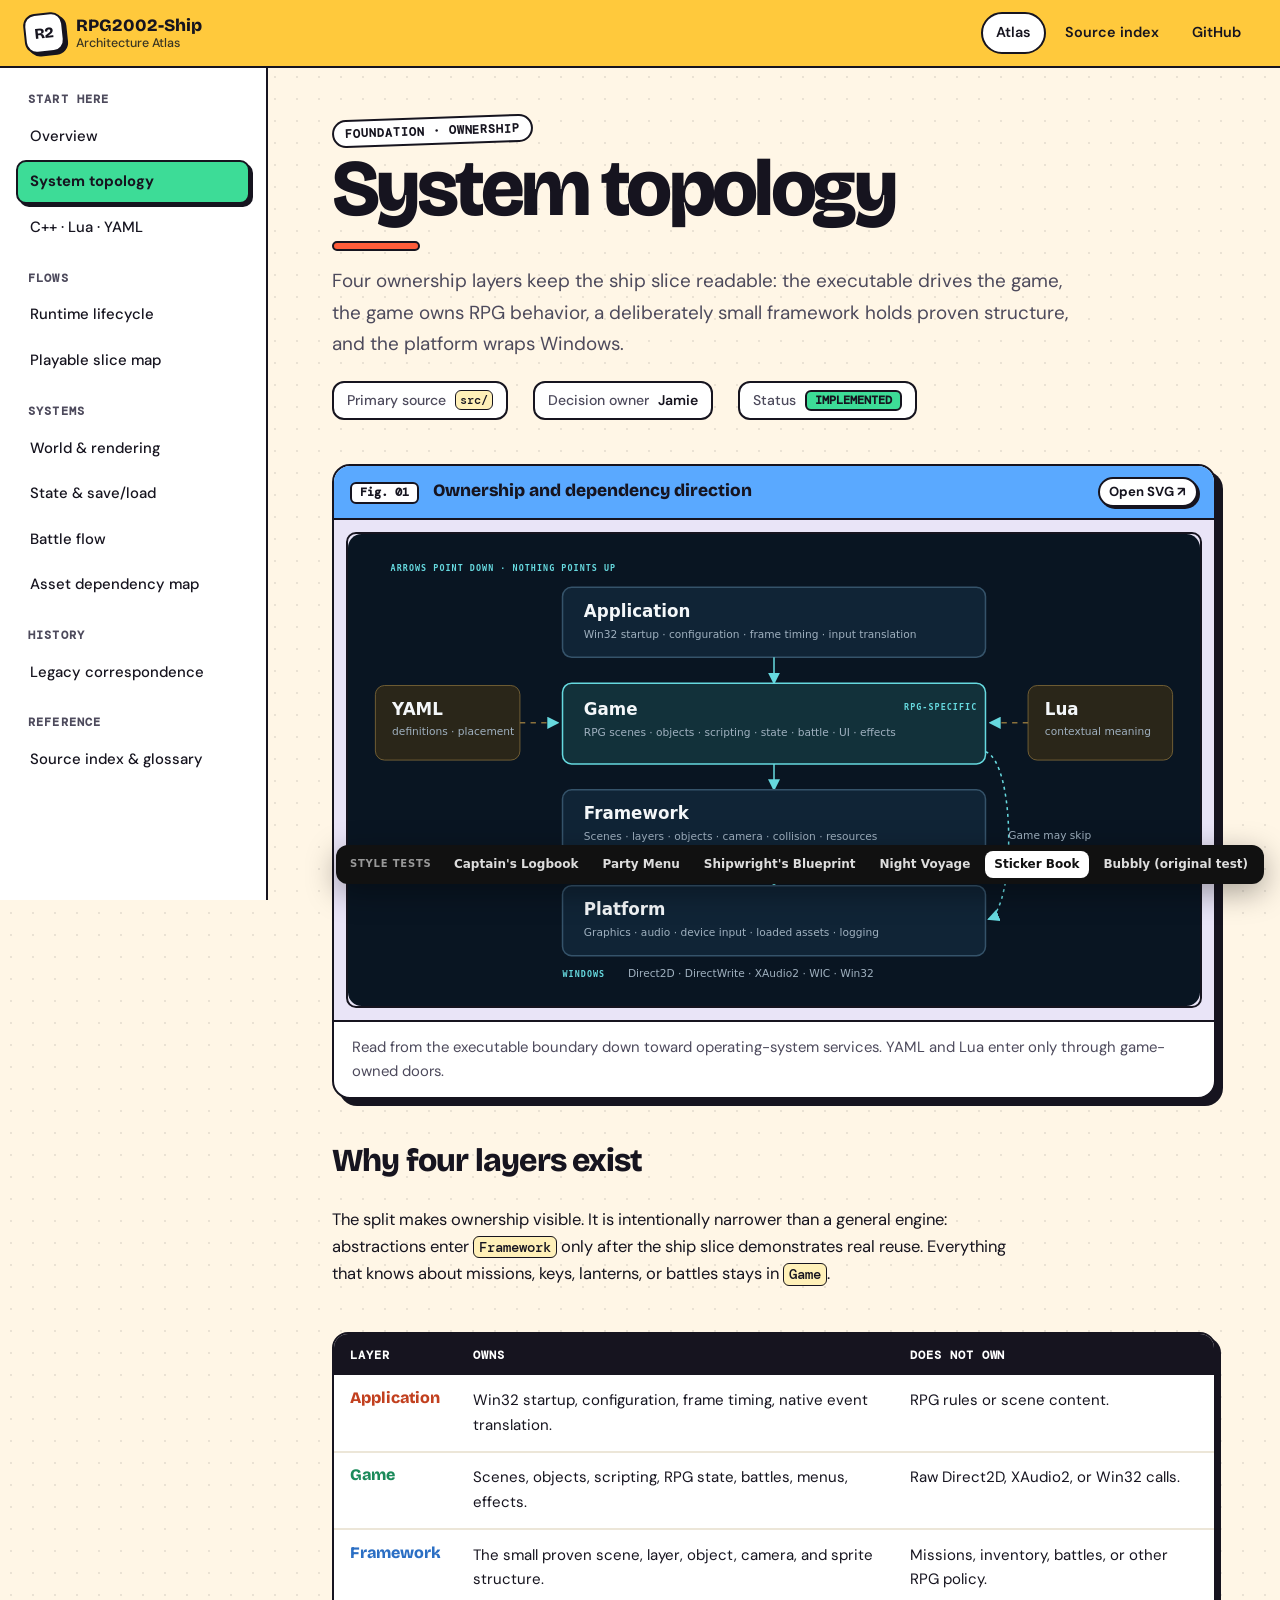
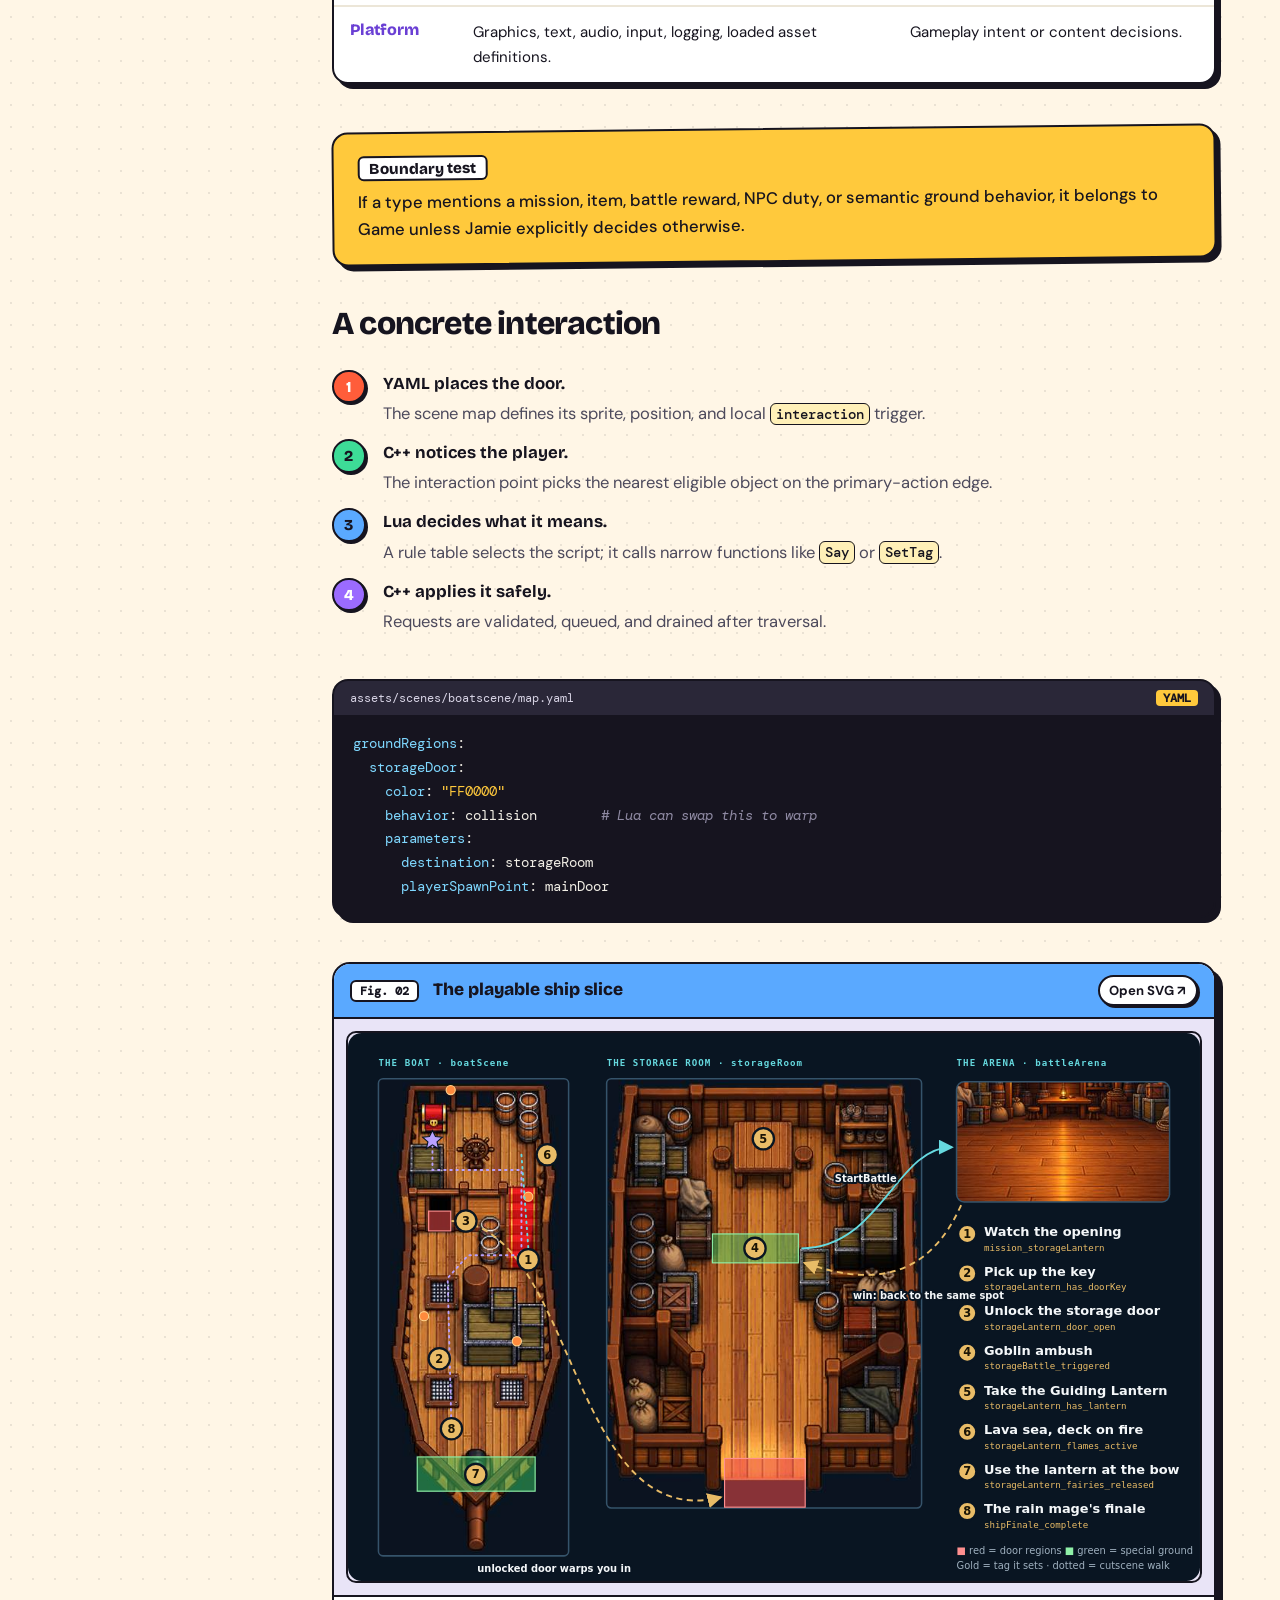
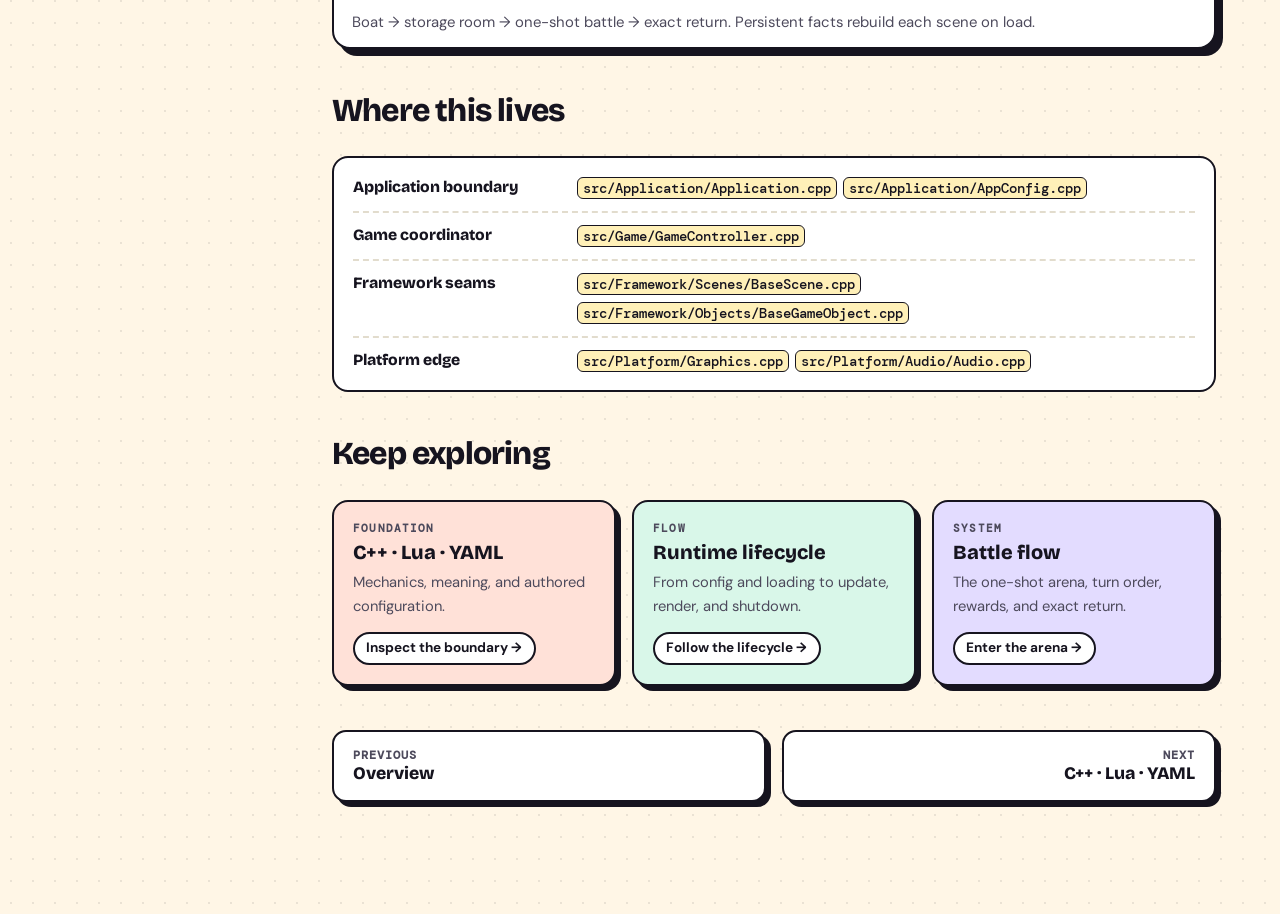
<file: docs/site-docs/style-test-sticker.html>
<!doctype html>
<html lang="en" data-theme="sticker">
<head>
  <meta charset="utf-8">
  <meta name="viewport" content="width=device-width, initial-scale=1">
  <meta name="description" content="Theme experiment for the RPG2002-Ship Architecture Atlas: Sticker Book.">
  <title>Sticker Book · Atlas style test</title>
  <link rel="preconnect" href="https://fonts.googleapis.com">
  <link rel="preconnect" href="https://fonts.gstatic.com" crossorigin>
  <link rel="stylesheet" href="https://fonts.googleapis.com/css2?family=Bricolage+Grotesque:opsz,wght@12..96,500..800&amp;family=DM+Sans:opsz,wght@9..40,400..700&amp;family=DM+Mono:wght@400;500&amp;display=swap">
  <style>
    /* ---- shared layout (identical across style tests) ---- */
    :root { --sidebar-w: 268px; --topbar-h: 68px; --content-w: 920px; }
    *, *::before, *::after { box-sizing: border-box; }
    html { scroll-behavior: smooth; scroll-padding-top: calc(var(--topbar-h) + 1.5rem); -webkit-text-size-adjust: 100%; }
    body { margin: 0; min-width: 320px; background: var(--bg); color: var(--ink); font-family: var(--font-body); font-size: 16.5px; line-height: 1.65; }
    img { max-width: 100%; }
    h1, h2, h3, p { margin-top: 0; }
    .skip-link { position: absolute; left: 1rem; top: -4rem; z-index: 50; padding: .6rem 1rem; background: var(--ink); color: var(--bg); }
    .skip-link:focus { top: 1rem; }
    :focus-visible { outline: 3px solid var(--focus, var(--accent)); outline-offset: 3px; }

    .topbar { position: fixed; inset: 0 0 auto; z-index: 20; height: var(--topbar-h); display: flex; align-items: center; justify-content: space-between; gap: 1rem; padding: 0 1.5rem; }
    .brand { display: inline-flex; align-items: center; gap: .75rem; text-decoration: none; color: inherit; }
    .brand-mark { display: grid; place-items: center; flex: 0 0 auto; width: 40px; height: 40px; }
    .brand-text strong, .brand-text small { display: block; line-height: 1.2; }
    .top-links { display: flex; gap: .25rem; }
    .top-links a { padding: .45rem .8rem; text-decoration: none; }

    .layout { padding-top: var(--topbar-h); }
    .sidebar { position: fixed; top: var(--topbar-h); bottom: 0; left: 0; width: var(--sidebar-w); overflow-y: auto; padding: 1.5rem 1rem 6rem; }
    .nav-group { margin-bottom: 1.35rem; }
    .nav-label { margin: 0 .75rem .45rem; }
    .sidebar a { display: block; padding: .48rem .75rem; text-decoration: none; }

    main { margin-left: var(--sidebar-w); padding: 3rem clamp(1.25rem, 5vw, 4.5rem) 7rem; outline: none; }
    .page { max-width: var(--content-w); margin: 0 auto; }
    .page > * + * { margin-top: 2.75rem; }

    .page-hero h1 { margin: .35rem 0 .9rem; }
    .lede { max-width: 46rem; margin-bottom: 1.4rem; }
    .meta { display: flex; flex-wrap: wrap; gap: .6rem 1.6rem; margin: 0; padding: 0; list-style: none; }
    .meta li { display: flex; align-items: center; gap: .55rem; }

    .diagram { margin-left: 0; margin-right: 0; }
    .diagram-head { display: flex; align-items: baseline; flex-wrap: wrap; gap: .4rem .9rem; }
    .fig-open { margin-left: auto; text-decoration: none; }
    .diagram-frame img { display: block; width: 100%; height: auto; }

    .prose p { max-width: 44rem; }
    .table-wrap { overflow-x: auto; }
    table { width: 100%; border-collapse: collapse; }
    th, td { text-align: left; vertical-align: top; padding: .8rem 1rem; }

    .callout p { margin: 0; }
    .steps { margin: 1.2rem 0 0; padding: 0; list-style: none; counter-reset: step; display: grid; gap: .75rem; }
    .steps li { counter-increment: step; position: relative; display: grid; gap: .15rem; padding-left: 3.2rem; }
    .steps li::before { content: counter(step); position: absolute; left: 0; top: 0; display: grid; place-items: center; width: 2.1rem; height: 2.1rem; }

    .code-block { margin-left: 0; margin-right: 0; overflow: hidden; }
    .code-block figcaption { display: flex; justify-content: space-between; gap: 1rem; }
    .code-block pre { margin: 0; overflow-x: auto; }

    .sources dl { margin: 0; display: grid; }
    .sources dl > div { display: grid; grid-template-columns: minmax(10rem, 13rem) 1fr; gap: 1rem; padding: .75rem 0; }
    .sources dt, .sources dd { margin: 0; }
    .sources dd { display: flex; flex-wrap: wrap; gap: .4rem; }

    .cards { display: grid; grid-template-columns: repeat(auto-fit, minmax(220px, 1fr)); gap: 1rem; margin-top: 1rem; }
    .card { display: flex; flex-direction: column; gap: .35rem; padding: 1.2rem; text-decoration: none; color: inherit; }
    .card p { margin: 0; flex: 1; }
    .pager { display: grid; grid-template-columns: 1fr 1fr; gap: 1rem; }
    .pager a { display: flex; flex-direction: column; padding: 1rem 1.2rem; text-decoration: none; }
    .pager .next-link { text-align: right; }

    .theme-switch { position: fixed; right: 1rem; bottom: 1rem; z-index: 30; display: flex; flex-wrap: wrap; align-items: center; gap: .3rem; max-width: calc(100% - 2rem); padding: .4rem; border-radius: 12px; background: #111; color: #ddd; font: 600 12px/1 system-ui, sans-serif; box-shadow: 0 8px 30px rgba(0,0,0,.35); }
    .theme-switch span { padding: 0 .5rem; color: #999; text-transform: uppercase; letter-spacing: .08em; font-size: 10px; }
    .theme-switch a { padding: .45rem .6rem; border-radius: 8px; color: #ddd; text-decoration: none; }
    .theme-switch a:hover { background: #2a2a2a; }
    .theme-switch a[aria-current] { background: #fff; color: #111; }

    @media (max-width: 900px) {
      :root { --sidebar-w: 0px; }
      .top-links { display: none; }
      .sidebar { position: sticky; top: var(--topbar-h); z-index: 15; width: 100%; height: auto; overflow-x: auto; overflow-y: hidden; padding: .55rem .75rem; display: block; }
      .sidebar nav { display: flex; gap: .25rem; }
      .nav-group { display: contents; }
      .nav-label { display: none; }
      .sidebar a { flex: 0 0 auto; white-space: nowrap; font-size: .85rem; }
      main { margin-left: 0; padding: 2rem 1rem 8rem; }
      .sources dl > div { grid-template-columns: 1fr; gap: .35rem; }
      .theme-switch { left: .75rem; right: .75rem; flex-wrap: nowrap; overflow-x: auto; white-space: nowrap; }
    }
    @media (prefers-reduced-motion: reduce) {
      *, *::before, *::after { animation: none !important; transition: none !important; scroll-behavior: auto !important; }
    }

    /* ---- Sticker Book: cream paper, thick ink outlines, hard offset shadows, punchy color ---- */
    :root {
      color-scheme: light;
      --bg: #fff6e6;
      --paper: #ffffff;
      --ink: #16141f;
      --muted: #4d4a5c;
      --accent: #ff5d3a;     /* tomato */
      --sun: #ffc93c;
      --mint: #3ddc97;
      --sky: #5aa9ff;
      --grape: #9b6bff;
      --edge: 2.5px solid var(--ink);
      --shadow: 5px 5px 0 var(--ink);
      --font-body: "DM Sans", system-ui, sans-serif;
      --font-head: "Bricolage Grotesque", "DM Sans", sans-serif;
      --font-mono: "DM Mono", ui-monospace, monospace;
    }
    body { background-color: var(--bg); background-image: radial-gradient(rgba(22,20,31,.09) 1.2px, transparent 1.2px); background-size: 22px 22px; }
    a { color: var(--ink); text-decoration-color: var(--accent); text-decoration-thickness: 2px; text-underline-offset: 3px; }

    .topbar { background: var(--sun); border-bottom: var(--edge); }
    .brand-mark { border: var(--edge); border-radius: 12px; background: var(--paper); color: var(--ink); font: 800 15px/1 var(--font-head); box-shadow: 3px 3px 0 var(--ink); transform: rotate(-6deg); }
    .brand-text strong { font: 800 1.08rem var(--font-head); }
    .brand-text small { color: #3a3523; font-size: .78rem; font-weight: 500; }
    .top-links a { color: var(--ink); font-weight: 600; font-size: .9rem; border: 2px solid transparent; border-radius: 999px; }
    .top-links a:hover, .top-links a[aria-current] { border-color: var(--ink); background: var(--paper); }

    .sidebar { background: var(--paper); border-right: var(--edge); }
    .nav-label { color: var(--muted); font: 700 .72rem var(--font-mono); letter-spacing: .1em; text-transform: uppercase; }
    .sidebar a { margin: .1rem 0; color: var(--ink); font-weight: 500; font-size: .93rem; border: 2px solid transparent; border-radius: 10px; }
    .sidebar a:hover { border-color: var(--ink); }
    .sidebar a.active { border-color: var(--ink); background: var(--mint); font-weight: 700; box-shadow: 3px 3px 0 var(--ink); }

    .page-hero { position: relative; }
    .eyebrow { display: inline-block; margin: 0; padding: .25rem .7rem; border: 2px solid var(--ink); border-radius: 999px; background: var(--paper); font: 600 .74rem var(--font-mono); letter-spacing: .08em; text-transform: uppercase; transform: rotate(-2deg); }
    h1 { font: 800 clamp(2.8rem, 7vw, 5rem)/.95 var(--font-head); letter-spacing: -.045em; }
    h1::after { content: ""; display: block; width: 5.5rem; height: 10px; margin-top: .9rem; border: 2px solid var(--ink); border-radius: 999px; background: var(--accent); }
    h2 { font: 800 clamp(1.5rem, 3vw, 2rem)/1.15 var(--font-head); letter-spacing: -.025em; }
    .lede { color: var(--muted); font-size: 1.18rem; }
    .meta li { padding: .35rem .8rem; border: 2px solid var(--ink); border-radius: 12px; background: var(--paper); font-size: .88rem; font-weight: 600; }
    .meta span { color: var(--muted); font-weight: 500; }
    .badge { padding: .05rem .5rem; border: 2px solid var(--ink); border-radius: 6px; background: var(--mint); font: 700 .74rem var(--font-mono); text-transform: uppercase; }
    code { padding: .08em .35em; border: 1.5px solid var(--ink); border-radius: 6px; background: #fff0b8; color: var(--ink); font: 500 .84em var(--font-mono); }

    .diagram { border: var(--edge); border-radius: 18px; background: var(--paper); box-shadow: 7px 7px 0 var(--ink); overflow: hidden; }
    .diagram:nth-of-type(odd) .diagram-head { background: var(--sky); }
    .diagram-head { padding: .7rem 1rem; border-bottom: var(--edge); background: var(--grape); }
    .fig-num { padding: .1rem .5rem; border: 2px solid var(--ink); border-radius: 6px; background: var(--paper); font: 600 .72rem var(--font-mono); }
    .fig-title { font: 800 1.08rem var(--font-head); color: var(--ink); }
    .fig-open { padding: .15rem .6rem; border: 2px solid var(--ink); border-radius: 999px; background: var(--paper); color: var(--ink); font-size: .82rem; font-weight: 700; box-shadow: 2px 2px 0 var(--ink); }
    .fig-open:hover { transform: translate(-1px,-1px); box-shadow: 3px 3px 0 var(--ink); }
    .diagram-frame { padding: 12px; background: #e9e4f7; }
    .diagram-frame img { border: 2px solid var(--ink); border-radius: 10px; }
    .diagram-note { margin: 0; padding: .8rem 1.1rem; border-top: var(--edge); color: var(--muted); font-size: .93rem; }

    .table-wrap { border: var(--edge); border-radius: 16px; background: var(--paper); box-shadow: var(--shadow); }
    th { background: var(--ink); color: var(--paper); font: 600 .74rem var(--font-mono); letter-spacing: .08em; text-transform: uppercase; }
    td { border-bottom: 2px solid #ece6d8; font-size: .94rem; }
    td:first-child { font: 800 1rem var(--font-head); white-space: nowrap; }
    tr:nth-child(1) td:first-child { color: #c2401f; } tr:nth-child(2) td:first-child { color: #1b8a5a; }
    tr:nth-child(3) td:first-child { color: #2b6fc4; } tr:nth-child(4) td:first-child { color: #6a3fd4; }
    tr:last-child td { border-bottom: 0; }

    .callout { position: relative; padding: 1.3rem 1.5rem; border: var(--edge); border-radius: 16px; background: var(--sun); box-shadow: var(--shadow); transform: rotate(-.6deg); }
    .callout-label { display: inline-block; margin-bottom: .45rem; padding: .1rem .6rem; border: 2px solid var(--ink); border-radius: 6px; background: var(--paper); font: 800 .95rem var(--font-head); }
    .callout p { font-size: 1.04rem; font-weight: 500; }

    .steps li::before { border: 2px solid var(--ink); border-radius: 50%; background: var(--accent); color: var(--paper); font: 800 .95rem var(--font-head); box-shadow: 2px 2px 0 var(--ink); }
    .steps li:nth-child(2)::before { background: var(--mint); color: var(--ink); }
    .steps li:nth-child(3)::before { background: var(--sky); color: var(--ink); }
    .steps li:nth-child(4)::before { background: var(--grape); }
    .steps li strong { font-family: var(--font-head); font-size: 1.05rem; }
    .steps li span { color: var(--muted); }

    .code-block { border: var(--edge); border-radius: 16px; background: var(--ink); box-shadow: var(--shadow); }
    .code-block figcaption { padding: .55rem 1rem; background: #2a2738; color: #d9d5e6; font: .78rem var(--font-mono); }
    .code-lang { padding: 0 .45rem; border-radius: 4px; background: var(--sun); color: var(--ink); font-weight: 600; }
    .code-block pre { padding: 1.1rem 1.2rem; color: #f2efe6; font: .9rem/1.65 var(--font-mono); }
    .code-block code { padding: 0; border: 0; background: none; color: inherit; font: inherit; }
    .k { color: #7fd8ff; } .s { color: var(--sun); } .c { color: #8f8aa3; font-style: italic; }

    .sources dl { padding: .4rem 1.2rem; border: var(--edge); border-radius: 16px; background: var(--paper); }
    .sources dl > div { border-bottom: 2px dashed #e2dccd; }
    .sources dl > div:last-child { border-bottom: 0; }
    .sources dt { font: 800 .98rem var(--font-head); }

    .card { border: var(--edge); border-radius: 16px; background: var(--paper); box-shadow: var(--shadow); transition: transform .12s, box-shadow .12s; }
    .card:nth-child(1) { background: #ffe1d8; } .card:nth-child(2) { background: #d9f7e9; } .card:nth-child(3) { background: #e3dcff; }
    .card:hover { transform: translate(-3px,-3px) rotate(-.5deg); box-shadow: 8px 8px 0 var(--ink); }
    .card:active { transform: translate(3px,3px); box-shadow: 1px 1px 0 var(--ink); }
    .card-kicker { font: 600 .7rem var(--font-mono); letter-spacing: .1em; text-transform: uppercase; color: var(--muted); }
    .card strong { font: 800 1.25rem var(--font-head); }
    .card p { color: var(--muted); font-size: .92rem; }
    .card-go { align-self: flex-start; margin-top: .5rem; padding: .2rem .7rem; border: 2px solid var(--ink); border-radius: 999px; background: var(--paper); font-weight: 700; font-size: .85rem; }
    .card-go::after { content: " →"; }

    .pager a { border: var(--edge); border-radius: 14px; background: var(--paper); color: var(--ink); font: 800 1.1rem var(--font-head); box-shadow: var(--shadow); }
    .pager a:hover { background: var(--sun); }
    .pager small { color: var(--muted); font: 600 .72rem var(--font-mono); text-transform: uppercase; letter-spacing: .08em; }

    @media (max-width: 900px) { .sidebar { border-right: 0; border-bottom: var(--edge); } }
  </style>
</head>
<body>
  <a class="skip-link" href="#content">Skip to documentation</a>
  <header class="topbar">
    <a class="brand" href="#top" aria-label="RPG2002-Ship Architecture Atlas home">
      <span class="brand-mark" aria-hidden="true">R2</span>
      <span class="brand-text"><strong>RPG2002-Ship</strong><small>Architecture Atlas</small></span>
    </a>
    <nav class="top-links" aria-label="Site">
      <a href="#top" aria-current="page">Atlas</a>
      <a href="#sources">Source index</a>
      <a href="https://github.com/squareparticle/RPG2002-Ship">GitHub</a>
    </nav>
  </header>

  <div class="layout">
    <aside class="sidebar" aria-label="Documentation">
      <nav>
        <div class="nav-group">
          <p class="nav-label">Start here</p>
          <a href="#top">Overview</a>
          <a href="#top" class="active" aria-current="page">System topology</a>
          <a href="#top">C++ · Lua · YAML</a>
        </div>
        <div class="nav-group">
          <p class="nav-label">Flows</p>
          <a href="#top">Runtime lifecycle</a>
          <a href="#top">Playable slice map</a>
        </div>
        <div class="nav-group">
          <p class="nav-label">Systems</p>
          <a href="#top">World &amp; rendering</a>
          <a href="#top">State &amp; save/load</a>
          <a href="#top">Battle flow</a>
          <a href="#top">Asset dependency map</a>
        </div>
        <div class="nav-group">
          <p class="nav-label">History</p>
          <a href="#top">Legacy correspondence</a>
        </div>
        <div class="nav-group">
          <p class="nav-label">Reference</p>
          <a href="#top">Source index &amp; glossary</a>
        </div>
      </nav>
    </aside>

    <main id="content" tabindex="-1">
      <div class="page" id="top">
        <header class="page-hero">
          <p class="eyebrow">Foundation · Ownership</p>
          <h1>System topology</h1>
          <p class="lede">Four ownership layers keep the ship slice readable: the executable drives the game, the game owns RPG behavior, a deliberately small framework holds proven structure, and the platform wraps Windows.</p>
          <ul class="meta">
            <li><span>Primary source</span><code>src/</code></li>
            <li><span>Decision owner</span>Jamie</li>
            <li><span>Status</span><b class="badge">Implemented</b></li>
          </ul>
        </header>

        <figure class="diagram">
          <figcaption class="diagram-head">
            <span class="fig-num">Fig. 01</span>
            <span class="fig-title">Ownership and dependency direction</span>
            <a class="fig-open" href="assets/diagrams/system-topology.svg">Open SVG <span aria-hidden="true">↗</span></a>
          </figcaption>
          <div class="diagram-frame"><img src="assets/diagrams/system-topology.svg" alt="System topology: Application, Game, Framework and Platform ownership layers, with YAML and Lua entering through game-owned boundaries." width="1120" height="620"></div>
          <p class="diagram-note">Read from the executable boundary down toward operating-system services. YAML and Lua enter only through game-owned doors.</p>
        </figure>

        <section class="prose">
          <h2>Why four layers exist</h2>
          <p>The split makes ownership visible. It is intentionally narrower than a general engine: abstractions enter <code>Framework</code> only after the ship slice demonstrates real reuse. Everything that knows about missions, keys, lanterns, or battles stays in <code>Game</code>.</p>
        </section>

        <div class="table-wrap">
          <table>
            <thead><tr><th>Layer</th><th>Owns</th><th>Does not own</th></tr></thead>
            <tbody>
              <tr><td>Application</td><td>Win32 startup, configuration, frame timing, native event translation.</td><td>RPG rules or scene content.</td></tr>
              <tr><td>Game</td><td>Scenes, objects, scripting, RPG state, battles, menus, effects.</td><td>Raw Direct2D, XAudio2, or Win32 calls.</td></tr>
              <tr><td>Framework</td><td>The small proven scene, layer, object, camera, and sprite structure.</td><td>Missions, inventory, battles, or other RPG policy.</td></tr>
              <tr><td>Platform</td><td>Graphics, text, audio, input, logging, loaded asset definitions.</td><td>Gameplay intent or content decisions.</td></tr>
            </tbody>
          </table>
        </div>

        <aside class="callout">
          <span class="callout-label">Boundary test</span>
          <p>If a type mentions a mission, item, battle reward, NPC duty, or semantic ground behavior, it belongs to Game unless Jamie explicitly decides otherwise.</p>
        </aside>

        <section class="prose">
          <h2>A concrete interaction</h2>
          <ol class="steps">
            <li><strong>YAML places the door.</strong><span>The scene map defines its sprite, position, and local <code>interaction</code> trigger.</span></li>
            <li><strong>C++ notices the player.</strong><span>The interaction point picks the nearest eligible object on the primary-action edge.</span></li>
            <li><strong>Lua decides what it means.</strong><span>A rule table selects the script; it calls narrow functions like <code>Say</code> or <code>SetTag</code>.</span></li>
            <li><strong>C++ applies it safely.</strong><span>Requests are validated, queued, and drained after traversal.</span></li>
          </ol>
        </section>

        <figure class="code-block">
          <figcaption><span class="code-file">assets/scenes/boatscene/map.yaml</span><span class="code-lang">YAML</span></figcaption>
<pre><code><span class="k">groundRegions</span>:
  <span class="k">storageDoor</span>:
    <span class="k">color</span>: <span class="s">"FF0000"</span>
    <span class="k">behavior</span>: collision        <span class="c"># Lua can swap this to warp</span>
    <span class="k">parameters</span>:
      <span class="k">destination</span>: storageRoom
      <span class="k">playerSpawnPoint</span>: mainDoor</code></pre>
        </figure>

        <figure class="diagram">
          <figcaption class="diagram-head">
            <span class="fig-num">Fig. 02</span>
            <span class="fig-title">The playable ship slice</span>
            <a class="fig-open" href="assets/diagrams/game-map.svg">Open SVG <span aria-hidden="true">↗</span></a>
          </figcaption>
          <div class="diagram-frame"><img src="assets/diagrams/game-map.svg" alt="Playable ship vertical slice: boat to storage room to battle arena and back, with persistent facts driving scene reconstruction." width="1120" height="600"></div>
          <p class="diagram-note">Boat → storage room → one-shot battle → exact return. Persistent facts rebuild each scene on load.</p>
        </figure>

        <section class="sources" id="sources">
          <h2>Where this lives</h2>
          <dl>
            <div><dt>Application boundary</dt><dd><code>src/Application/Application.cpp</code> <code>src/Application/AppConfig.cpp</code></dd></div>
            <div><dt>Game coordinator</dt><dd><code>src/Game/GameController.cpp</code></dd></div>
            <div><dt>Framework seams</dt><dd><code>src/Framework/Scenes/BaseScene.cpp</code> <code>src/Framework/Objects/BaseGameObject.cpp</code></dd></div>
            <div><dt>Platform edge</dt><dd><code>src/Platform/Graphics.cpp</code> <code>src/Platform/Audio/Audio.cpp</code></dd></div>
          </dl>
        </section>

        <section class="next">
          <h2>Keep exploring</h2>
          <div class="cards">
            <a class="card" href="#top"><span class="card-kicker">Foundation</span><strong>C++ · Lua · YAML</strong><p>Mechanics, meaning, and authored configuration.</p><span class="card-go">Inspect the boundary</span></a>
            <a class="card" href="#top"><span class="card-kicker">Flow</span><strong>Runtime lifecycle</strong><p>From config and loading to update, render, and shutdown.</p><span class="card-go">Follow the lifecycle</span></a>
            <a class="card" href="#top"><span class="card-kicker">System</span><strong>Battle flow</strong><p>The one-shot arena, turn order, rewards, and exact return.</p><span class="card-go">Enter the arena</span></a>
          </div>
        </section>

        <nav class="pager" aria-label="Previous and next page">
          <a href="#top" class="prev"><small>Previous</small>Overview</a>
          <a href="#top" class="next-link"><small>Next</small>C++ · Lua · YAML</a>
        </nav>
      </div>
    </main>
  </div>

  <nav class="theme-switch" aria-label="Compare style tests">
    <span>Style tests</span>
    <a href="style-test-logbook.html">Captain's Logbook</a>
    <a href="style-test-menu.html">Party Menu</a>
    <a href="style-test-blueprint.html">Shipwright's Blueprint</a>
    <a href="style-test-lantern.html">Night Voyage</a>
    <a href="style-test-sticker.html" aria-current="page">Sticker Book</a>
    <a href="style-test.html">Bubbly (original test)</a>
  </nav>
</body>
</html>
</file>
<file: docs/site-docs/styles.css>
/*
  RPG2002-Ship Architecture Atlas
  Two themes share every layout rule and differ through tokens:
    [data-theme="sticker"]  Sticker Book (default): cream paper, ink outlines, hard shadows
    [data-theme="voyage"]   Night Voyage: deep-sea dark, lantern amber, soft glow
  Theme-only decoration lives in the two blocks at the end of this file.
*/

/* ---------- Tokens ---------- */
:root,
:root[data-theme="sticker"] {
  color-scheme: light;
  --bg: #fff6e6;
  --surface: #ffffff;
  --surface-2: #fbf3e3;
  --ink: #16141f;
  --muted: #4d4a5c;
  --faint: #6d6979;
  --line: #16141f;
  --line-soft: #e6dfcf;
  --bw: 2.5px;
  --radius: 16px;
  --radius-sm: 10px;
  --shadow: 5px 5px 0 var(--ink);
  --shadow-lg: 7px 7px 0 var(--ink);
  --shadow-hover: 8px 8px 0 var(--ink);
  --accent: #ff5d3a;
  --accent-ink: #c2401f;
  --sun: #ffc93c;
  --mint: #3ddc97;
  --sky: #5aa9ff;
  --grape: #9b6bff;
  --link: var(--ink);
  --link-deco: var(--accent);
  --topbar-bg: var(--sun);
  --sidebar-bg: var(--surface);
  --active-bg: var(--mint);
  --active-ink: var(--ink);
  --code-bg: #fff0b8;
  --code-ink: var(--ink);
  --code-border: 1.5px solid var(--ink);
  --label: var(--muted);
  --diagram-mat: #e9e4f7;
  --callout-bg: var(--sun);
  --callout-ink: var(--ink);
  --tint-1: #ffe1d8;
  --tint-2: #d9f7e9;
  --tint-3: #e3dcff;
  --font-body: "DM Sans", ui-sans-serif, system-ui, sans-serif;
  --font-head: "Bricolage Grotesque", "DM Sans", ui-sans-serif, system-ui, sans-serif;
  --font-mono: "DM Mono", ui-monospace, SFMono-Regular, Consolas, monospace;
}

:root[data-theme="voyage"] {
  color-scheme: dark;
  --bg: #070b14;
  --surface: #0e1522;
  --surface-2: #131c2c;
  --ink: #eef1f6;
  --muted: #98a3b5;
  --faint: #6b778b;
  --line: #1f2a3c;
  --line-soft: #1f2a3c;
  --bw: 1px;
  --radius: 18px;
  --radius-sm: 10px;
  --shadow: 0 24px 50px -28px rgba(0, 0, 0, .85);
  --shadow-lg: 0 30px 60px -30px rgba(0, 0, 0, .85);
  --shadow-hover: 0 18px 40px -20px rgba(255, 181, 71, .35);
  --accent: #ffb547;
  --accent-ink: #ffb547;
  --ember: #ff7b54;
  --sea: #5fd4db;
  --link: var(--accent);
  --link-deco: rgba(255, 181, 71, .45);
  --topbar-bg: rgba(7, 11, 20, .8);
  --sidebar-bg: var(--bg);
  --active-bg: linear-gradient(90deg, rgba(255, 181, 71, .16), rgba(255, 181, 71, .02));
  --active-ink: var(--ink);
  --code-bg: var(--surface-2);
  --code-ink: #ffd18a;
  --code-border: 1px solid #2b3950;
  --label: var(--faint);
  --diagram-mat: transparent;
  --callout-bg: linear-gradient(100deg, rgba(255, 181, 71, .12), rgba(255, 181, 71, .03) 60%);
  --callout-ink: #e4dccd;
  --tint-1: var(--surface);
  --tint-2: var(--surface);
  --tint-3: var(--surface);
  --font-body: "Inter", ui-sans-serif, system-ui, sans-serif;
  --font-head: "Bricolage Grotesque", "Inter", ui-sans-serif, system-ui, sans-serif;
  --font-mono: "JetBrains Mono", ui-monospace, SFMono-Regular, Consolas, monospace;
}

:root { --sidebar: 268px; --topbar: 68px; }

/* ---------- Base ---------- */
* , *::before, *::after { box-sizing: border-box; }
html { scroll-behavior: smooth; -webkit-text-size-adjust: 100%; }
body {
  margin: 0;
  min-width: 320px;
  background-color: var(--bg);
  color: var(--ink);
  font-family: var(--font-body);
  font-size: 16.5px;
  line-height: 1.65;
}
a { color: var(--link); text-decoration-color: var(--link-deco); text-decoration-thickness: 2px; text-underline-offset: 3px; }
button, a { -webkit-tap-highlight-color: transparent; }
button { font: inherit; cursor: pointer; }
:focus-visible { outline: 3px solid var(--accent); outline-offset: 3px; }

.skip-link {
  position: fixed; left: 1rem; top: -4rem; z-index: 100;
  padding: .7rem 1rem; border: var(--bw) solid var(--line); border-radius: var(--radius-sm);
  background: var(--surface); color: var(--ink); font-weight: 700;
}
.skip-link:focus { top: 1rem; }
.site-shell { min-height: 100vh; }

/* ---------- Top bar ---------- */
.topbar {
  position: fixed; inset: 0 0 auto 0; z-index: 20; height: var(--topbar);
  display: flex; align-items: center; justify-content: space-between; gap: 1rem;
  padding: 0 1.4rem;
  border-bottom: var(--bw) solid var(--line);
  background: var(--topbar-bg);
}
.brand { display: inline-flex; gap: .75rem; align-items: center; color: var(--ink); text-decoration: none; }
.brand-mark { display: grid; place-items: center; flex: 0 0 auto; width: 40px; height: 40px; font: 800 15px/1 var(--font-head); }
.brand strong, .brand small { display: block; line-height: 1.2; }
.brand strong { font: 800 1.05rem var(--font-head); white-space: nowrap; }
.brand small { margin-top: .1rem; font-size: .76rem; font-weight: 500; }

.topbar-actions { display: flex; align-items: center; gap: .75rem; }
.status { display: inline-flex; align-items: center; gap: .5rem; font-size: .8rem; font-weight: 600; }
.status span { width: 8px; height: 8px; border-radius: 99px; }

.theme-switch { display: inline-flex; padding: 3px; gap: 2px; border-radius: 999px; }
.theme-switch button {
  display: inline-flex; align-items: center; gap: .4rem;
  padding: .38rem .8rem; border: 0; border-radius: 999px;
  background: transparent; color: inherit; font-size: .82rem; font-weight: 700; white-space: nowrap;
}
.theme-switch svg { width: 15px; height: 15px; flex: 0 0 auto; }

.menu-button {
  display: none; padding: .5rem .85rem;
  border: var(--bw) solid var(--line); border-radius: 999px;
  background: var(--surface); color: var(--ink); font-weight: 700;
}

/* ---------- Sidebar ---------- */
.sidebar {
  position: fixed; top: var(--topbar); bottom: 0; left: 0; z-index: 15; width: var(--sidebar);
  display: flex; flex-direction: column; justify-content: space-between;
  overflow-y: auto; padding: 1.4rem 1rem 1.2rem;
  border-right: var(--bw) solid var(--line);
  background: var(--sidebar-bg);
}
.sidebar nav { display: grid; gap: .15rem; }
.nav-label { margin: 1.2rem .75rem .35rem; color: var(--label); font: 600 .7rem var(--font-mono); letter-spacing: .12em; text-transform: uppercase; }
.nav-label:first-child { margin-top: 0; }
.sidebar a {
  display: block; padding: .5rem .75rem;
  border: 2px solid transparent; border-radius: var(--radius-sm);
  color: var(--muted); font-size: .92rem; font-weight: 500; text-decoration: none;
}
.sidebar a:hover { color: var(--ink); }
.sidebar a[aria-current="page"] { color: var(--active-ink); background: var(--active-bg); font-weight: 700; }

.sidebar-note { margin-top: 2rem; padding: .9rem 1rem; border-radius: var(--radius-sm); }
.sidebar-note span { font: 600 .7rem var(--font-mono); letter-spacing: .1em; text-transform: uppercase; }
.sidebar-note p { margin: .4rem 0 0; color: var(--muted); font-size: .8rem; line-height: 1.5; }

/* ---------- Page ---------- */
main { margin-left: var(--sidebar); padding: calc(var(--topbar) + 3rem) clamp(1.2rem, 5vw, 4.5rem) 5rem; outline: none; }
.doc-page { width: min(100%, 960px); margin: 0 auto; }
.doc-page > header { position: relative; margin-bottom: 2.75rem; }

.eyebrow { margin: 0 0 1rem; font: 600 .74rem var(--font-mono); letter-spacing: .1em; text-transform: uppercase; }
h1, h2, h3 { font-family: var(--font-head); line-height: 1.12; }
h1 { max-width: 820px; margin: 0; font-size: clamp(2.5rem, 6.4vw, 4.6rem); font-weight: 800; letter-spacing: -.04em; }
h2 { margin: 3.25rem 0 .9rem; font-size: clamp(1.5rem, 3vw, 2rem); font-weight: 800; letter-spacing: -.025em; }
h3 { margin: 0 0 .5rem; font-size: 1.12rem; font-weight: 800; }
.lede { max-width: 760px; margin: 1.2rem 0 0; color: var(--muted); font-size: clamp(1.04rem, 2vw, 1.18rem); line-height: 1.65; }
.meta-row { display: flex; flex-wrap: wrap; gap: .55rem; margin-top: 1.4rem; }
.meta-row span { padding: .3rem .75rem; font-size: .84rem; font-weight: 600; }

.prose { max-width: 780px; }
.prose p, .prose li { color: var(--muted); }
code {
  padding: .08em .38em; border: var(--code-border); border-radius: 6px;
  background: var(--code-bg); color: var(--code-ink);
  font: 500 .84em var(--font-mono); overflow-wrap: anywhere;
}

/* ---------- Diagrams ---------- */
.diagram-block {
  margin: 2.5rem 0 1rem; overflow: hidden;
  border: var(--bw) solid var(--line); border-radius: calc(var(--radius) + 2px);
  background: var(--surface); box-shadow: var(--shadow-lg);
}
.diagram-toolbar {
  display: flex; align-items: center; justify-content: space-between; gap: 1rem;
  padding: .85rem 1.1rem;
  border-bottom: var(--bw) solid var(--line);
}
.diagram-toolbar h2 { margin: 0; font-size: 1.15rem; letter-spacing: -.01em; }
.diagram-toolbar p { margin: .2rem 0 0; font-size: .86rem; line-height: 1.45; }
.diagram-actions { display: flex; gap: .5rem; flex-shrink: 0; }
.diagram-actions button, .diagram-actions a {
  padding: .3rem .8rem; border: 2px solid var(--line); border-radius: 999px;
  background: var(--surface); color: var(--ink);
  font-size: .82rem; font-weight: 700; text-decoration: none;
  transition: transform .12s, box-shadow .12s, border-color .15s, color .15s;
}
.diagram-frame { display: block; padding: clamp(.5rem, 1.6vw, .9rem); background: var(--diagram-mat); }
.diagram-frame img { display: block; width: 100%; height: auto; border-radius: 12px; }
.diagram-caption { margin: 0; padding: .75rem 1.1rem; border-top: var(--bw) solid var(--line); color: var(--muted); font-size: .86rem; line-height: 1.5; }

/* ---------- Cards and grids ---------- */
.principles, .page-grid, .lane-grid { display: grid; grid-template-columns: repeat(3, minmax(0, 1fr)); gap: 1.1rem; margin: 2rem 0; }
.principle, .page-card, .lane {
  display: flex; flex-direction: column; padding: 1.2rem;
  border: var(--bw) solid var(--line); border-radius: var(--radius);
  background: var(--surface); box-shadow: var(--shadow);
}
.principle p, .page-card p, .lane p { margin: 0; color: var(--muted); font-size: .9rem; line-height: 1.6; }
.principle span, .lane span { display: block; margin-bottom: .7rem; font: 600 .7rem var(--font-mono); letter-spacing: .1em; text-transform: uppercase; }
.page-card { color: inherit; text-decoration: none; transition: transform .14s, box-shadow .14s, border-color .2s; }
.page-card strong { display: block; margin-bottom: .45rem; font: 800 1.18rem/1.2 var(--font-head); }
.page-card p { flex: 1; }
.page-card small { align-self: flex-start; margin-top: 1rem; font-size: .84rem; font-weight: 700; }

/* ---------- Tables ---------- */
.boundary-table {
  width: 100%; margin: 1.5rem 0; border-collapse: separate; border-spacing: 0; overflow: hidden;
  border: var(--bw) solid var(--line); border-radius: var(--radius);
  background: var(--surface); box-shadow: var(--shadow);
}
.boundary-table th, .boundary-table td { padding: .85rem 1rem; text-align: left; vertical-align: top; }
.boundary-table th { font: 600 .72rem var(--font-mono); letter-spacing: .1em; text-transform: uppercase; }
.boundary-table td { border-top: 2px solid var(--line-soft); color: var(--muted); font-size: .92rem; line-height: 1.55; }
.boundary-table tbody tr:first-child td { border-top: 0; }
.boundary-table td:first-child { color: var(--ink); font: 800 1rem/1.4 var(--font-head); }
.boundary-table td:first-child code { font-size: .8rem; }

/* ---------- Callouts, steps, sources ---------- */
.callout {
  position: relative; max-width: 780px; margin: 2.2rem 0; padding: 1.25rem 1.5rem;
  border: var(--bw) solid var(--line); border-radius: var(--radius);
  background: var(--callout-bg); color: var(--callout-ink); box-shadow: var(--shadow);
}
.callout strong { display: inline-block; font: 800 1rem var(--font-head); }
.callout p { margin: .45rem 0 0; line-height: 1.6; }

.step-list { max-width: 780px; margin: 1.5rem 0; padding: 0; list-style: none; counter-reset: steps; }
.step-list li { position: relative; min-height: 3.2rem; margin-left: 1.05rem; padding: 0 0 1.4rem 2.4rem; border-left: 2px dashed var(--line-soft); counter-increment: steps; }
.step-list li:last-child { border-left-color: transparent; }
.step-list li::before {
  content: counter(steps); position: absolute; left: -1.1rem; top: -.15rem;
  display: grid; place-items: center; width: 2.1rem; height: 2.1rem;
  font: 800 .95rem var(--font-head);
}
.step-list strong { display: block; font: 800 1.05rem var(--font-head); }
.step-list span { color: var(--muted); }

.source-list {
  display: grid; max-width: 820px; margin: 1rem 0 0; padding: .3rem 1.25rem; list-style: none;
  border: var(--bw) solid var(--line); border-radius: var(--radius); background: var(--surface);
}
.source-list li { display: grid; grid-template-columns: minmax(9rem, 13rem) 1fr; gap: 1rem; align-items: start; padding: .8rem 0; border-top: 2px dashed var(--line-soft); }
.source-list li:first-child { border-top: 0; }
.source-list strong { font: 800 .98rem/1.4 var(--font-head); }
.source-list code { justify-self: start; }

/* ---------- Screenshots, code, keys, quest ---------- */
.shot { margin: 1.75rem 0; }
.shot img {
  display: block; width: 100%; height: auto;
  border: var(--bw) solid var(--line); border-radius: var(--radius);
  background: var(--surface); box-shadow: var(--shadow);
  image-rendering: pixelated;
}
.shot figcaption { margin-top: .7rem; color: var(--muted); font-size: .88rem; }
.shot-missing { display: none; }
.shot.is-missing img { display: none; }
.shot.is-missing .shot-missing {
  display: grid; gap: .35rem; place-content: center; justify-items: center; text-align: center;
  min-height: 190px; padding: 1.5rem;
  border: var(--bw) dashed var(--line); border-radius: var(--radius);
  background: repeating-linear-gradient(-45deg, var(--surface), var(--surface) 14px, var(--surface-2) 14px, var(--surface-2) 28px);
}
.shot-missing span { font: 800 1rem var(--font-head); }
.shot-missing small { max-width: 34rem; color: var(--muted); font-size: .84rem; }

.code-block {
  margin: 1.5rem 0 .5rem; overflow: hidden;
  border: var(--bw) solid var(--line); border-radius: var(--radius);
  background: #16141f; box-shadow: var(--shadow);
}
.code-block figcaption { display: flex; justify-content: space-between; gap: 1rem; padding: .55rem 1rem; background: #2a2738; color: #d9d5e6; font: .78rem var(--font-mono); }
.code-block .code-lang { color: #ffc93c; }
.code-block pre { margin: 0; padding: 1rem 1.2rem; overflow-x: auto; color: #f2efe6; font: .86rem/1.6 var(--font-mono); }
.code-block code { padding: 0; border: 0; background: none; color: inherit; font: inherit; }
.code-note { max-width: 780px; margin: .6rem 0 1.5rem; color: var(--muted); font-size: .88rem; }

kbd {
  display: inline-block; min-width: 1.7em; padding: .05em .45em; text-align: center;
  border: 2px solid var(--line); border-bottom-width: 4px; border-radius: 7px;
  background: var(--surface); color: var(--ink); font: 600 .82em var(--font-mono); line-height: 1.5;
}
.controls-table td:first-child { width: 42%; }

.quest-list { max-width: 900px; margin: 1.5rem 0; padding: 0; list-style: none; counter-reset: quest; display: grid; gap: 2rem; }
.quest-list > li { counter-increment: quest; position: relative; display: grid; grid-template-columns: minmax(0, 1fr) minmax(0, 1.15fr); gap: 1.5rem; align-items: start; padding-left: 3.3rem; }
.quest-list > li::before {
  content: counter(quest); position: absolute; left: 0; top: -.1rem;
  display: grid; place-items: center; width: 2.4rem; height: 2.4rem; border-radius: 50%;
  font: 800 1.1rem var(--font-head);
}
.quest-list strong { display: block; margin-bottom: .35rem; font: 800 1.2rem/1.25 var(--font-head); }
.quest-list p { margin: 0 0 .6rem; color: var(--muted); }
.quest-list .shot { margin: 0; }
.quest-list .shot.is-missing .shot-missing { min-height: 150px; }
.tag-line { font-size: .86rem; }

.source-paths { display: flex; flex-wrap: wrap; gap: .4rem; }
.source-link { text-decoration: none; }
.source-link:hover code { border-color: var(--accent); }

[data-theme="sticker"] .quest-list > li::before { border: 2px solid var(--ink); background: var(--sun); box-shadow: 2px 2px 0 var(--ink); }
[data-theme="voyage"] .quest-list > li::before { border: 1px solid rgba(255, 181, 71, .5); background: rgba(255, 181, 71, .14); color: var(--accent); box-shadow: 0 0 14px rgba(255, 181, 71, .25); }
[data-theme="voyage"] .code-block { background: #0a101b; }
[data-theme="voyage"] .code-block figcaption { background: var(--surface-2); color: var(--muted); }
[data-theme="voyage"] .code-block .code-lang { color: var(--accent); }
[data-theme="voyage"] kbd { border-color: #2b3950; background: var(--surface-2); }

/* ---------- Expanded diagram ---------- */
.diagram-dialog {
  width: min(96vw, 1400px); max-width: none; padding: 1rem;
  border: var(--bw) solid var(--line); border-radius: var(--radius);
  background: var(--surface); color: var(--ink);
}
.diagram-dialog::backdrop { background: rgba(10, 8, 20, .78); }
.diagram-dialog form { display: flex; justify-content: flex-end; margin-bottom: .75rem; }
.diagram-dialog button { padding: .4rem .9rem; border: 2px solid var(--line); border-radius: 999px; background: var(--surface-2); color: var(--ink); font-weight: 700; }
.diagram-dialog img { display: block; width: 100%; height: auto; max-height: calc(100vh - 6rem); object-fit: contain; border-radius: 12px; }

.route-error { padding-top: 4rem; text-align: center; }
.route-error h1 { margin-inline: auto; }

/* ==========================================================
   Sticker Book decoration
   ========================================================== */
:root[data-theme="sticker"] body {
  background-image: radial-gradient(rgba(22, 20, 31, .09) 1.2px, transparent 1.2px);
  background-size: 22px 22px;
}
[data-theme="sticker"] .brand-mark { border: var(--bw) solid var(--ink); border-radius: 12px; background: var(--surface); box-shadow: 3px 3px 0 var(--ink); transform: rotate(-6deg); }
[data-theme="sticker"] .brand small { color: #3a3523; }
[data-theme="sticker"] .status { color: #3a3523; }
[data-theme="sticker"] .status span { border: 1.5px solid var(--ink); background: var(--mint); }
[data-theme="sticker"] .theme-switch { border: 2px solid var(--ink); background: var(--surface); }
[data-theme="sticker"] .theme-switch button[aria-pressed="true"] { background: var(--ink); color: var(--surface); }
[data-theme="sticker"] .theme-switch button:not([aria-pressed="true"]):hover { background: var(--sun); }

[data-theme="sticker"] .sidebar a:hover { border-color: var(--ink); }
[data-theme="sticker"] .sidebar a[aria-current="page"] { border-color: var(--ink); box-shadow: 3px 3px 0 var(--ink); }
[data-theme="sticker"] .sidebar-note { border: 2px solid var(--ink); background: #fff0b8; transform: rotate(-1deg); }
[data-theme="sticker"] .sidebar-note span { color: var(--accent-ink); }

[data-theme="sticker"] .eyebrow { display: inline-block; padding: .25rem .7rem; border: 2px solid var(--ink); border-radius: 999px; background: var(--surface); transform: rotate(-2deg); }
[data-theme="sticker"] .doc-page > header h1::after { content: ""; display: block; width: 5.5rem; height: 10px; margin-top: 1rem; border: 2px solid var(--ink); border-radius: 999px; background: var(--accent); }
[data-theme="sticker"] .meta-row span { border: 2px solid var(--ink); border-radius: 12px; background: var(--surface); }
[data-theme="sticker"] .meta-row span:first-child { background: var(--tint-2); }

[data-theme="sticker"] .diagram-toolbar { background: var(--sky); }
[data-theme="sticker"] .diagram-block:nth-of-type(3n+2) .diagram-toolbar { background: var(--grape); }
[data-theme="sticker"] .diagram-block:nth-of-type(3n+3) .diagram-toolbar { background: var(--mint); }
[data-theme="sticker"] .diagram-toolbar p { color: #24212f; }
[data-theme="sticker"] .diagram-actions button, [data-theme="sticker"] .diagram-actions a { box-shadow: 2px 2px 0 var(--ink); }
[data-theme="sticker"] .diagram-actions button:hover, [data-theme="sticker"] .diagram-actions a:hover { transform: translate(-1px, -1px); box-shadow: 3px 3px 0 var(--ink); }
[data-theme="sticker"] .diagram-frame img { border: 2px solid var(--ink); }

[data-theme="sticker"] :is(.principle, .page-card, .lane):nth-child(3n+1) { background: var(--tint-1); }
[data-theme="sticker"] :is(.principle, .page-card, .lane):nth-child(3n+2) { background: var(--tint-2); }
[data-theme="sticker"] :is(.principle, .page-card, .lane):nth-child(3n+3) { background: var(--tint-3); }
[data-theme="sticker"] .principle span, [data-theme="sticker"] .lane span { color: var(--muted); }
[data-theme="sticker"] .page-card:hover { transform: translate(-3px, -3px) rotate(-.5deg); box-shadow: var(--shadow-hover); }
[data-theme="sticker"] .page-card:active { transform: translate(3px, 3px); box-shadow: 1px 1px 0 var(--ink); }
[data-theme="sticker"] .page-card small { padding: .2rem .7rem; border: 2px solid var(--ink); border-radius: 999px; background: var(--surface); }

[data-theme="sticker"] .boundary-table th { background: var(--ink); color: var(--surface); }
[data-theme="sticker"] .callout { transform: rotate(-.5deg); }
[data-theme="sticker"] .callout strong { padding: .1rem .6rem; border: 2px solid var(--ink); border-radius: 6px; background: var(--surface); }
[data-theme="sticker"] .callout code { background: var(--surface); }

[data-theme="sticker"] .step-list li::before { border: 2px solid var(--ink); border-radius: 50%; background: var(--accent); color: var(--surface); box-shadow: 2px 2px 0 var(--ink); }
[data-theme="sticker"] .step-list li:nth-child(4n+2)::before { background: var(--mint); color: var(--ink); }
[data-theme="sticker"] .step-list li:nth-child(4n+3)::before { background: var(--sky); color: var(--ink); }
[data-theme="sticker"] .step-list li:nth-child(4n+4)::before { background: var(--grape); }
[data-theme="sticker"] .source-list { box-shadow: var(--shadow); }
[data-theme="sticker"] .diagram-dialog { box-shadow: var(--shadow-lg); }

/* ==========================================================
   Night Voyage decoration
   ========================================================== */
:root[data-theme="voyage"] body {
  background:
    radial-gradient(60rem 30rem at 70% -8rem, rgba(255, 181, 71, .10), transparent 70%),
    radial-gradient(50rem 40rem at 0% 110%, rgba(95, 212, 219, .07), transparent 70%),
    var(--bg);
  background-attachment: fixed;
}
[data-theme="voyage"] .topbar { backdrop-filter: blur(14px) saturate(140%); }
[data-theme="voyage"] .brand-mark { border-radius: 12px; background: radial-gradient(circle at 50% 35%, #ffe2a8, var(--accent) 45%, var(--ember)); color: #2a1404; box-shadow: 0 0 22px rgba(255, 181, 71, .45); }
[data-theme="voyage"] .brand small, [data-theme="voyage"] .status { color: var(--muted); }
[data-theme="voyage"] .status span { background: var(--sea); box-shadow: 0 0 12px rgba(95, 212, 219, .7); }
[data-theme="voyage"] .theme-switch { border: 1px solid var(--line); background: var(--surface); }
[data-theme="voyage"] .theme-switch button { color: var(--muted); }
[data-theme="voyage"] .theme-switch button[aria-pressed="true"] { background: rgba(255, 181, 71, .16); color: var(--accent); }
[data-theme="voyage"] .theme-switch button:not([aria-pressed="true"]):hover { color: var(--ink); }
[data-theme="voyage"] .menu-button { border-color: #2b3950; }

[data-theme="voyage"] .sidebar a { position: relative; transition: color .15s, background .15s; }
[data-theme="voyage"] .sidebar a:hover { background: var(--surface); }
[data-theme="voyage"] .sidebar a[aria-current="page"]::before {
  content: ""; position: absolute; left: -.35rem; top: 50%; width: 7px; height: 7px; margin-top: -3.5px;
  border-radius: 50%; background: var(--accent); box-shadow: 0 0 10px 2px rgba(255, 181, 71, .7);
}
[data-theme="voyage"] .sidebar-note { border: 1px solid rgba(255, 181, 71, .25); background: rgba(255, 181, 71, .06); }
[data-theme="voyage"] .sidebar-note span { color: var(--accent); }

/* Hero card with drifting fireflies and a rolling wave edge */
[data-theme="voyage"] .doc-page > header {
  padding: 2.4rem 2.2rem 3.4rem; overflow: hidden;
  border: 1px solid var(--line); border-radius: 24px;
  background: radial-gradient(28rem 16rem at 85% 0%, rgba(255, 181, 71, .16), transparent 70%), linear-gradient(180deg, #101a2c, #0a111e);
}
[data-theme="voyage"] .doc-page > header::before {
  content: ""; position: absolute; inset: 0; pointer-events: none;
  background:
    radial-gradient(3px 3px at 72% 28%, #ffe7a3, transparent),
    radial-gradient(2px 2px at 84% 52%, #ffd98a, transparent),
    radial-gradient(3px 3px at 93% 18%, #fff0c2, transparent),
    radial-gradient(2px 2px at 64% 66%, #ffd98a, transparent),
    radial-gradient(2.5px 2.5px at 89% 74%, #ffe7a3, transparent);
  filter: drop-shadow(0 0 4px #ffb547);
  animation: voyage-drift 6s ease-in-out infinite alternate;
}
[data-theme="voyage"] .doc-page > header::after {
  content: ""; position: absolute; left: 0; right: 0; bottom: 0; height: 34px; opacity: .9;
  background: url("data:image/svg+xml,%3Csvg xmlns='http://www.w3.org/2000/svg' viewBox='0 0 120 34' preserveAspectRatio='none'%3E%3Cpath d='M0 18 Q15 8 30 18 T60 18 T90 18 T120 18 V34 H0Z' fill='%2309202b'/%3E%3Cpath d='M0 24 Q15 16 30 24 T60 24 T90 24 T120 24 V34 H0Z' fill='%230b2a35'/%3E%3C/svg%3E") 0 0 / 240px 34px repeat-x;
  animation: voyage-waves 12s linear infinite;
}
@keyframes voyage-drift { 0% { transform: translate(0, 0); opacity: .7; } 50% { opacity: 1; } 100% { transform: translate(-14px, -10px); opacity: .55; } }
@keyframes voyage-waves { to { background-position: 240px 0; } }
[data-theme="voyage"] .doc-page > header > * { position: relative; }
[data-theme="voyage"] .eyebrow { color: var(--accent); }
[data-theme="voyage"] h1 { background: linear-gradient(180deg, #fff 30%, #ffd9a0); -webkit-background-clip: text; background-clip: text; color: transparent; }
[data-theme="voyage"] .lede { color: #c6cedb; }
[data-theme="voyage"] .meta-row span { border: 1px solid #2b3950; border-radius: 999px; background: rgba(14, 21, 34, .7); color: var(--muted); font-weight: 500; }

[data-theme="voyage"] .diagram-block { padding: .75rem; border-radius: 22px; }
[data-theme="voyage"] .diagram-toolbar { padding: .35rem .5rem .85rem; border-bottom: 0; }
[data-theme="voyage"] .diagram-toolbar p, [data-theme="voyage"] .diagram-caption { color: var(--muted); }
[data-theme="voyage"] .diagram-frame { padding: 0; }
[data-theme="voyage"] .diagram-frame img { border-radius: 14px; }
[data-theme="voyage"] .diagram-caption { padding: .8rem .5rem .2rem; border-top: 0; }
[data-theme="voyage"] .diagram-actions button, [data-theme="voyage"] .diagram-actions a { border: 1px solid #2b3950; background: var(--surface-2); color: var(--muted); }
[data-theme="voyage"] .diagram-actions button:hover, [data-theme="voyage"] .diagram-actions a:hover { border-color: rgba(255, 181, 71, .5); color: var(--accent); }

[data-theme="voyage"] .principle span, [data-theme="voyage"] .lane span { color: var(--sea); }
[data-theme="voyage"] .page-card:hover { transform: translateY(-3px); border-color: rgba(255, 181, 71, .45); box-shadow: var(--shadow-hover); }
[data-theme="voyage"] .page-card small { color: var(--accent); }

[data-theme="voyage"] .boundary-table th { border-bottom: 1px solid #2b3950; background: var(--surface-2); color: var(--muted); }
[data-theme="voyage"] .boundary-table td { color: #c9d1dd; }
[data-theme="voyage"] .boundary-table tbody tr:hover td { background: rgba(255, 181, 71, .035); }

[data-theme="voyage"] .callout { padding-left: 4.2rem; border-color: rgba(255, 181, 71, .3); }
[data-theme="voyage"] .callout::before {
  content: ""; position: absolute; left: 1.4rem; top: 1.35rem; width: 20px; height: 26px;
  background: url("data:image/svg+xml,%3Csvg xmlns='http://www.w3.org/2000/svg' viewBox='0 0 20 26'%3E%3Cpath d='M6 1h8M10 1v3' stroke='%23ffb547' stroke-width='2' fill='none'/%3E%3Crect x='3' y='5' width='14' height='17' rx='4' fill='none' stroke='%23ffb547' stroke-width='2'/%3E%3Ccircle cx='10' cy='13.5' r='3.5' fill='%23ffd98a'/%3E%3Cpath d='M5 25h10' stroke='%23ffb547' stroke-width='2'/%3E%3C/svg%3E") center / contain no-repeat;
  filter: drop-shadow(0 0 6px rgba(255, 181, 71, .8));
}
[data-theme="voyage"] .callout strong { color: var(--accent); }

[data-theme="voyage"] .step-list li { border-left: 1px solid #2b3950; }
[data-theme="voyage"] .step-list li:last-child { border-left-color: transparent; }
[data-theme="voyage"] .step-list li::before { border: 1px solid #2b3950; border-radius: 10px; background: var(--surface-2); color: var(--accent); }
[data-theme="voyage"] .diagram-dialog { background: var(--bg); }

/* ---------- Responsive ---------- */
@media (max-width: 900px) {
  .principles, .page-grid, .lane-grid { grid-template-columns: 1fr; }
  .sidebar { width: min(84vw, 320px); transform: translateX(-100%); transition: transform .2s ease; }
  .sidebar.is-open { transform: translateX(0); box-shadow: 20px 0 60px rgba(0, 0, 0, .35); }
  main { margin-left: 0; }
  .menu-button { display: inline-block; }
  .status { display: none; }
}

@media (max-width: 620px) {
  :root { --topbar: 62px; }
  .topbar { padding: 0 .75rem; gap: .5rem; }
  .brand small { display: none; }
  .theme-switch button { padding: .4rem .55rem; }
  .theme-switch .label { position: absolute; width: 1px; height: 1px; overflow: hidden; clip: rect(0 0 0 0); white-space: nowrap; }
  main { padding: calc(var(--topbar) + 1.75rem) 1rem 4rem; }
  [data-theme="voyage"] .doc-page > header { padding: 1.7rem 1.25rem 3rem; }
  .diagram-toolbar { align-items: flex-start; flex-direction: column; }
  .diagram-actions { width: 100%; }
  .diagram-actions button, .diagram-actions a { flex: 1; text-align: center; }
  .source-list li { grid-template-columns: 1fr; gap: .35rem; }
  .quest-list > li { grid-template-columns: 1fr; padding-left: 0; padding-top: 3rem; }
  .boundary-table, .boundary-table tbody, .boundary-table tr, .boundary-table td { display: block; }
  .boundary-table thead { display: none; }
  .boundary-table tr { padding: .5rem 0; border-top: 2px solid var(--line-soft); }
  .boundary-table tbody tr:first-child { border-top: 0; }
  .boundary-table td { padding: .3rem 1rem; border: 0; }
}

@media (prefers-reduced-motion: reduce) {
  *, *::before, *::after { animation: none !important; scroll-behavior: auto !important; transition: none !important; }
}
</file>
